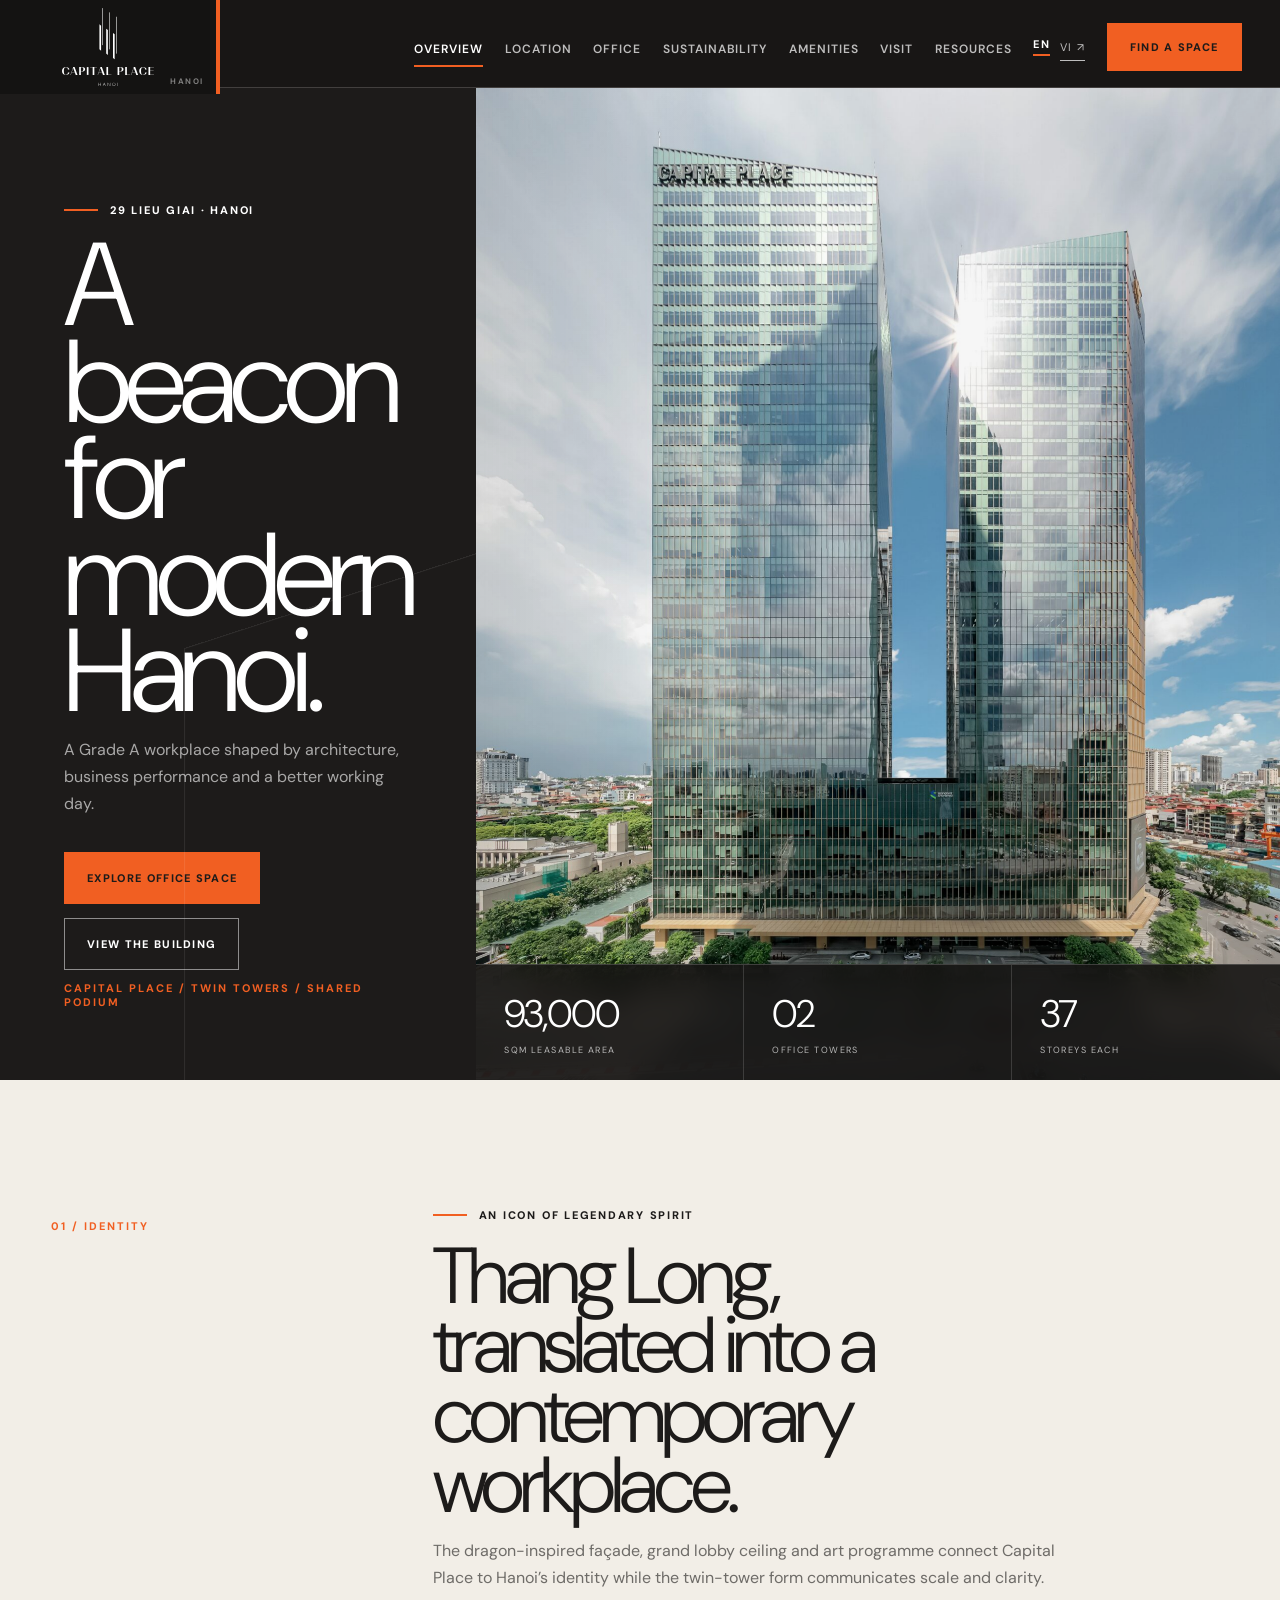
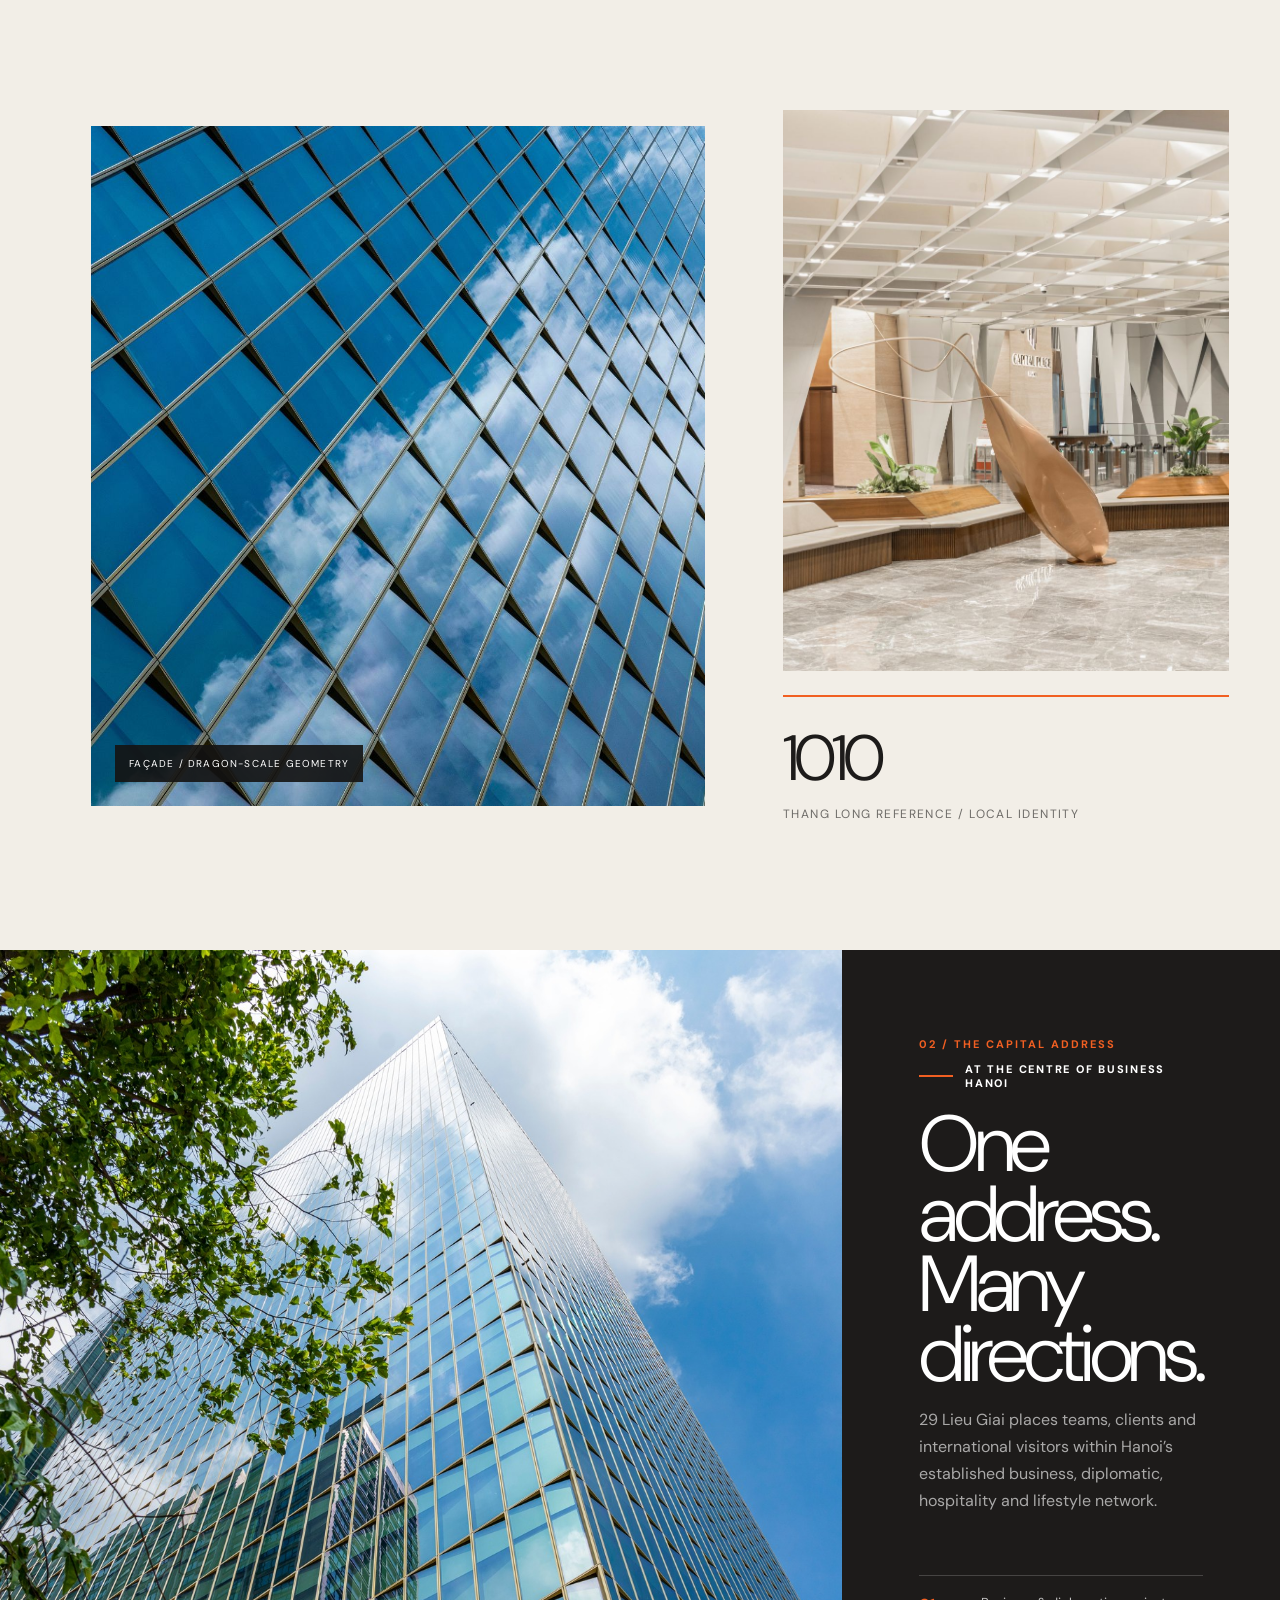
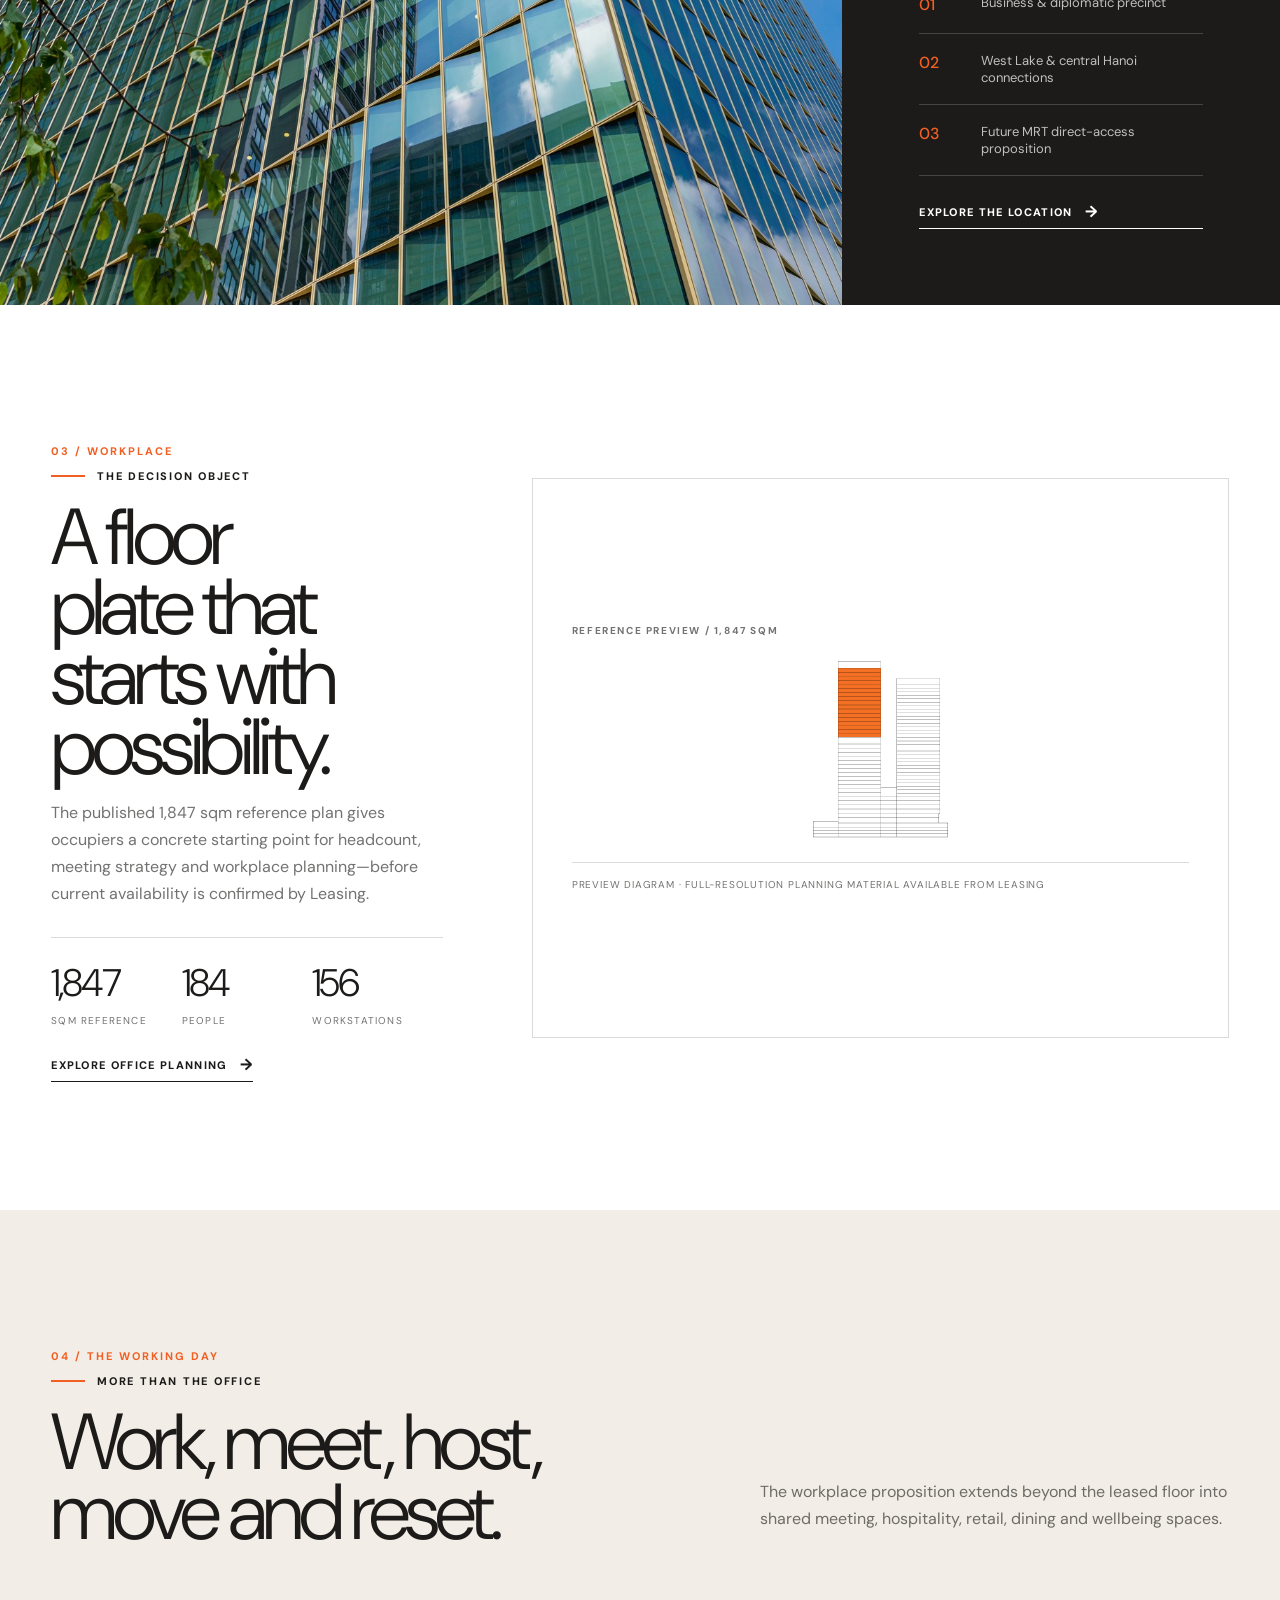
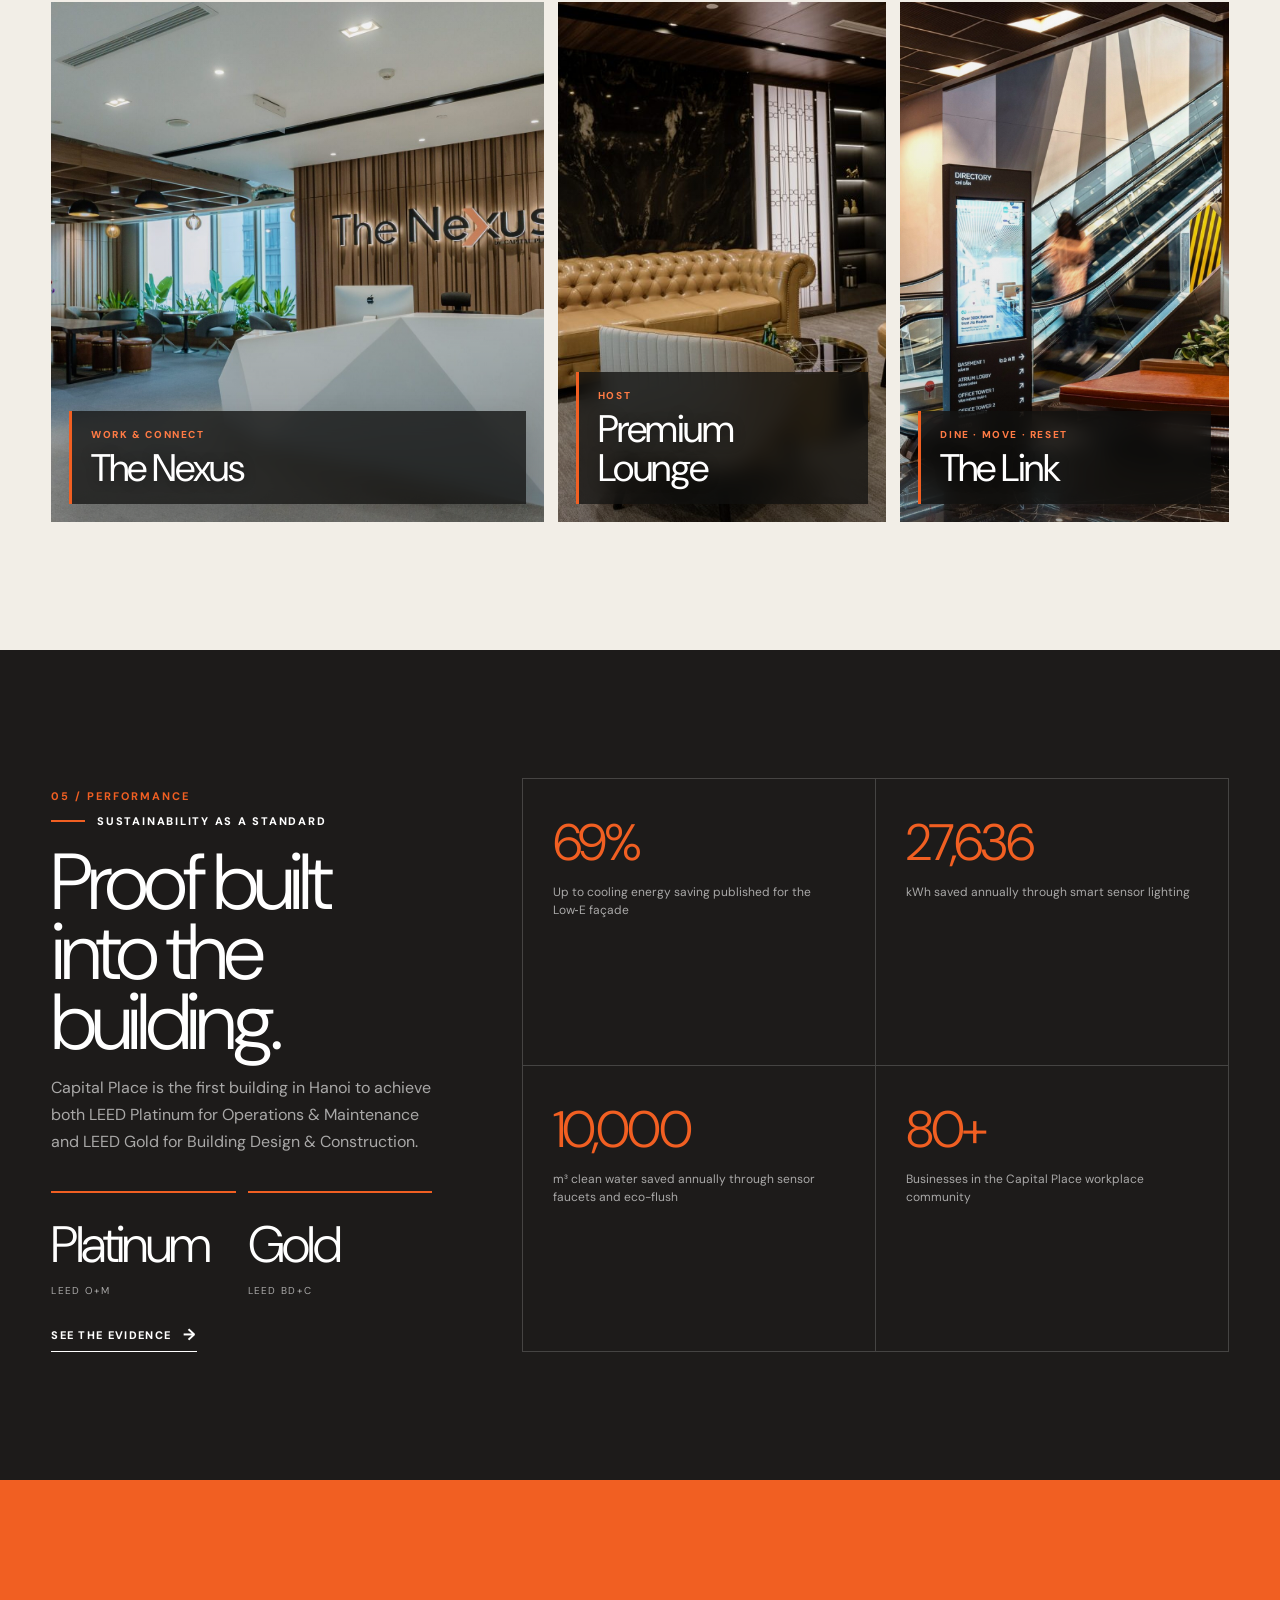
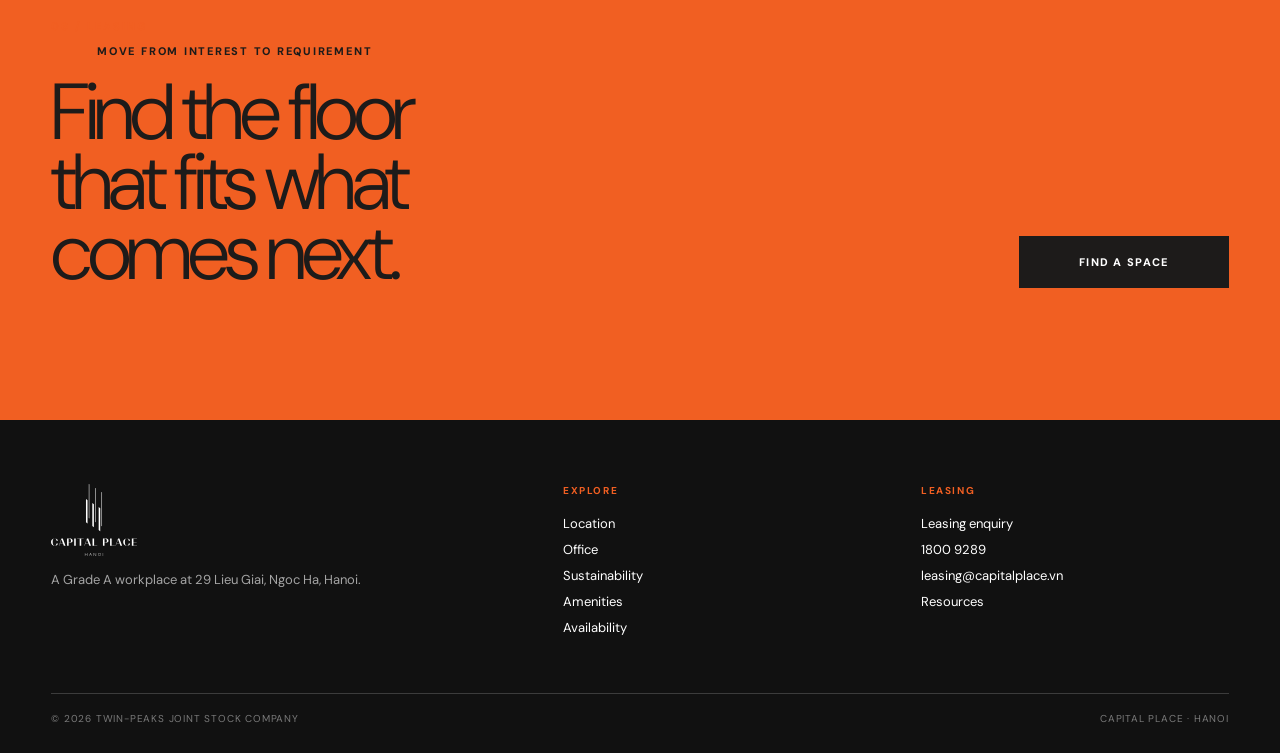
<file: index.html>
<!doctype html>
<html lang="en">
<head>
  <meta charset="UTF-8" />
  <meta name="viewport" content="width=device-width, initial-scale=1.0, viewport-fit=cover" />
  <title>Capital Place Hanoi — A Beacon for Modern Hanoi</title>
  <meta name="description" content="Capital Place is a Grade A workplace at 29 Lieu Giai, Hanoi: two 37-storey towers, 93,000 sqm of leasable area, dual LEED credentials and flexible office floor plates." />
  <meta name="theme-color" content="#1d1b1a" />
  <link rel="preconnect" href="https://fonts.googleapis.com" />
  <link rel="preconnect" href="https://fonts.gstatic.com" crossorigin />
  <link href="https://fonts.googleapis.com/css2?family=DM+Sans:wght@300;400;500;600;700&display=swap" rel="stylesheet" />
  <link rel="preload" as="image" href="assets/images/official/capital-place-towers.jpg" />
  <link rel="stylesheet" href="assets/capital-v6.css?v=20260901-3" />
  <link rel="stylesheet" href="assets/capital-v6-responsive.css?v=20260901-1" />
  <link rel="stylesheet" href="assets/capital-v6-cta-contrast.css?v=20260901-1" />
</head>
<body class="cp6">
<a class="skip-link" href="#main-content">Skip to content</a>
<header class="cp6-nav">
  <div class="cp6-nav-inner">
    <a class="cp6-brand" href="index.html" aria-label="Capital Place Hanoi home"><img src="assets/brand/capital-place-logo.svg" alt="Capital Place Hanoi" width="89" height="75" /></a>
    <nav class="cp6-nav-links" aria-label="Primary navigation">
      <a href="index.html">Overview</a><a href="location.html">Location</a><a href="office.html">Office</a><a href="sustainability.html">Sustainability</a><a href="amenities.html">Amenities</a><a href="visit.html">Visit</a><a href="resources.html">Resources</a>
      <span class="cp6-lang"><strong>EN</strong><a href="https://capitalplace.com.vn/vi/trang-chu/" target="_blank" rel="noopener">VI ↗</a></span>
      <a class="cp6-nav-cta" href="availability.html">Find a Space</a>
    </nav>
    <button class="cp6-menu" type="button" aria-label="Open navigation" aria-controls="primary-nav"><span></span></button>
  </div>
</header>

<main id="main-content">
  <section class="cp6-hero">
    <div class="cp6-hero-copy">
      <div>
        <p class="cp6-kicker">29 Lieu Giai · Hanoi</p>
        <h1 class="cp6-display">A beacon for modern Hanoi.</h1>
        <p class="cp6-copy light">A Grade A workplace shaped by architecture, business performance and a better working day.</p>
        <div class="cp6-hero-actions"><a class="cp6-primary" href="availability.html">Explore office space</a><a class="cp6-secondary" href="office.html">View the building</a></div>
      </div>
      <p class="cp6-index">Capital Place / Twin towers / Shared podium</p>
    </div>
    <div class="cp6-hero-media">
      <img src="assets/images/official/capital-place-towers.jpg" alt="Capital Place twin towers rising above Hanoi" width="1595" height="2048" fetchpriority="high" />
      <div class="cp6-hero-facts" aria-label="Capital Place key facts">
        <span><strong>93,000</strong><small>sqm leasable area</small></span><span><strong>02</strong><small>office towers</small></span><span><strong>37</strong><small>storeys each</small></span>
      </div>
    </div>
  </section>

  <section class="cp6-section paper" id="identity">
    <div class="container">
      <div class="cp6-intro-grid cp6-reveal">
        <div><p class="cp6-index">01 / Identity</p></div>
        <div><p class="cp6-kicker">An icon of legendary spirit</p><h2 class="cp6-h2">Thang Long, translated into a contemporary workplace.</h2><p class="cp6-copy">The dragon-inspired façade, grand lobby ceiling and art programme connect Capital Place to Hanoi’s identity while the twin-tower form communicates scale and clarity.</p></div>
      </div>
      <div class="cp6-story-grid cp6-reveal">
        <figure class="cp6-story-main"><img src="assets/images/official/architecture-facade-official.jpg" alt="Dragon-inspired façade detail at Capital Place" loading="eager" /><figcaption>Façade / dragon-scale geometry</figcaption></figure>
        <div class="cp6-story-side">
          <figure><img src="assets/images/official/architecture-lobby-official.jpg" alt="Grand Lobby at Capital Place" loading="eager" /></figure>
          <div class="cp6-story-note"><strong>1010</strong><span>Thang Long reference / local identity</span></div>
        </div>
      </div>
    </div>
  </section>

  <section class="cp6-address-grid" id="location">
    <div class="cp6-address-media"><img src="assets/images/location/context-map.png" alt="Capital Place in the Hanoi business and diplomatic district" loading="eager" /></div>
    <div class="cp6-address-copy cp6-reveal">
      <p class="cp6-index">02 / The Capital Address</p><p class="cp6-kicker">At the centre of business Hanoi</p><h2 class="cp6-h2">One address. Many directions.</h2><p class="cp6-copy light">29 Lieu Giai places teams, clients and international visitors within Hanoi’s established business, diplomatic, hospitality and lifestyle network.</p>
      <div class="cp6-address-list"><div><b>01</b><span>Business & diplomatic precinct</span></div><div><b>02</b><span>West Lake & central Hanoi connections</span></div><div><b>03</b><span>Future MRT direct-access proposition</span></div></div>
      <a class="cp6-link" href="location.html">Explore the location</a>
    </div>
  </section>

  <section class="cp6-section" id="workplace">
    <div class="container cp6-floor-grid">
      <div class="cp6-reveal"><p class="cp6-index">03 / Workplace</p><p class="cp6-kicker">The decision object</p><h2 class="cp6-h2">A floor plate that starts with possibility.</h2><p class="cp6-copy">The published 1,847 sqm reference plan gives occupiers a concrete starting point for headcount, meeting strategy and workplace planning—before current availability is confirmed by Leasing.</p><div class="cp6-floor-stats"><span><strong>1,847</strong><small>sqm reference</small></span><span><strong>184</strong><small>people</small></span><span><strong>156</strong><small>workstations</small></span></div><a class="cp6-link" href="office.html">Explore office planning</a></div>
      <div class="cp6-floor-sheet cp6-reveal"><img src="assets/images/official/floor-standard.png" alt="Published reference floor plan for Capital Place" loading="eager" /></div>
    </div>
  </section>

  <section class="cp6-section paper" id="experience">
    <div class="container">
      <div class="cp6-experience-head cp6-reveal"><div><p class="cp6-index">04 / The Working Day</p><p class="cp6-kicker">More than the office</p><h2 class="cp6-h2">Work, meet, host, move and reset.</h2></div><p class="cp6-copy">The workplace proposition extends beyond the leased floor into shared meeting, hospitality, retail, dining and wellbeing spaces.</p></div>
      <div class="cp6-experience-grid cp6-reveal">
        <a class="cp6-experience-card" href="amenities.html"><img src="assets/images/official/the-nexus.jpg" alt="The Nexus at Capital Place" loading="eager" /><div><small>Work & connect</small><h3>The Nexus</h3></div></a>
        <a class="cp6-experience-card" href="amenities.html"><img src="assets/images/official/premium-lounge.jpeg" alt="Premium Lounge at Capital Place" loading="eager" /><div><small>Host</small><h3>Premium Lounge</h3></div></a>
        <a class="cp6-experience-card" href="amenities.html#the-link"><img src="assets/images/official/the-link.jpg" alt="The Link at Capital Place" loading="eager" /><div><small>Dine · Move · Reset</small><h3>The Link</h3></div></a>
      </div>
    </div>
  </section>

  <section class="cp6-section dark" id="sustainability">
    <div class="container cp6-esg-grid">
      <div class="cp6-reveal"><p class="cp6-index">05 / Performance</p><p class="cp6-kicker">Sustainability as a standard</p><h2 class="cp6-h2">Proof built into the building.</h2><p class="cp6-copy light">Capital Place is the first building in Hanoi to achieve both LEED Platinum for Operations & Maintenance and LEED Gold for Building Design & Construction.</p><div class="cp6-cert-row"><div class="cp6-cert"><strong>Platinum</strong><span>LEED O+M</span></div><div class="cp6-cert"><strong>Gold</strong><span>LEED BD+C</span></div></div><a class="cp6-link" href="sustainability.html">See the evidence</a></div>
      <div class="cp6-evidence cp6-reveal"><article><strong>69%</strong><span>Up to cooling energy saving published for the Low‑E façade</span></article><article><strong>27,636</strong><span>kWh saved annually through smart sensor lighting</span></article><article><strong>10,000</strong><span>m³ clean water saved annually through sensor faucets and eco-flush</span></article><article><strong>80+</strong><span>Businesses in the Capital Place workplace community</span></article></div>
    </div>
  </section>

  <section class="cp6-section orange" id="leasing">
    <div class="container cp6-leasing-band cp6-reveal"><div><p class="cp6-index">06 / Leasing</p><p class="cp6-kicker">Move from interest to requirement</p><h2 class="cp6-h2">Find the floor that fits what comes next.</h2></div><a class="cp6-primary" href="availability.html">Find a Space</a></div>
  </section>
</main>

<footer class="cp6-footer">
  <div class="cp6-footer-inner"><div class="cp6-footer-logo"><img src="assets/brand/capital-place-logo.svg" alt="Capital Place Hanoi" /><p>A Grade A workplace at 29 Lieu Giai, Ngoc Ha, Hanoi.</p></div><div><h4>Explore</h4><a href="location.html">Location</a><a href="office.html">Office</a><a href="sustainability.html">Sustainability</a><a href="amenities.html">Amenities</a><a href="availability.html">Availability</a></div><div><h4>Leasing</h4><a href="leasing.html">Leasing enquiry</a><a href="tel:18009289">1800 9289</a><a href="mailto:leasing@capitalplace.vn">leasing@capitalplace.vn</a><a href="resources.html">Resources</a></div></div>
  <div class="cp6-footer-bottom"><span>© 2026 Twin-Peaks Joint Stock Company</span><span>Capital Place · Hanoi</span></div>
</footer>
<script src="assets/capital-v6.js?v=20260901-2&motion=20260915-1"></script>
</body>
</html>
</file>
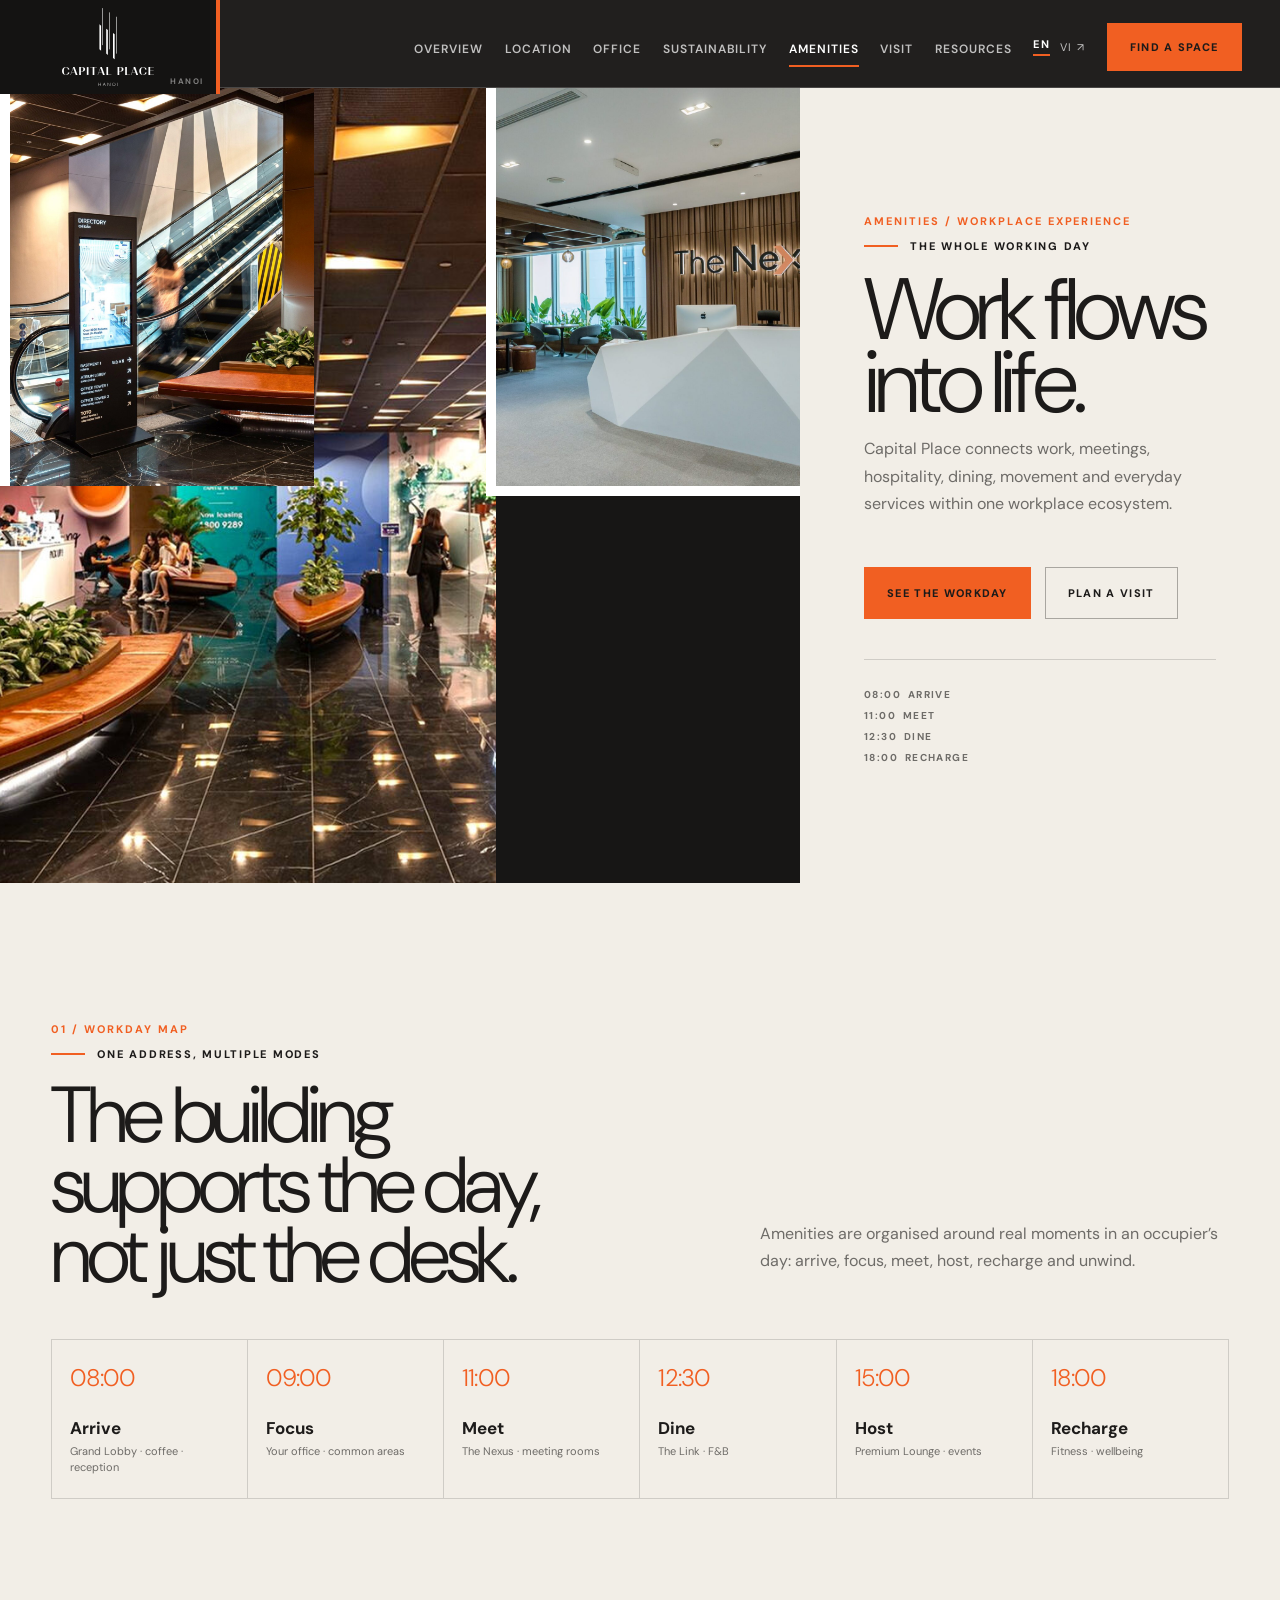
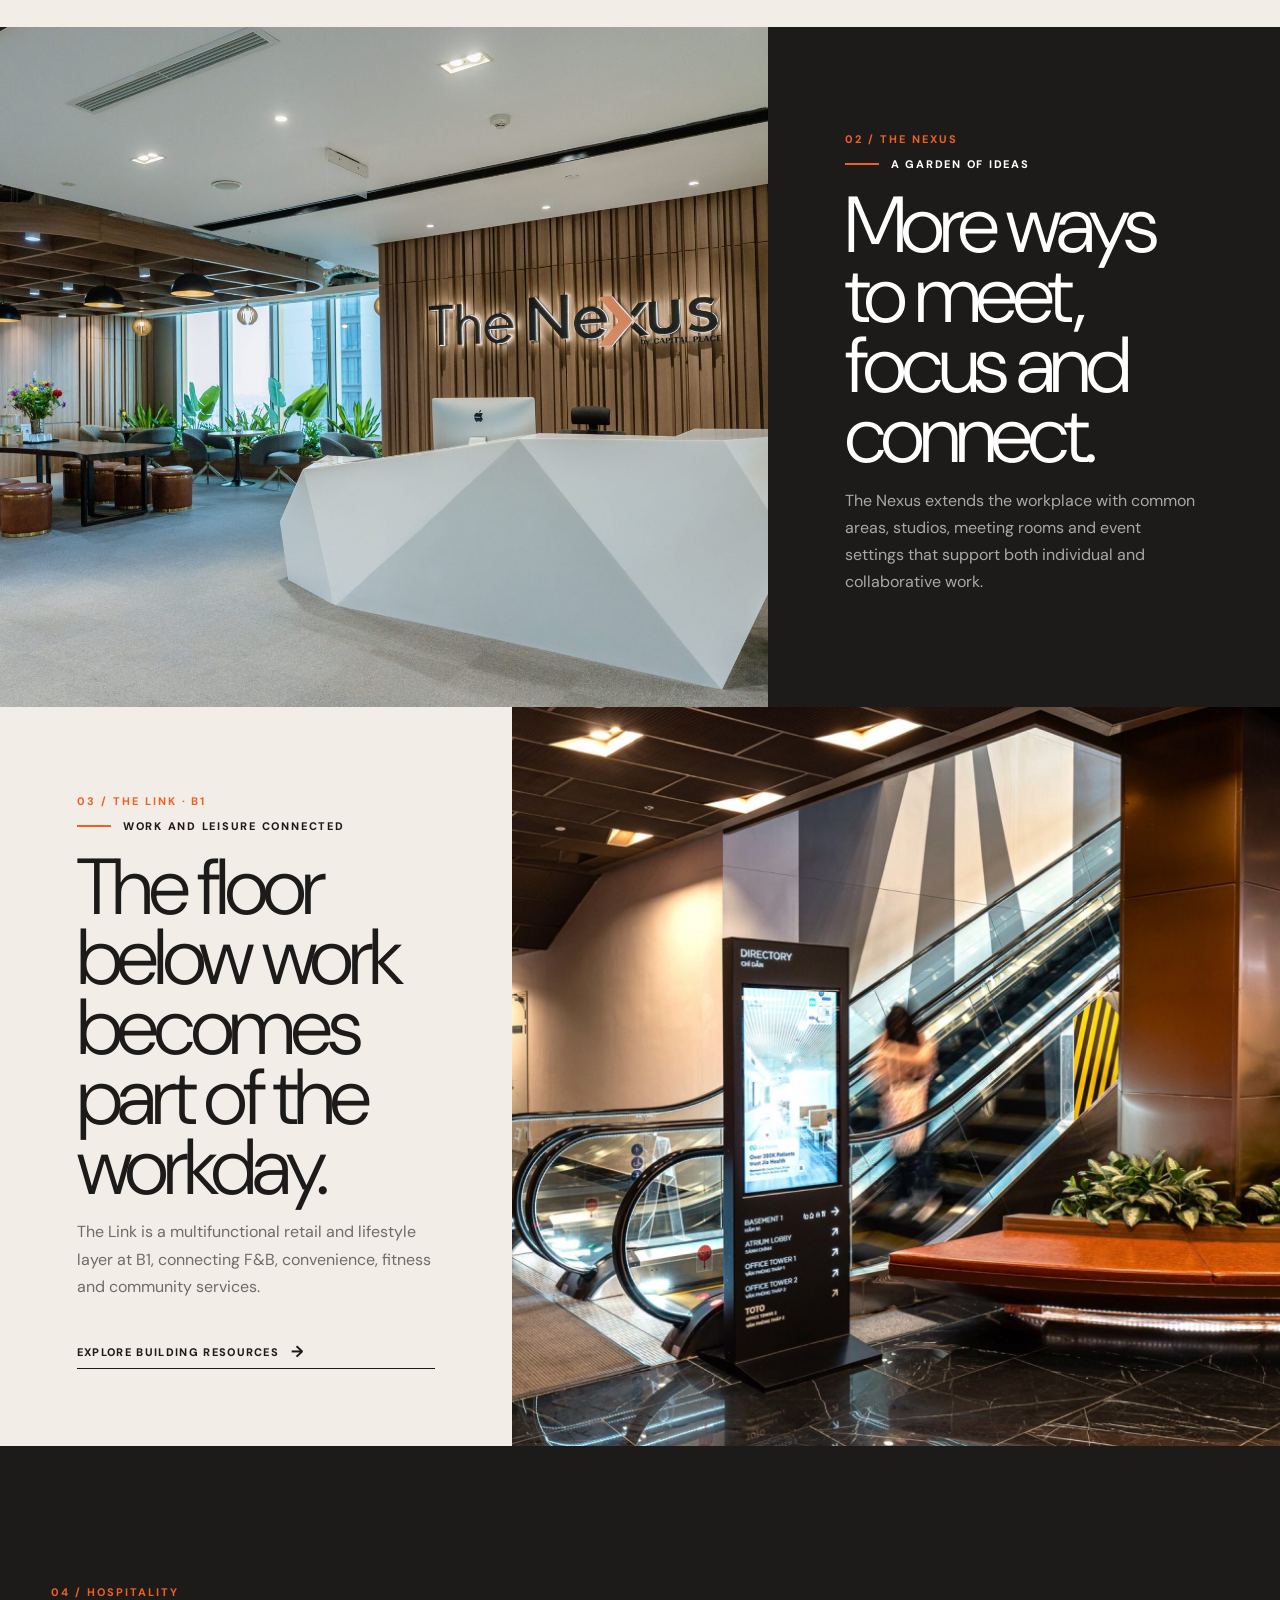
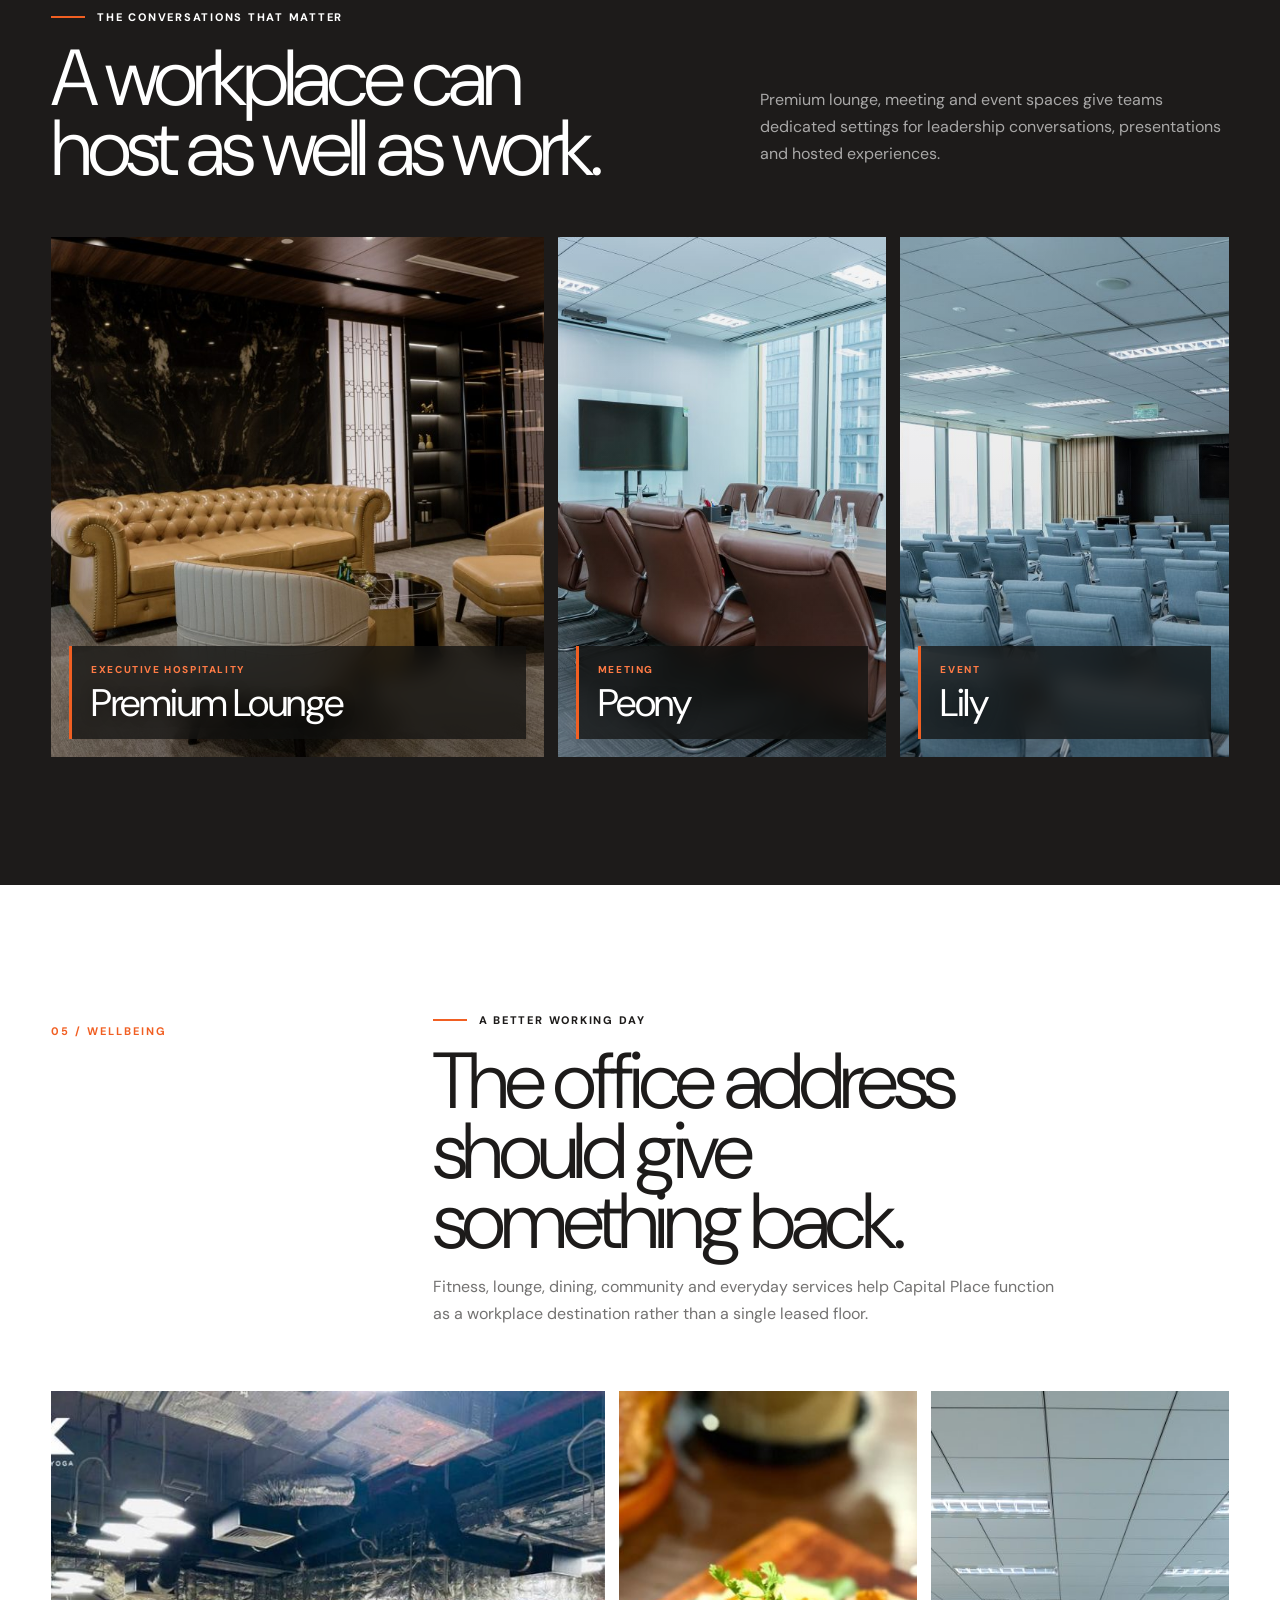
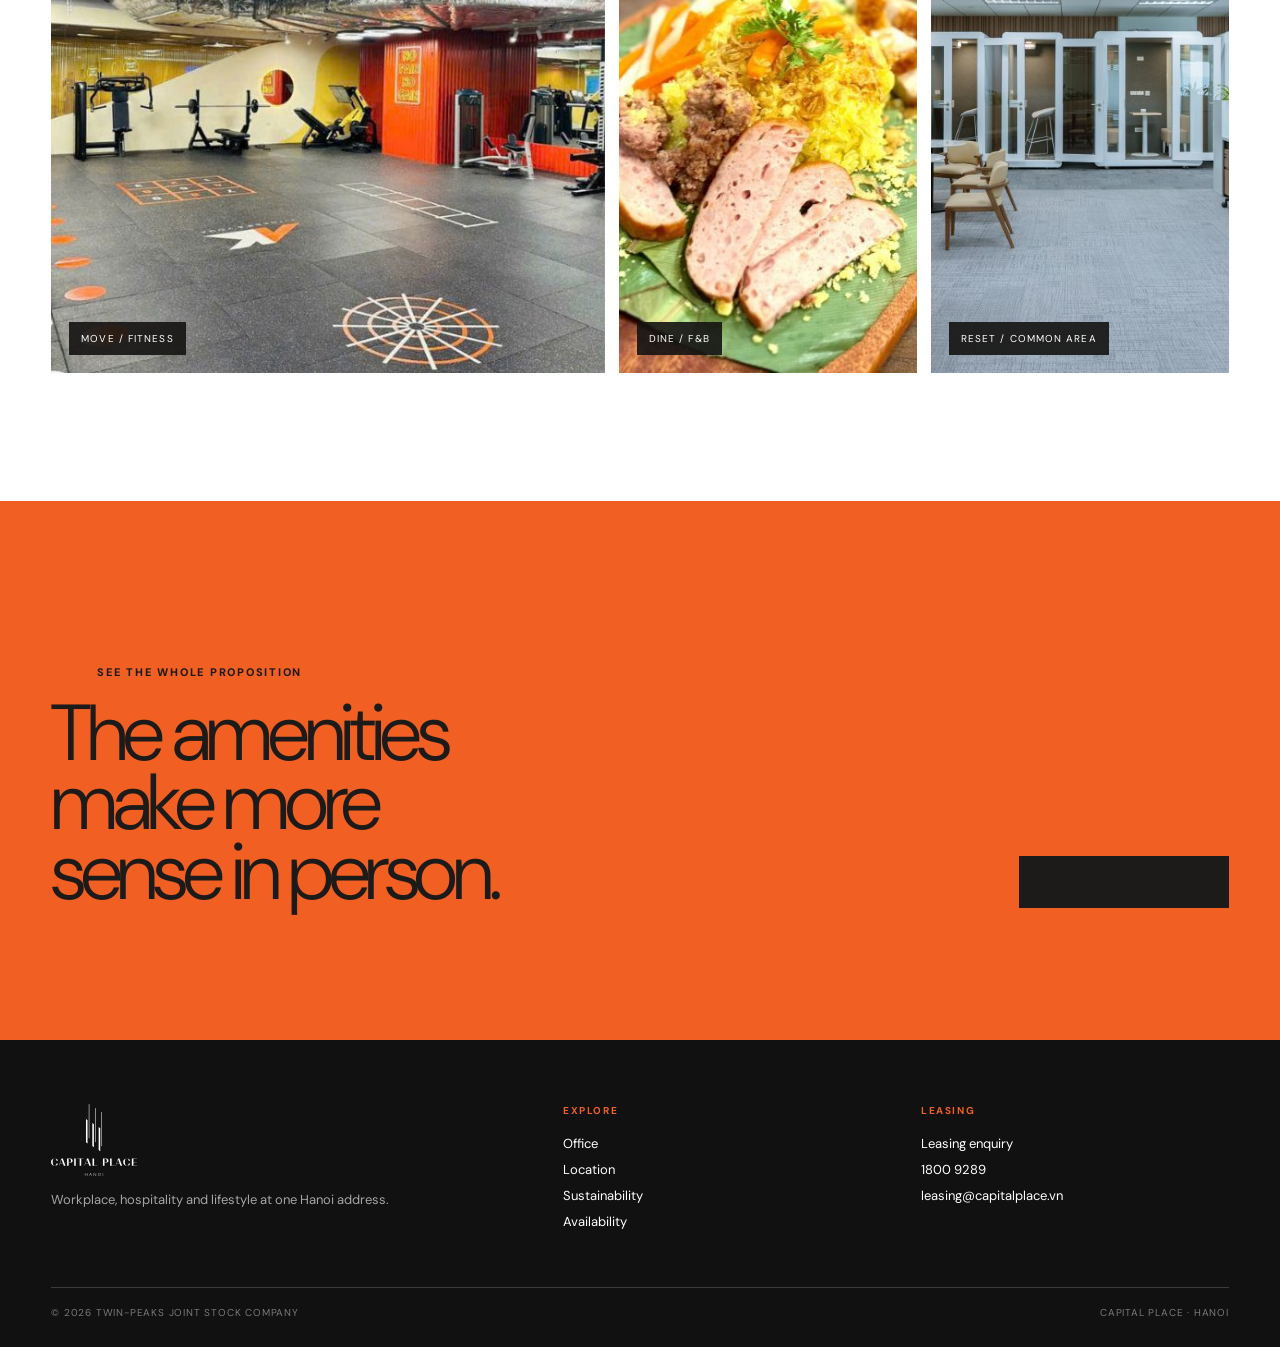
<file: amenities.html>
<!doctype html>
<html lang="en">
<head>
  <meta charset="UTF-8" /><meta name="viewport" content="width=device-width, initial-scale=1.0, viewport-fit=cover" />
  <title>Amenities — Capital Place Hanoi</title>
  <meta name="description" content="Explore Capital Place amenities: The Link at B1, The Nexus, meeting and event spaces, premium lounge, fitness, dining and workplace services." />
  <meta name="theme-color" content="#1d1b1a" />
  <link rel="preconnect" href="https://fonts.googleapis.com" /><link rel="preconnect" href="https://fonts.gstatic.com" crossorigin />
  <link href="https://fonts.googleapis.com/css2?family=DM+Sans:wght@300;400;500;600;700&display=swap" rel="stylesheet" />
  <link rel="preload" as="image" href="assets/images/official/amenities-hero.jpg" />
  <link rel="stylesheet" href="assets/capital-v6.css?v=20260901-3" />
  <link rel="stylesheet" href="assets/capital-v6-responsive.css?v=20260901-1" />
</head>
<body class="cp6">
<a class="skip-link" href="#main-content">Skip to content</a>
<header class="cp6-nav"><div class="cp6-nav-inner"><a class="cp6-brand" href="index.html" aria-label="Capital Place Hanoi home"><img src="assets/brand/capital-place-logo.svg" alt="Capital Place Hanoi" /></a><nav class="cp6-nav-links" aria-label="Primary navigation"><a href="index.html">Overview</a><a href="location.html">Location</a><a href="office.html">Office</a><a href="sustainability.html">Sustainability</a><a href="amenities.html">Amenities</a><a href="visit.html">Visit</a><a href="resources.html">Resources</a><span class="cp6-lang"><strong>EN</strong><a href="https://capitalplace.com.vn/vi/amenities-2/" target="_blank" rel="noopener">VI ↗</a></span><a class="cp6-nav-cta" href="availability.html">Find a Space</a></nav><button class="cp6-menu" type="button" aria-label="Open navigation"><span></span></button></div></header>
<main id="main-content">
  <section class="cp6-page-hero dark"><div class="cp6-page-hero-copy"><p class="cp6-index">Amenities / Workplace experience</p><p class="cp6-kicker">The whole working day</p><h1 class="cp6-h1">Work flows into life.</h1><p class="cp6-copy light">Capital Place connects work, meetings, hospitality, dining, movement and everyday services within one workplace ecosystem.</p><div class="cp6-hero-actions"><a class="cp6-primary" href="#workday" data-scroll>See the workday</a><a class="cp6-secondary" href="visit.html">Plan a visit</a></div></div><div class="cp6-page-hero-media"><img src="assets/images/official/amenities-hero.jpg" alt="Capital Place amenities and arrival experience" fetchpriority="high" /></div></section>
  <section class="cp6-section paper" id="workday"><div class="container"><div class="cp6-experience-head cp6-reveal"><div><p class="cp6-index">01 / Workday map</p><p class="cp6-kicker">One address, multiple modes</p><h2 class="cp6-h2">The building supports the day, not just the desk.</h2></div><p class="cp6-copy">Amenities are organised around real moments in an occupier’s day: arrive, focus, meet, host, recharge and unwind.</p></div><div class="cp6-workday cp6-reveal"><article><time>08:00</time><strong>Arrive</strong><span>Grand Lobby · coffee · reception</span></article><article><time>09:00</time><strong>Focus</strong><span>Your office · common areas</span></article><article><time>11:00</time><strong>Meet</strong><span>The Nexus · meeting rooms</span></article><article><time>12:30</time><strong>Dine</strong><span>The Link · F&B</span></article><article><time>15:00</time><strong>Host</strong><span>Premium Lounge · events</span></article><article><time>18:00</time><strong>Recharge</strong><span>Fitness · wellbeing</span></article></div></div></section>
  <section class="cp6-feature-split" id="the-nexus"><div class="cp6-feature-media"><img src="assets/images/official/the-nexus.jpg" alt="The Nexus at Capital Place" loading="eager" /></div><div class="cp6-feature-copy cp6-reveal"><p class="cp6-index">02 / The Nexus</p><p class="cp6-kicker">A garden of ideas</p><h2 class="cp6-h2">More ways to meet, focus and connect.</h2><p class="cp6-copy light">The Nexus extends the workplace with common areas, studios, meeting rooms and event settings that support both individual and collaborative work.</p></div></section>
  <section class="cp6-feature-split reverse" id="the-link"><div class="cp6-feature-copy cp6-reveal"><p class="cp6-index">03 / The Link · B1</p><p class="cp6-kicker">Work and leisure connected</p><h2 class="cp6-h2">The floor below work becomes part of the workday.</h2><p class="cp6-copy">The Link is a multifunctional retail and lifestyle layer at B1, connecting F&B, convenience, fitness and community services.</p><a class="cp6-link" href="resources.html">Explore building resources</a></div><div class="cp6-feature-media"><img src="assets/images/official/the-link.jpg" alt="The Link retail and lifestyle area at Capital Place" loading="eager" /></div></section>
  <section class="cp6-section dark"><div class="container"><div class="cp6-experience-head cp6-reveal"><div><p class="cp6-index">04 / Hospitality</p><p class="cp6-kicker">The conversations that matter</p><h2 class="cp6-h2">A workplace can host as well as work.</h2></div><p class="cp6-copy light">Premium lounge, meeting and event spaces give teams dedicated settings for leadership conversations, presentations and hosted experiences.</p></div><div class="cp6-experience-grid cp6-reveal"><a class="cp6-experience-card" href="visit.html"><img src="assets/images/official/premium-lounge.jpeg" alt="Premium Lounge at Capital Place" loading="eager" /><div><small>Executive hospitality</small><h3>Premium Lounge</h3></div></a><a class="cp6-experience-card" href="visit.html"><img src="assets/images/official/peony-meeting-room.jpg" alt="Peony Meeting Room at Capital Place" loading="eager" /><div><small>Meeting</small><h3>Peony</h3></div></a><a class="cp6-experience-card" href="visit.html"><img src="assets/images/official/lily-event-space.jpeg" alt="Lily Event Space at Capital Place" loading="eager" /><div><small>Event</small><h3>Lily</h3></div></a></div></div></section>
  <section class="cp6-section"><div class="container"><div class="cp6-intro-grid cp6-reveal"><div><p class="cp6-index">05 / Wellbeing</p></div><div><p class="cp6-kicker">A better working day</p><h2 class="cp6-h2">The office address should give something back.</h2><p class="cp6-copy">Fitness, lounge, dining, community and everyday services help Capital Place function as a workplace destination rather than a single leased floor.</p></div></div><div class="cp6-surround-grid cp6-reveal"><figure><img src="assets/images/official/akademy-fitness.jpg" alt="Akademy Fitness at Capital Place" loading="eager" /><figcaption>Move / fitness</figcaption></figure><figure><img src="assets/images/official/dining.jpg" alt="Dining at Capital Place" loading="eager" /><figcaption>Dine / F&B</figcaption></figure><figure><img src="assets/images/official/common-area.jpg" alt="Common area at Capital Place" loading="eager" /><figcaption>Reset / common area</figcaption></figure></div></div></section>
  <section class="cp6-section orange"><div class="container cp6-leasing-band cp6-reveal"><div><p class="cp6-index">06 / Experience it</p><p class="cp6-kicker">See the whole proposition</p><h2 class="cp6-h2">The amenities make more sense in person.</h2></div><a class="cp6-primary" href="visit.html">Plan a Visit</a></div></section>
</main>
<footer class="cp6-footer"><div class="cp6-footer-inner"><div class="cp6-footer-logo"><img src="assets/brand/capital-place-logo.svg" alt="Capital Place Hanoi" /><p>Workplace, hospitality and lifestyle at one Hanoi address.</p></div><div><h4>Explore</h4><a href="office.html">Office</a><a href="location.html">Location</a><a href="sustainability.html">Sustainability</a><a href="availability.html">Availability</a></div><div><h4>Leasing</h4><a href="leasing.html">Leasing enquiry</a><a href="tel:18009289">1800 9289</a><a href="mailto:leasing@capitalplace.vn">leasing@capitalplace.vn</a></div></div><div class="cp6-footer-bottom"><span>© 2026 Twin-Peaks Joint Stock Company</span><span>Capital Place · Hanoi</span></div></footer>
<script src="assets/capital-v6.js?v=20260912-figma1"></script>
</body></html>
</file>
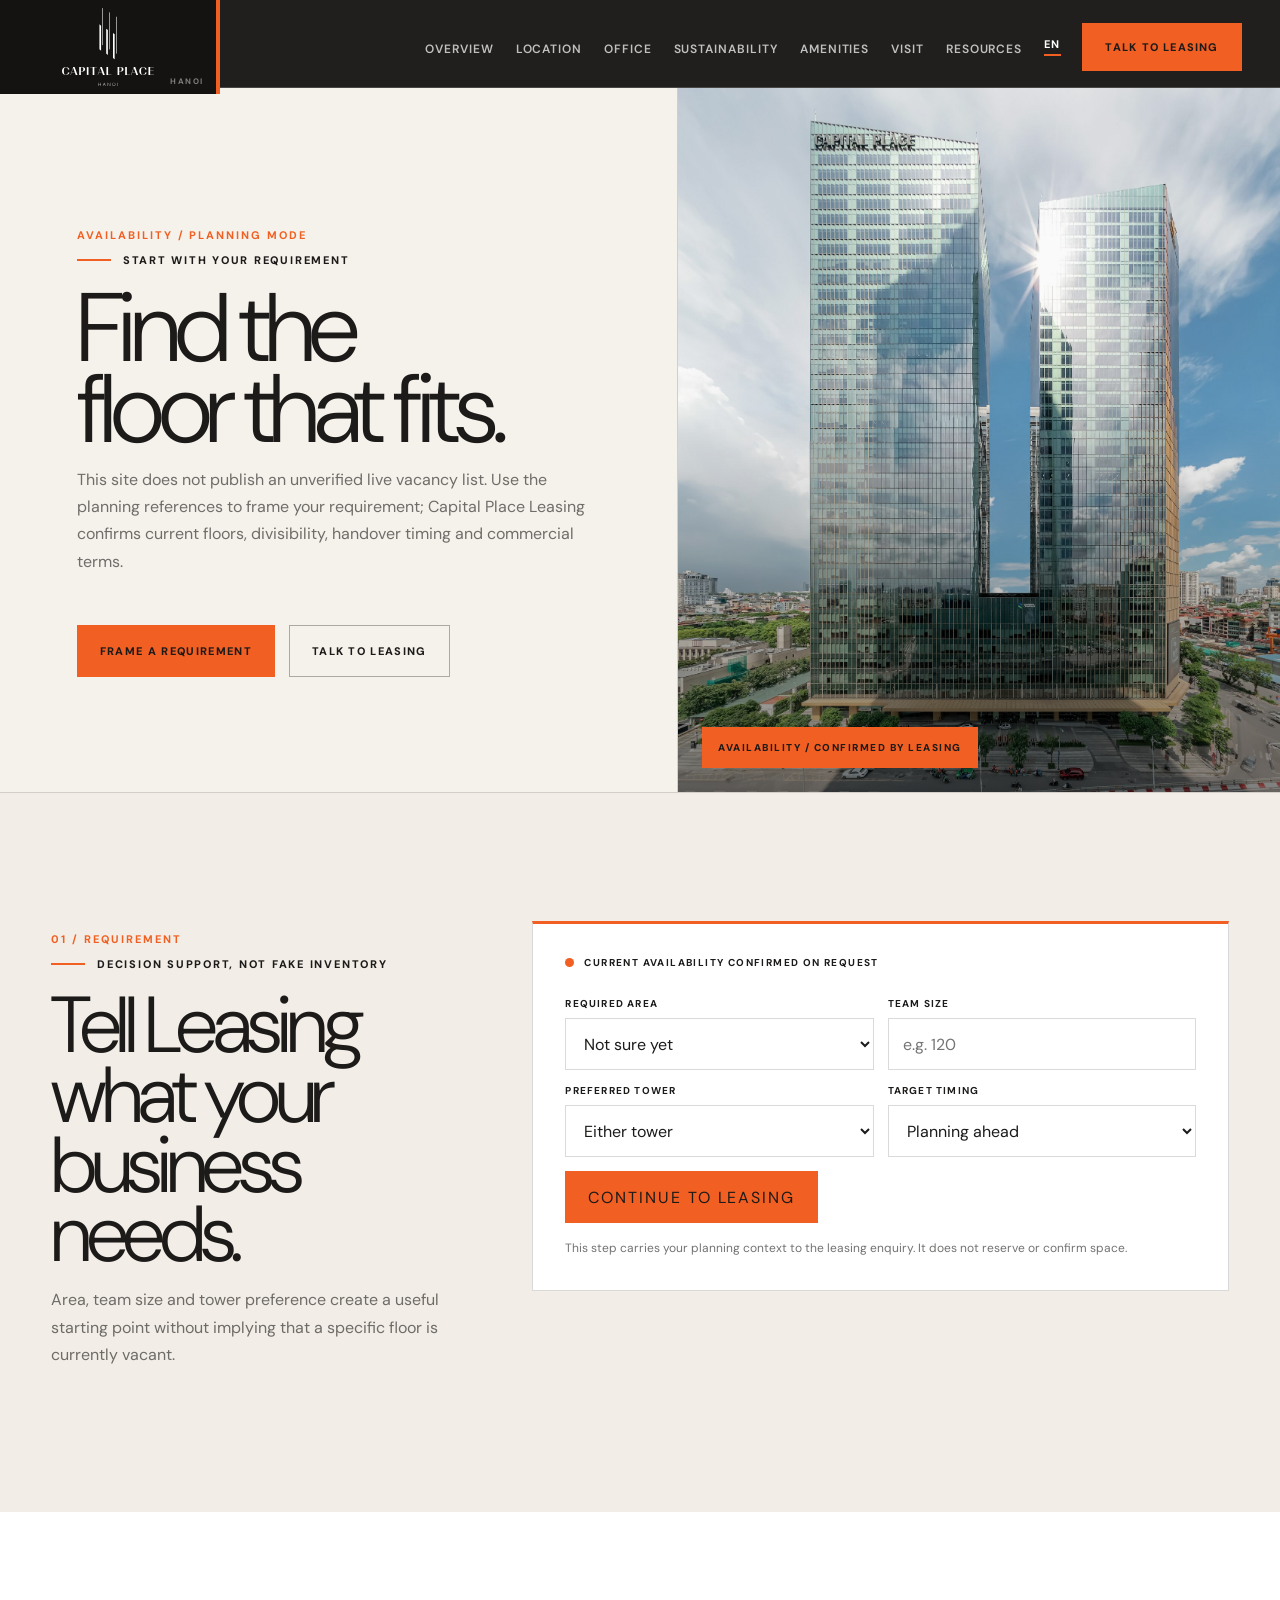
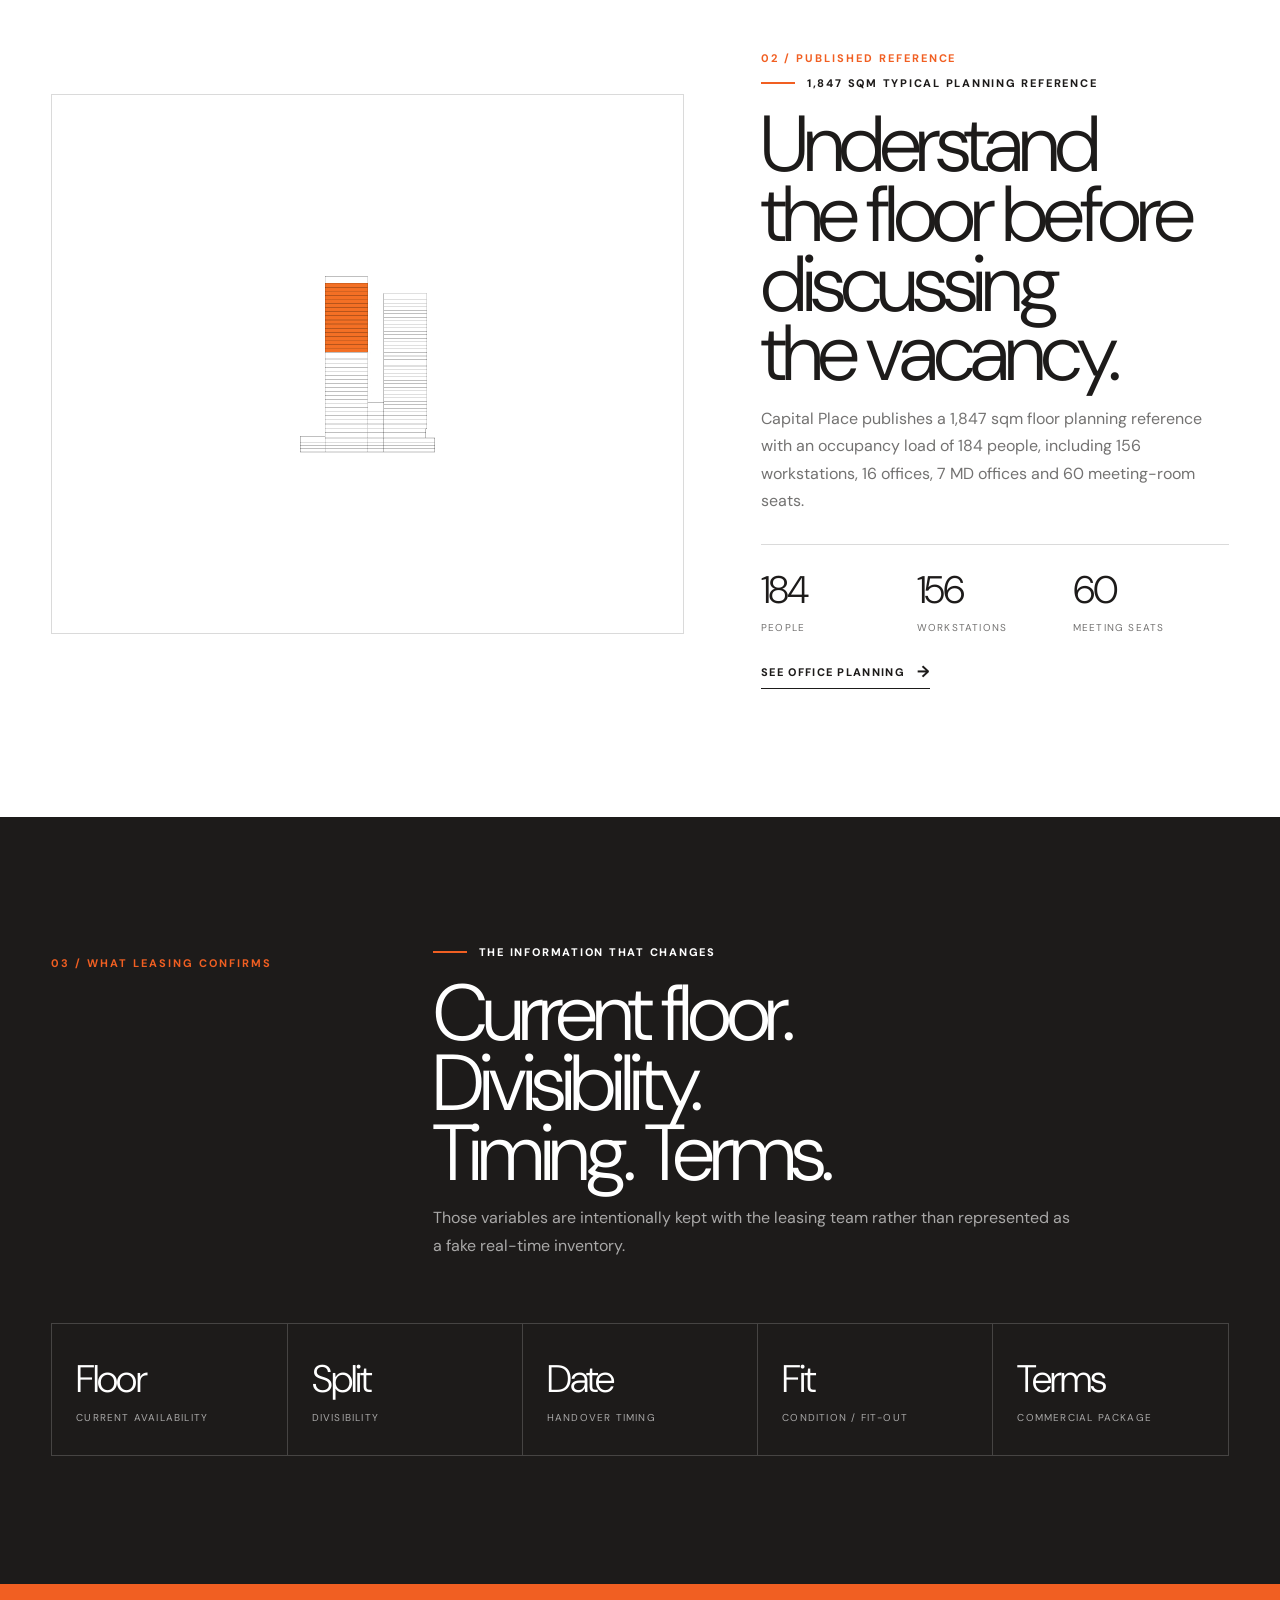
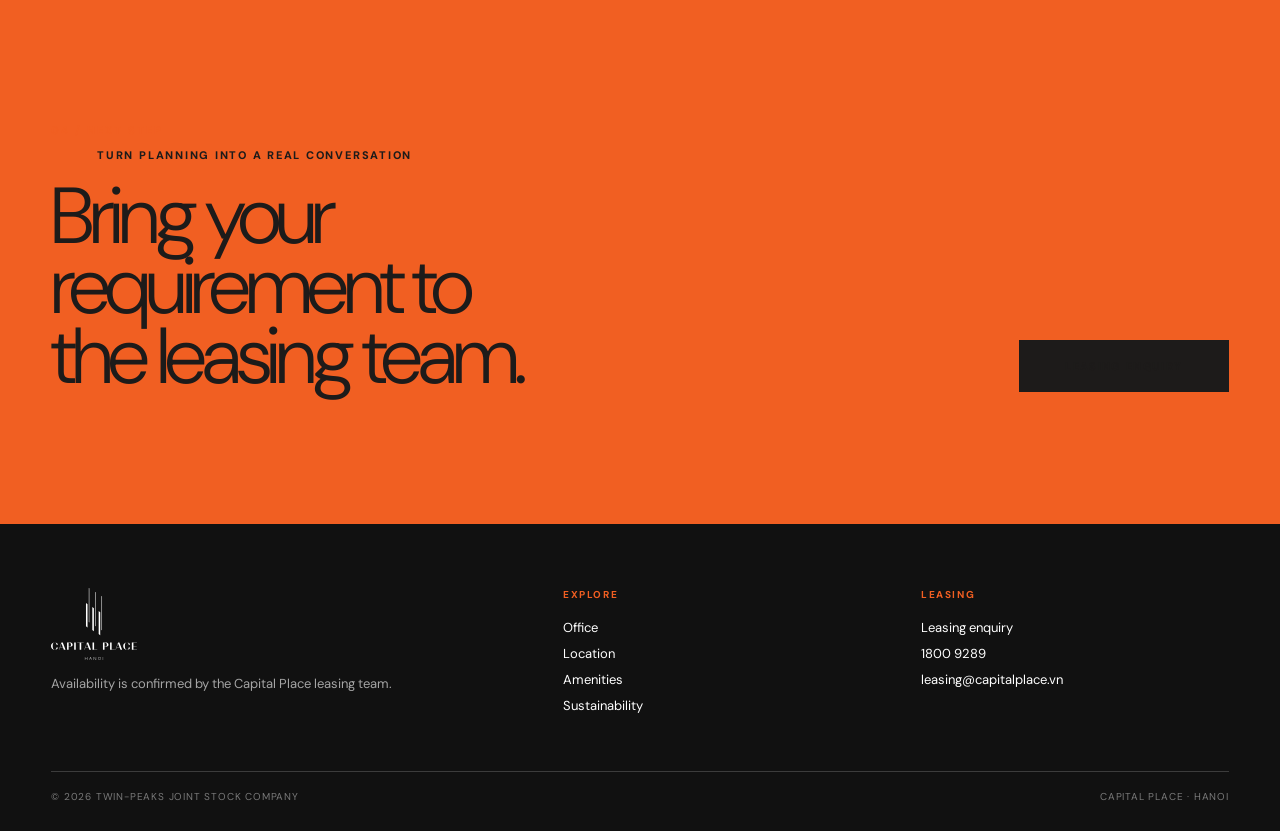
<file: availability.html>
<!doctype html>
<html lang="en">
<head>
  <meta charset="UTF-8" /><meta name="viewport" content="width=device-width, initial-scale=1.0, viewport-fit=cover" />
  <title>Availability — Capital Place Hanoi</title>
  <meta name="description" content="Frame your Capital Place office requirement using published planning references, then ask Leasing to confirm current floors, divisibility, handover timing and commercial terms." />
  <meta name="theme-color" content="#1d1b1a" />
  <link rel="preconnect" href="https://fonts.googleapis.com" /><link rel="preconnect" href="https://fonts.gstatic.com" crossorigin />
  <link href="https://fonts.googleapis.com/css2?family=DM+Sans:wght@300;400;500;600;700&display=swap" rel="stylesheet" />
  <link rel="preload" as="image" href="assets/images/official/capital-place-towers.jpg" />
  <link rel="stylesheet" href="assets/capital-v6.css?v=20260901-3" />
  <link rel="stylesheet" href="assets/capital-v6-responsive.css?v=20260901-1" />
</head>
<body class="cp6">
<a class="skip-link" href="#main-content">Skip to content</a>
<header class="cp6-nav"><div class="cp6-nav-inner"><a class="cp6-brand" href="index.html" aria-label="Capital Place Hanoi home"><img src="assets/brand/capital-place-logo.svg" alt="Capital Place Hanoi" /></a><nav class="cp6-nav-links" aria-label="Primary navigation"><a href="index.html">Overview</a><a href="location.html">Location</a><a href="office.html">Office</a><a href="sustainability.html">Sustainability</a><a href="amenities.html">Amenities</a><a href="visit.html">Visit</a><a href="resources.html">Resources</a><span class="cp6-lang"><strong>EN</strong></span><a class="cp6-nav-cta" href="leasing.html">Talk to Leasing</a></nav><button class="cp6-menu" type="button" aria-label="Open navigation"><span></span></button></div></header>
<main id="main-content">
  <section class="cp6-page-hero dark"><div class="cp6-page-hero-copy"><p class="cp6-index">Availability / Planning mode</p><p class="cp6-kicker">Start with your requirement</p><h1 class="cp6-h1">Find the floor that fits.</h1><p class="cp6-copy light">This site does not publish an unverified live vacancy list. Use the planning references to frame your requirement; Capital Place Leasing confirms current floors, divisibility, handover timing and commercial terms.</p><div class="cp6-hero-actions"><a class="cp6-primary" href="#requirement" data-scroll>Frame a requirement</a><a class="cp6-secondary" href="leasing.html">Talk to Leasing</a></div></div><div class="cp6-page-hero-media"><img src="assets/images/official/capital-place-towers.jpg" alt="Capital Place twin towers in Hanoi" fetchpriority="high" /></div></section>
  <section class="cp6-section paper" id="requirement"><div class="container cp6-availability-intro"><div class="cp6-reveal"><p class="cp6-index">01 / Requirement</p><p class="cp6-kicker">Decision support, not fake inventory</p><h2 class="cp6-h2">Tell Leasing what your business needs.</h2><p class="cp6-copy">Area, team size and tower preference create a useful starting point without implying that a specific floor is currently vacant.</p></div><div class="cp6-availability-panel cp6-reveal"><div class="cp6-status"><i></i><strong>Current availability confirmed on request</strong></div><form action="leasing.html" method="get" class="cp6-requirement-grid"><div class="cp6-field"><label for="area">Required area</label><select id="area" name="area"><option>Not sure yet</option><option>Under 500 m²</option><option>500–1,000 m²</option><option>1,000–2,000 m²</option><option>2,000+ m²</option></select></div><div class="cp6-field"><label for="team">Team size</label><input id="team" name="team" type="number" min="1" inputmode="numeric" placeholder="e.g. 120" /></div><div class="cp6-field"><label for="tower">Preferred tower</label><select id="tower" name="tower"><option>Either tower</option><option>Tower 01</option><option>Tower 02</option></select></div><div class="cp6-field"><label for="timeline">Target timing</label><select id="timeline" name="timeline"><option>Planning ahead</option><option>0–3 months</option><option>3–6 months</option><option>6–12 months</option></select></div><div class="cp6-field full"><button class="cp6-primary" type="submit">Continue to Leasing</button><p class="cp6-form-note">This step carries your planning context to the leasing enquiry. It does not reserve or confirm space.</p></div></form></div></div></section>
  <section class="cp6-section" id="published-reference"><div class="container cp6-plate-compare"><figure class="cp6-reveal"><img src="assets/images/official/floor-standard.png" alt="Capital Place published 1,847 sqm reference floor plan" loading="eager" /></figure><div class="cp6-reveal"><p class="cp6-index">02 / Published reference</p><p class="cp6-kicker">1,847 sqm typical planning reference</p><h2 class="cp6-h2">Understand the floor before discussing the vacancy.</h2><p class="cp6-copy">Capital Place publishes a 1,847 sqm floor planning reference with an occupancy load of 184 people, including 156 workstations, 16 offices, 7 MD offices and 60 meeting-room seats.</p><div class="cp6-floor-stats"><span><strong>184</strong><small>people</small></span><span><strong>156</strong><small>workstations</small></span><span><strong>60</strong><small>meeting seats</small></span></div><a class="cp6-link" href="office.html#floorplate">See office planning</a></div></div></section>
  <section class="cp6-section dark"><div class="container"><div class="cp6-intro-grid cp6-reveal"><div><p class="cp6-index">03 / What Leasing confirms</p></div><div><p class="cp6-kicker">The information that changes</p><h2 class="cp6-h2">Current floor. Divisibility. Timing. Terms.</h2><p class="cp6-copy light">Those variables are intentionally kept with the leasing team rather than represented as a fake real-time inventory.</p></div></div><div class="cp6-spec-band cp6-reveal" style="border-color:rgba(255,255,255,.18)"><div style="border-color:rgba(255,255,255,.18)"><strong style="color:#fff">Floor</strong><span style="color:rgba(255,255,255,.62)">current availability</span></div><div style="border-color:rgba(255,255,255,.18)"><strong style="color:#fff">Split</strong><span style="color:rgba(255,255,255,.62)">divisibility</span></div><div style="border-color:rgba(255,255,255,.18)"><strong style="color:#fff">Date</strong><span style="color:rgba(255,255,255,.62)">handover timing</span></div><div style="border-color:rgba(255,255,255,.18)"><strong style="color:#fff">Fit</strong><span style="color:rgba(255,255,255,.62)">condition / fit-out</span></div><div style="border-color:rgba(255,255,255,.18)"><strong style="color:#fff">Terms</strong><span style="color:rgba(255,255,255,.62)">commercial package</span></div></div></div></section>
  <section class="cp6-section orange"><div class="container cp6-leasing-band cp6-reveal"><div><p class="cp6-index">04 / Next step</p><p class="cp6-kicker">Turn planning into a real conversation</p><h2 class="cp6-h2">Bring your requirement to the leasing team.</h2></div><a class="cp6-primary" href="leasing.html">Leasing Enquiry</a></div></section>
</main>
<footer class="cp6-footer"><div class="cp6-footer-inner"><div class="cp6-footer-logo"><img src="assets/brand/capital-place-logo.svg" alt="Capital Place Hanoi" /><p>Availability is confirmed by the Capital Place leasing team.</p></div><div><h4>Explore</h4><a href="office.html">Office</a><a href="location.html">Location</a><a href="amenities.html">Amenities</a><a href="sustainability.html">Sustainability</a></div><div><h4>Leasing</h4><a href="leasing.html">Leasing enquiry</a><a href="tel:18009289">1800 9289</a><a href="mailto:leasing@capitalplace.vn">leasing@capitalplace.vn</a></div></div><div class="cp6-footer-bottom"><span>© 2026 Twin-Peaks Joint Stock Company</span><span>Capital Place · Hanoi</span></div></footer>
<script src="assets/capital-v6.js?v=20260912-figma1"></script>
</body></html>
</file>
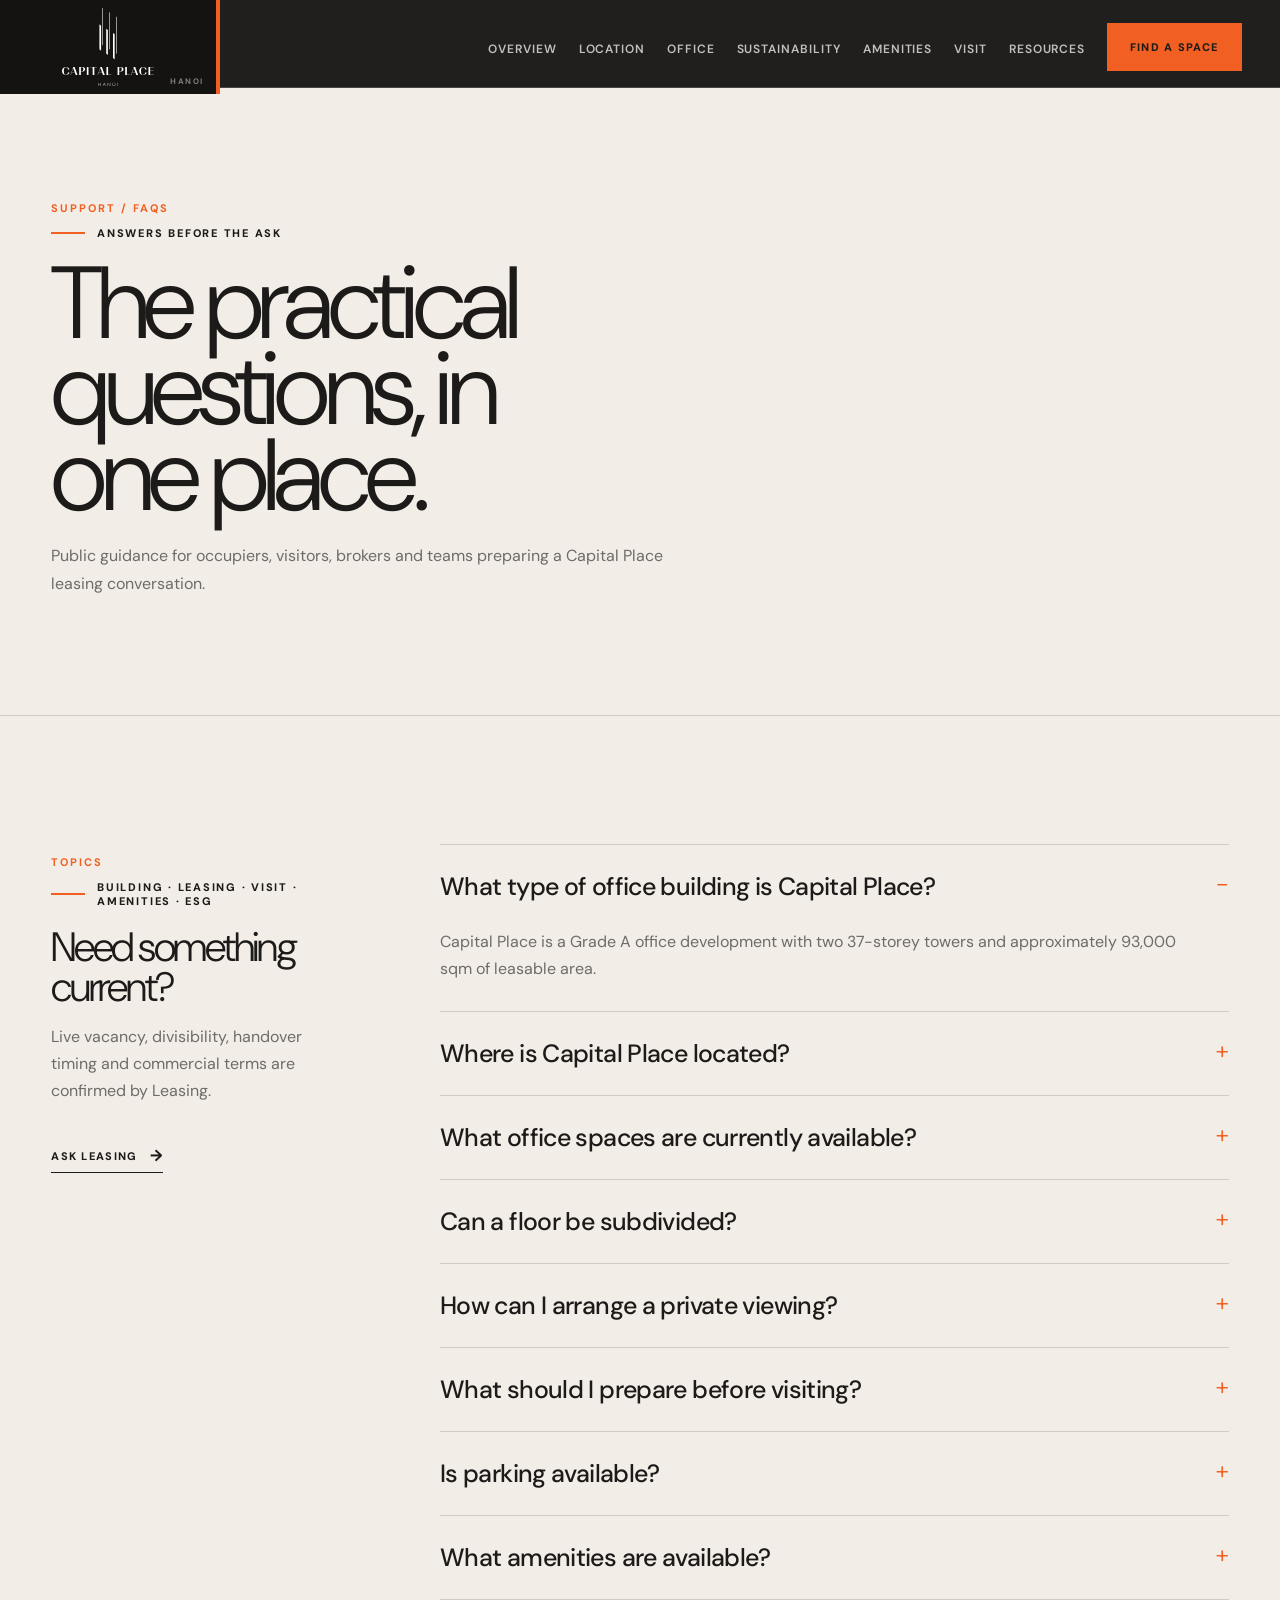
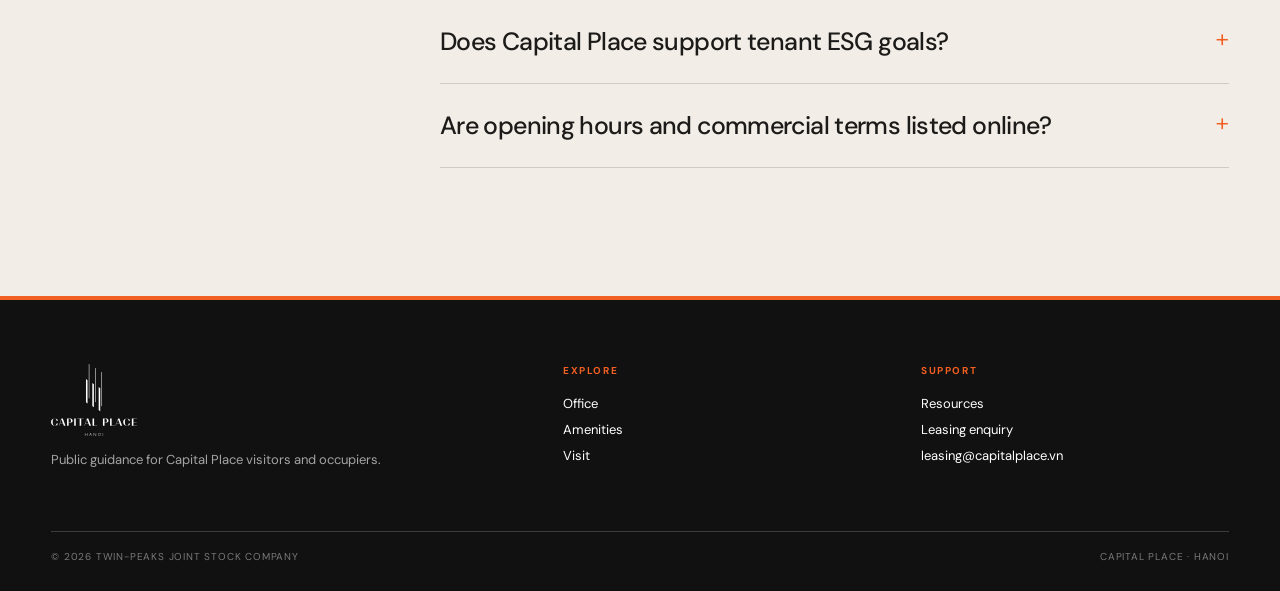
<file: faq.html>
<!doctype html><html lang="en"><head><meta charset="UTF-8"/><meta name="viewport" content="width=device-width, initial-scale=1.0, viewport-fit=cover"/><title>FAQs — Capital Place Hanoi</title><meta name="description" content="Answers about Capital Place building information, office leasing, viewings, amenities, operating hours, parking and sustainability."/><meta name="theme-color" content="#1d1b1a"/><link rel="preconnect" href="https://fonts.googleapis.com"/><link rel="preconnect" href="https://fonts.gstatic.com" crossorigin/><link href="https://fonts.googleapis.com/css2?family=DM+Sans:wght@300;400;500;600;700&display=swap" rel="stylesheet"/><link rel="stylesheet" href="assets/capital-v6.css?v=20260901-1"/><link rel="stylesheet" href="assets/capital-v6-utility.css?v=20260901-1"/><link rel="stylesheet" href="assets/capital-v6-responsive.css?v=20260901-1"/></head><body class="cp6"><a class="skip-link" href="#main-content">Skip to content</a><header class="cp6-nav"><div class="cp6-nav-inner"><a class="cp6-brand" href="index.html" aria-label="Capital Place Hanoi home"><img src="assets/brand/capital-place-logo.svg" alt="Capital Place Hanoi"/></a><nav class="cp6-nav-links"><a href="index.html">Overview</a><a href="location.html">Location</a><a href="office.html">Office</a><a href="sustainability.html">Sustainability</a><a href="amenities.html">Amenities</a><a href="visit.html">Visit</a><a href="resources.html">Resources</a><a class="cp6-nav-cta" href="availability.html">Find a Space</a></nav><button class="cp6-menu" type="button" aria-label="Open navigation"><span></span></button></div></header><main id="main-content"><section class="cp6-utility-hero"><div class="container"><p class="cp6-index">Support / FAQs</p><p class="cp6-kicker">Answers before the ask</p><h1 class="cp6-h1">The practical questions, in one place.</h1><p class="cp6-copy">Public guidance for occupiers, visitors, brokers and teams preparing a Capital Place leasing conversation.</p></div></section><section class="cp6-section paper"><div class="container cp6-faq"><aside class="cp6-reveal"><p class="cp6-index">Topics</p><p class="cp6-kicker">Building · Leasing · Visit · Amenities · ESG</p><h2 class="cp6-h3">Need something current?</h2><p class="cp6-copy">Live vacancy, divisibility, handover timing and commercial terms are confirmed by Leasing.</p><a class="cp6-link" href="leasing.html">Ask Leasing</a></aside><div class="cp6-faq-list cp6-reveal"><details open><summary>What type of office building is Capital Place?</summary><p>Capital Place is a Grade A office development with two 37-storey towers and approximately 93,000 sqm of leasable area.</p></details><details><summary>Where is Capital Place located?</summary><p>Capital Place is at 29 Lieu Giai, Ngoc Ha, Hanoi, within an established business and diplomatic district.</p></details><details><summary>What office spaces are currently available?</summary><p>This website does not publish an unverified live vacancy list. Use Availability to frame your requirement and ask Leasing to confirm the current schedule.</p></details><details><summary>Can a floor be subdivided?</summary><p>Divisibility is confirmed for the specific floor and requirement by Leasing. Public floor plates are planning references rather than a binding unit list.</p></details><details><summary>How can I arrange a private viewing?</summary><p>Send a leasing enquiry or contact the team directly. A requested time is not confirmed until the team replies.</p></details><details><summary>What should I prepare before visiting?</summary><p>Have your host company, tower, meeting contact and appointment details ready for reception. Tenant-only areas may require host approval or visitor registration.</p></details><details><summary>Is parking available?</summary><p>Parking access and availability should be confirmed with your host or building contact before arrival. Follow on-site signage and security direction.</p></details><details><summary>What amenities are available?</summary><p>Capital Place publicly presents The Link at B1, shared work/meeting settings at The Nexus, hospitality spaces, dining, fitness and other everyday services.</p></details><details><summary>Does Capital Place support tenant ESG goals?</summary><p>Capital Place is dual LEED-certified and publishes building-performance and sustainability evidence. Detailed certification and ESG documents are available through Leasing.</p></details><details><summary>Are opening hours and commercial terms listed online?</summary><p>Individual brand opening hours and current commercial leasing terms are not presented as a real-time online source. Confirm them with the relevant building or leasing contact.</p></details></div></div></section></main><footer class="cp6-footer"><div class="cp6-footer-inner"><div class="cp6-footer-logo"><img src="assets/brand/capital-place-logo.svg" alt="Capital Place Hanoi"/><p>Public guidance for Capital Place visitors and occupiers.</p></div><div><h4>Explore</h4><a href="office.html">Office</a><a href="amenities.html">Amenities</a><a href="visit.html">Visit</a></div><div><h4>Support</h4><a href="resources.html">Resources</a><a href="leasing.html">Leasing enquiry</a><a href="mailto:leasing@capitalplace.vn">leasing@capitalplace.vn</a></div></div><div class="cp6-footer-bottom"><span>© 2026 Twin-Peaks Joint Stock Company</span><span>Capital Place · Hanoi</span></div></footer><script src="assets/capital-v6.js?v=20260912-figma1"></script></body></html>
</file>
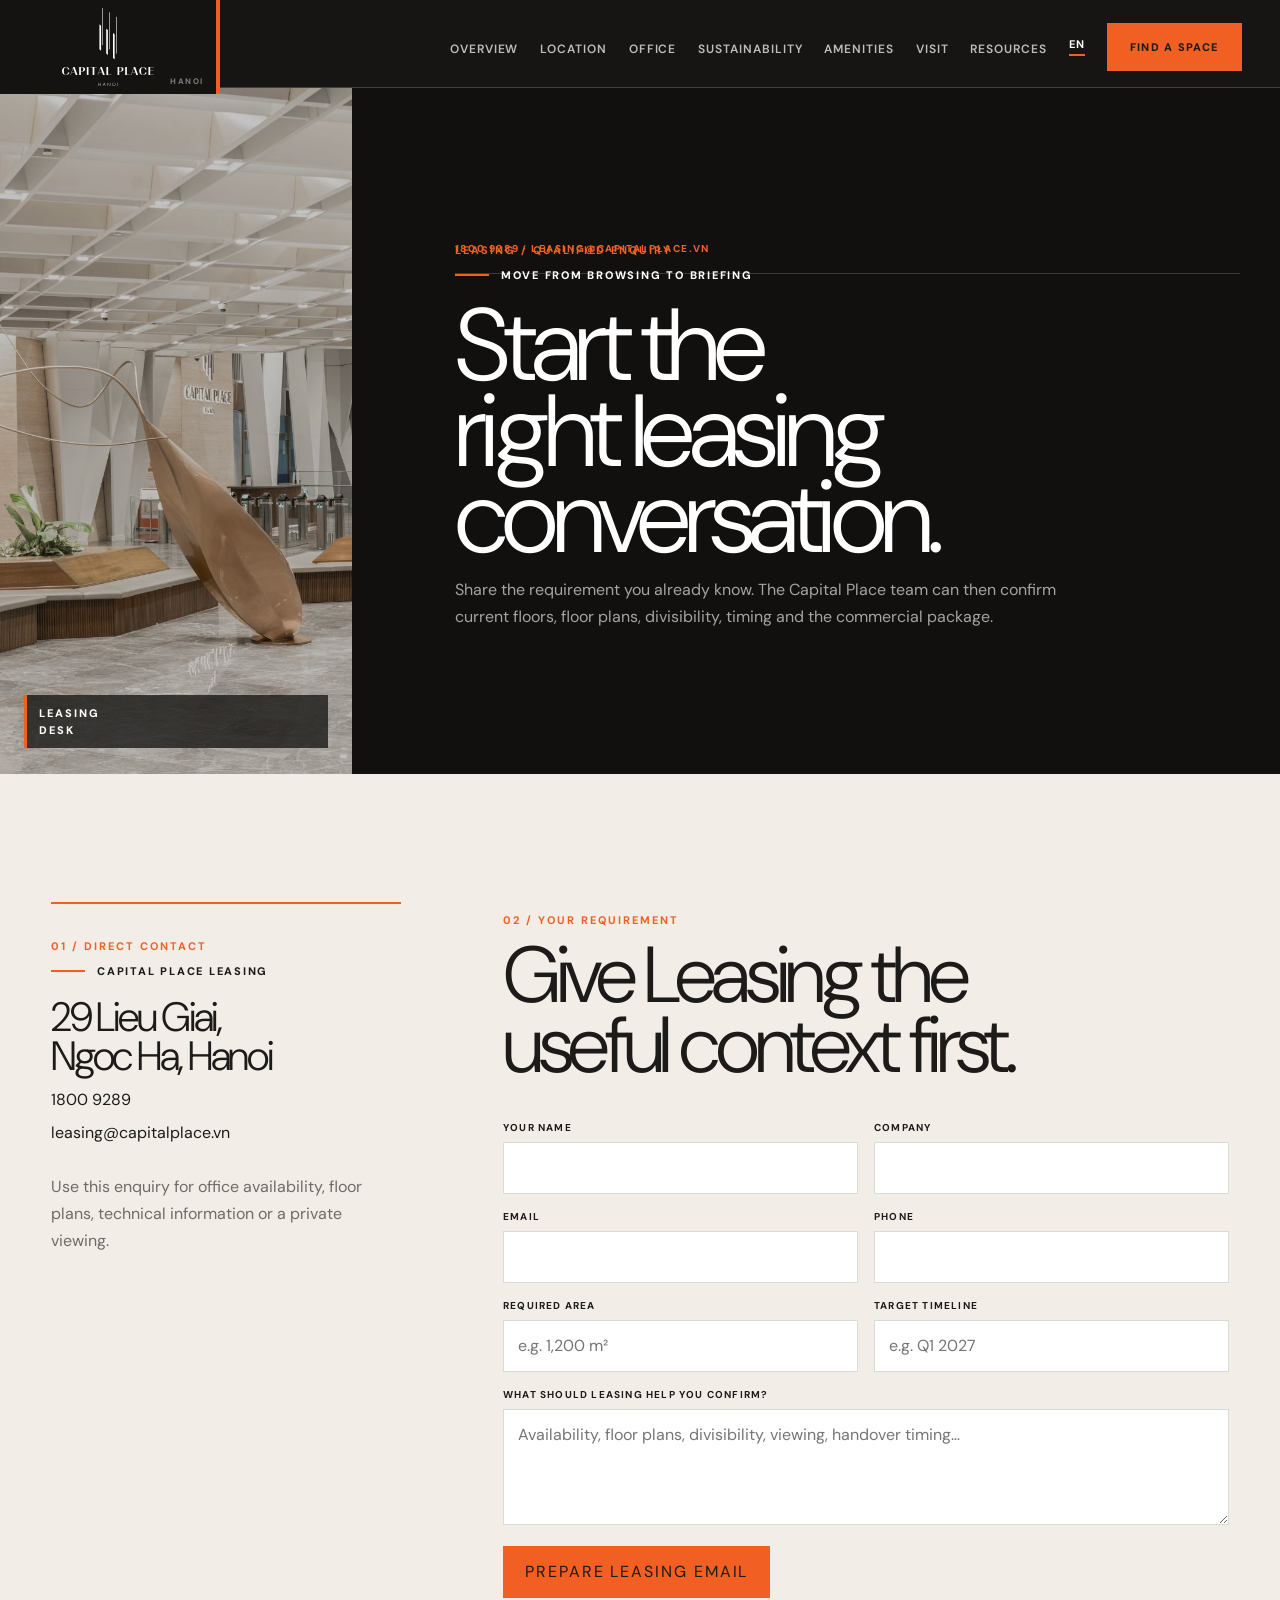
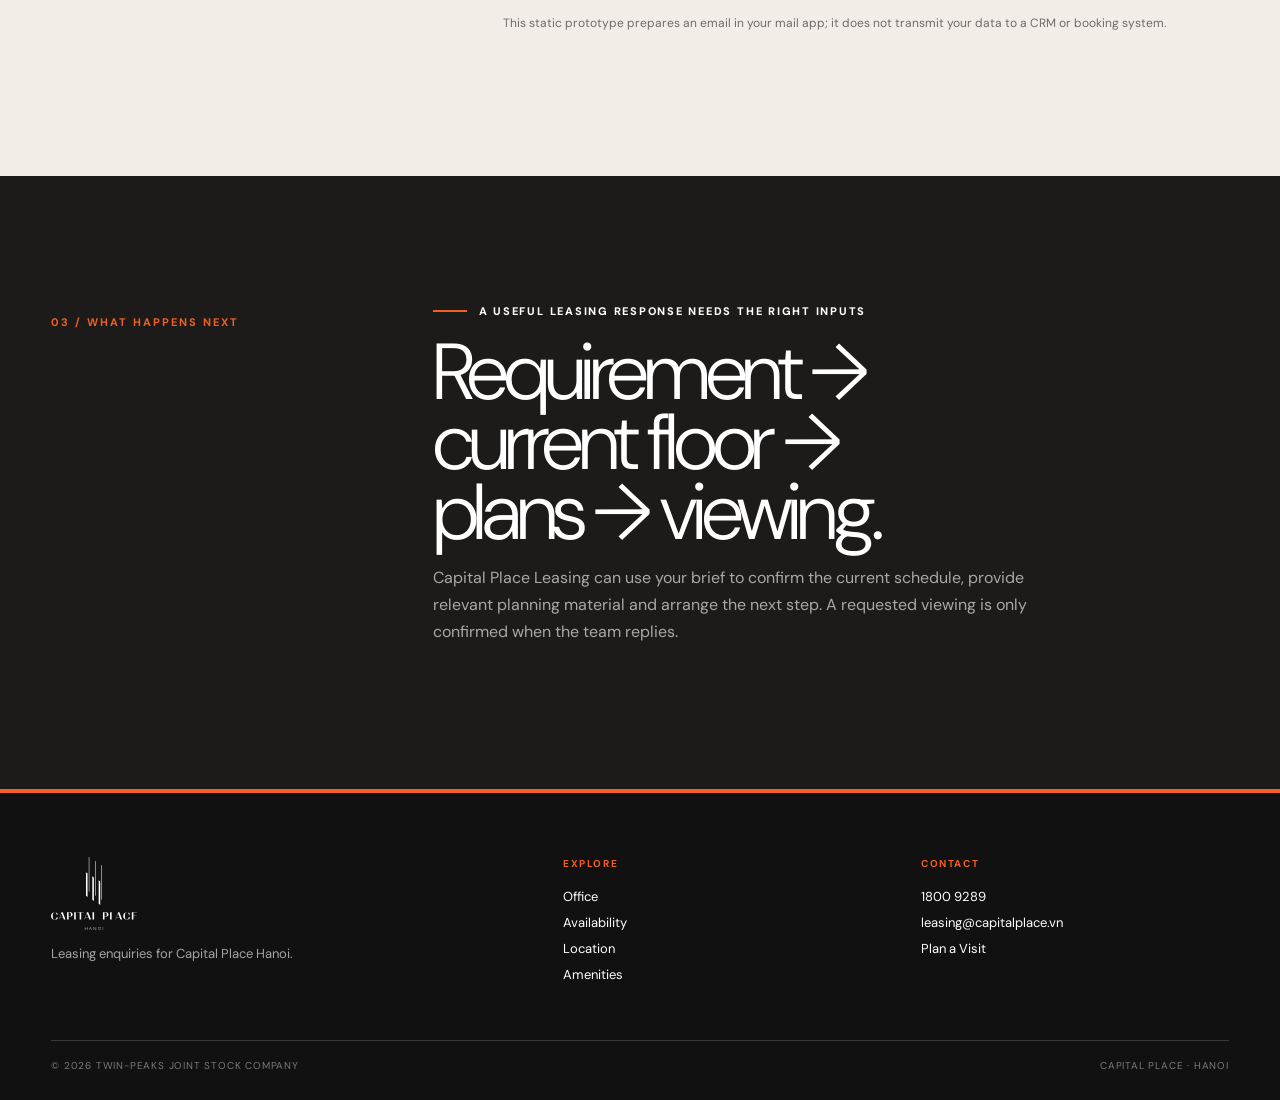
<file: leasing.html>
<!doctype html>
<html lang="en">
<head>
  <meta charset="UTF-8" /><meta name="viewport" content="width=device-width, initial-scale=1.0, viewport-fit=cover" />
  <title>Leasing Enquiry — Capital Place Hanoi</title>
  <meta name="description" content="Contact Capital Place Leasing to discuss current office availability, floor plans, divisibility, handover timing, commercial terms or a private viewing." />
  <meta name="theme-color" content="#1d1b1a" />
  <link rel="preconnect" href="https://fonts.googleapis.com" /><link rel="preconnect" href="https://fonts.gstatic.com" crossorigin />
  <link href="https://fonts.googleapis.com/css2?family=DM+Sans:wght@300;400;500;600;700&display=swap" rel="stylesheet" />
  <link rel="stylesheet" href="assets/capital-v6.css?v=20260901-1" />
  <link rel="stylesheet" href="assets/capital-v6-responsive.css?v=20260901-1" />
</head>
<body class="cp6">
<a class="skip-link" href="#main-content">Skip to content</a>
<header class="cp6-nav"><div class="cp6-nav-inner"><a class="cp6-brand" href="index.html" aria-label="Capital Place Hanoi home"><img src="assets/brand/capital-place-logo.svg" alt="Capital Place Hanoi" /></a><nav class="cp6-nav-links" aria-label="Primary navigation"><a href="index.html">Overview</a><a href="location.html">Location</a><a href="office.html">Office</a><a href="sustainability.html">Sustainability</a><a href="amenities.html">Amenities</a><a href="visit.html">Visit</a><a href="resources.html">Resources</a><span class="cp6-lang"><strong>EN</strong></span><a class="cp6-nav-cta" href="availability.html">Find a Space</a></nav><button class="cp6-menu" type="button" aria-label="Open navigation"><span></span></button></div></header>
<main id="main-content">
  <section class="cp6-page-hero dark"><div class="cp6-page-hero-copy"><p class="cp6-index">Leasing / Qualified enquiry</p><p class="cp6-kicker">Move from browsing to briefing</p><h1 class="cp6-h1">Start the right leasing conversation.</h1><p class="cp6-copy light">Share the requirement you already know. The Capital Place team can then confirm current floors, floor plans, divisibility, timing and the commercial package.</p></div><div class="cp6-page-hero-media"><img src="assets/images/official/architecture-lobby-official.jpg" alt="Grand Lobby at Capital Place" fetchpriority="high" /></div></section>
  <section class="cp6-section paper"><div class="container cp6-contact-grid"><aside class="cp6-contact-meta cp6-reveal"><p class="cp6-index">01 / Direct contact</p><p class="cp6-kicker">Capital Place Leasing</p><h2 class="cp6-h3">29 Lieu Giai, Ngoc Ha, Hanoi</h2><a href="tel:18009289">1800 9289</a><a href="mailto:leasing@capitalplace.vn">leasing@capitalplace.vn</a><p class="cp6-copy" style="margin-top:30px">Use this enquiry for office availability, floor plans, technical information or a private viewing.</p></aside><div class="cp6-reveal"><p class="cp6-index">02 / Your requirement</p><h2 class="cp6-h2" style="max-width:10ch;margin:14px 0 40px">Give Leasing the useful context first.</h2><form class="cp6-form" id="leasing-form"><div class="cp6-field"><label for="name">Your name</label><input id="name" name="name" required autocomplete="name" /></div><div class="cp6-field"><label for="company">Company</label><input id="company" name="company" autocomplete="organization" /></div><div class="cp6-field"><label for="email">Email</label><input id="email" name="email" type="email" required autocomplete="email" /></div><div class="cp6-field"><label for="phone">Phone</label><input id="phone" name="phone" type="tel" autocomplete="tel" /></div><div class="cp6-field"><label for="area">Required area</label><input id="area" name="area" placeholder="e.g. 1,200 m²" /></div><div class="cp6-field"><label for="timeline">Target timeline</label><input id="timeline" name="timeline" placeholder="e.g. Q1 2027" /></div><div class="cp6-field full"><label for="message">What should Leasing help you confirm?</label><textarea id="message" name="message" placeholder="Availability, floor plans, divisibility, viewing, handover timing…"></textarea></div><div class="cp6-field full"><button class="cp6-primary" type="submit">Prepare Leasing Email</button><p class="cp6-form-note">This static prototype prepares an email in your mail app; it does not transmit your data to a CRM or booking system.</p><p class="cp6-form-note" id="leasing-status" role="status" aria-live="polite"></p></div></form></div></div></section>
  <section class="cp6-section dark"><div class="container"><div class="cp6-intro-grid cp6-reveal"><div><p class="cp6-index">03 / What happens next</p></div><div><p class="cp6-kicker">A useful leasing response needs the right inputs</p><h2 class="cp6-h2">Requirement → current floor → plans → viewing.</h2><p class="cp6-copy light">Capital Place Leasing can use your brief to confirm the current schedule, provide relevant planning material and arrange the next step. A requested viewing is only confirmed when the team replies.</p></div></div></div></section>
</main>
<footer class="cp6-footer"><div class="cp6-footer-inner"><div class="cp6-footer-logo"><img src="assets/brand/capital-place-logo.svg" alt="Capital Place Hanoi" /><p>Leasing enquiries for Capital Place Hanoi.</p></div><div><h4>Explore</h4><a href="office.html">Office</a><a href="availability.html">Availability</a><a href="location.html">Location</a><a href="amenities.html">Amenities</a></div><div><h4>Contact</h4><a href="tel:18009289">1800 9289</a><a href="mailto:leasing@capitalplace.vn">leasing@capitalplace.vn</a><a href="visit.html">Plan a Visit</a></div></div><div class="cp6-footer-bottom"><span>© 2026 Twin-Peaks Joint Stock Company</span><span>Capital Place · Hanoi</span></div></footer>
<script src="assets/capital-v6.js?v=20260912-figma1"></script>
<script>
(() => {
  const form=document.getElementById('leasing-form');
  const status=document.getElementById('leasing-status');
  const params=new URLSearchParams(location.search);
  const map={area:'area',team:'message',timeline:'timeline',tower:'message'};
  Object.entries(map).forEach(([key,id])=>{const v=params.get(key);const el=document.getElementById(id);if(!v||!el)return;if(id==='message'){el.value+=(el.value?'\n':'')+`${key}: ${v}`;}else if(!el.value)el.value=v;});
  form?.addEventListener('submit',e=>{
    e.preventDefault();
    const data=new FormData(form);
    const lines=[`Name: ${data.get('name')||''}`,`Company: ${data.get('company')||''}`,`Email: ${data.get('email')||''}`,`Phone: ${data.get('phone')||''}`,`Required area: ${data.get('area')||''}`,`Target timeline: ${data.get('timeline')||''}`,`Notes: ${data.get('message')||''}`];
    const subject=encodeURIComponent(`Capital Place leasing enquiry — ${data.get('company')||data.get('name')||'Website'}`);
    const body=encodeURIComponent(lines.join('\n'));
    status.textContent='Your email app will open with this enquiry prepared. Nothing has been submitted by this website.';
    location.href=`mailto:leasing@capitalplace.vn?subject=${subject}&body=${body}`;
  });
})();
</script>
</body></html>
</file>
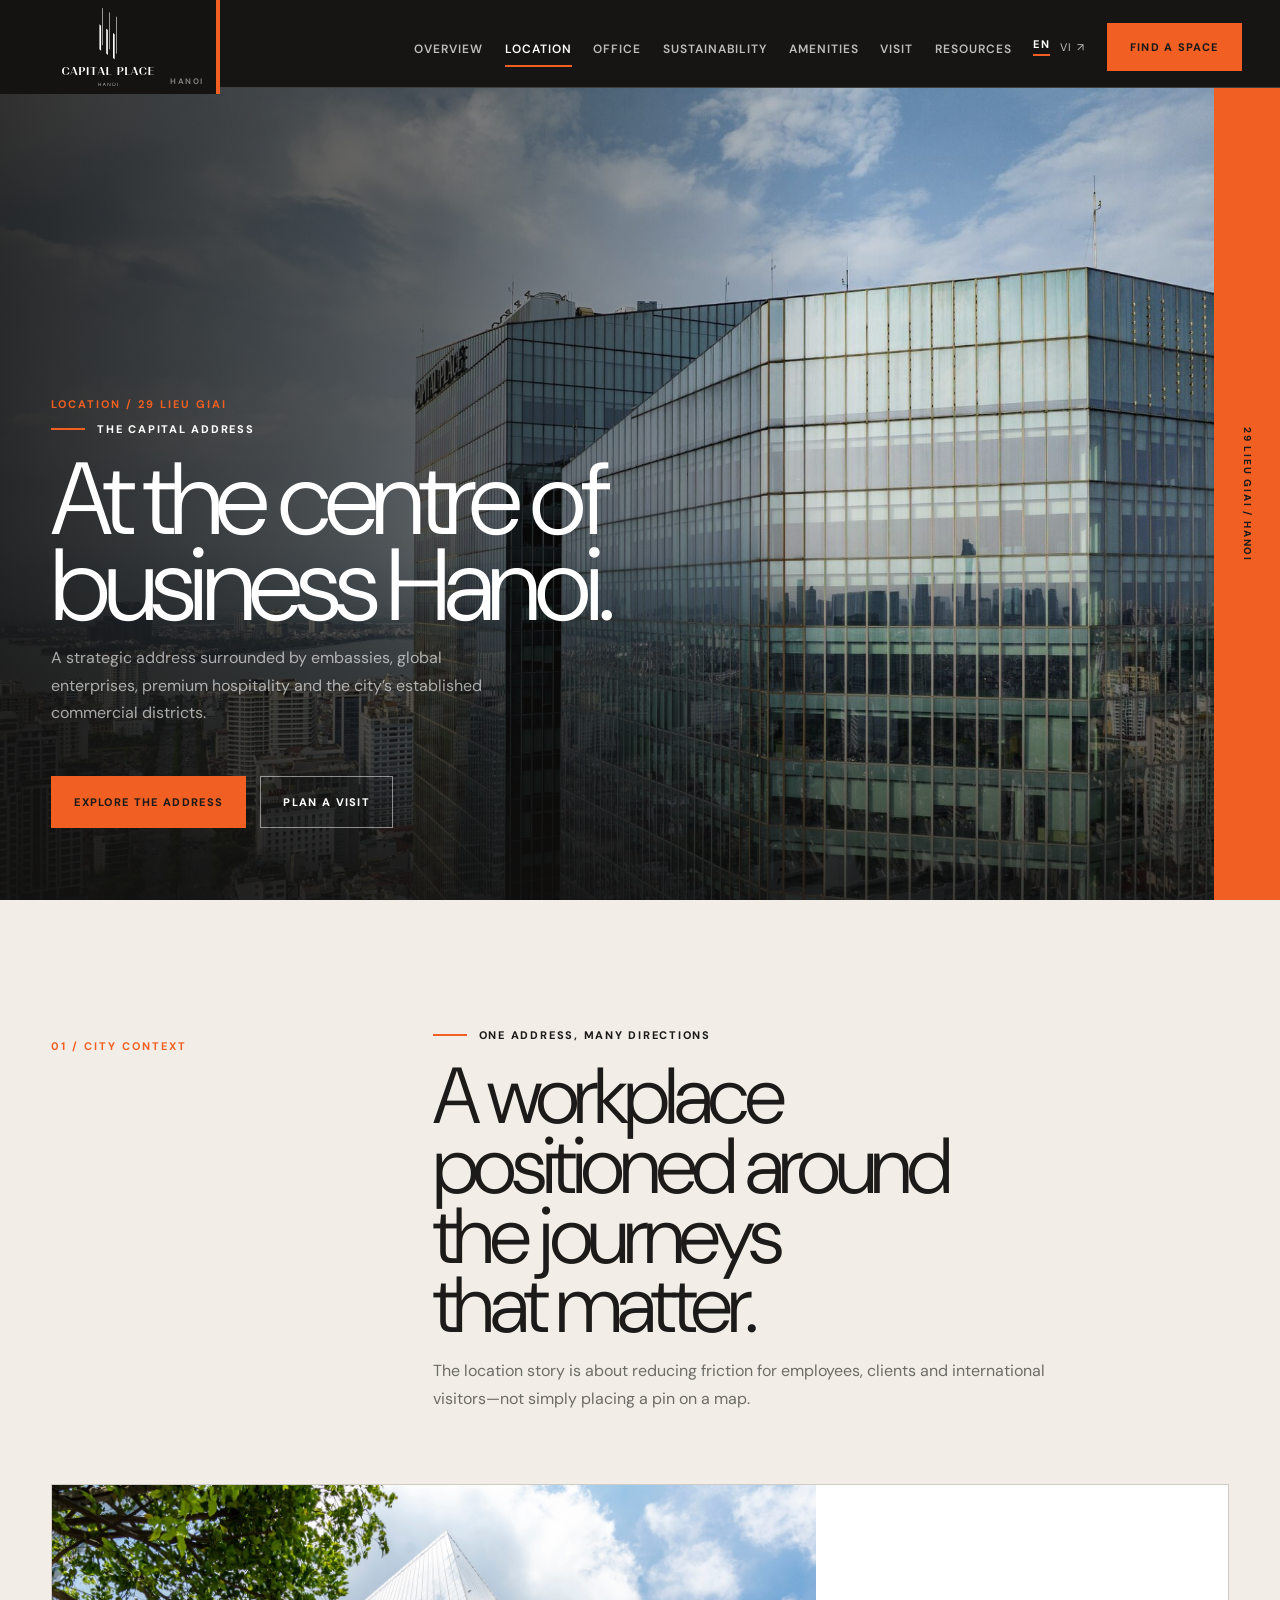
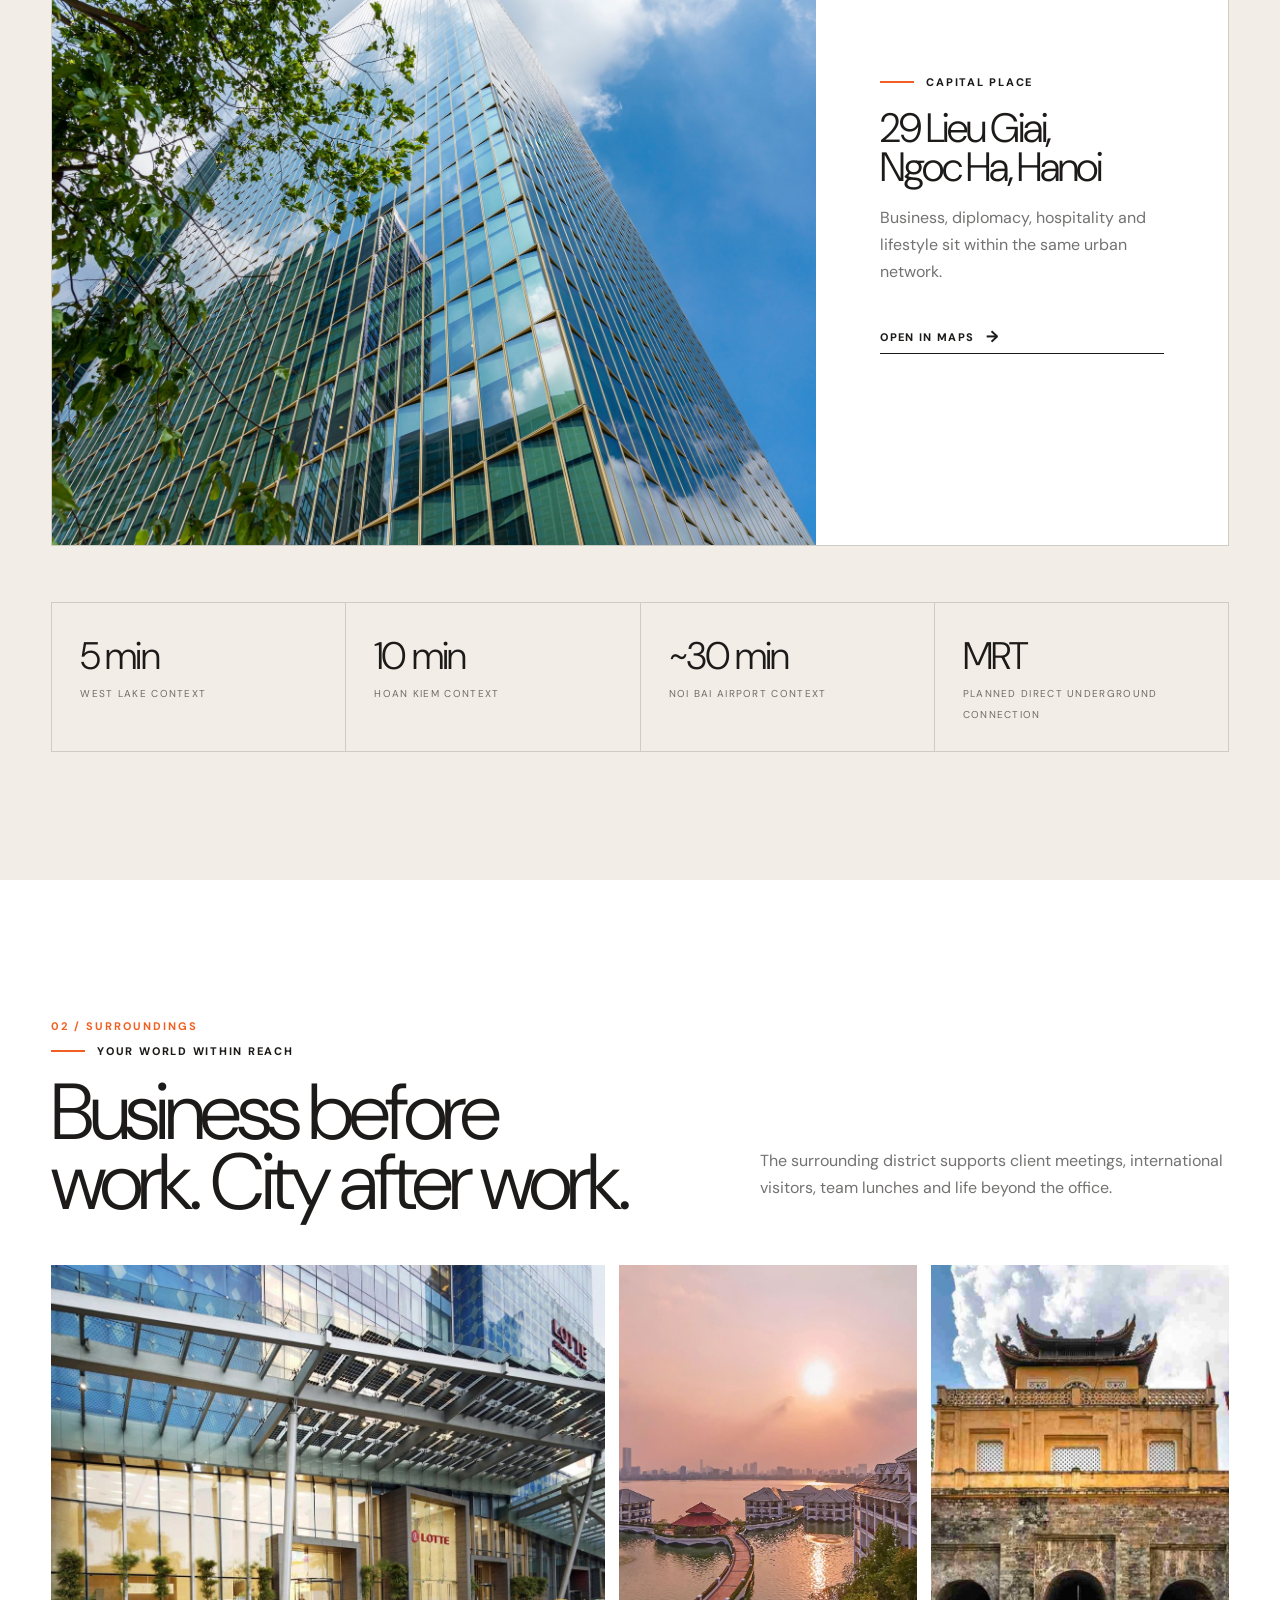
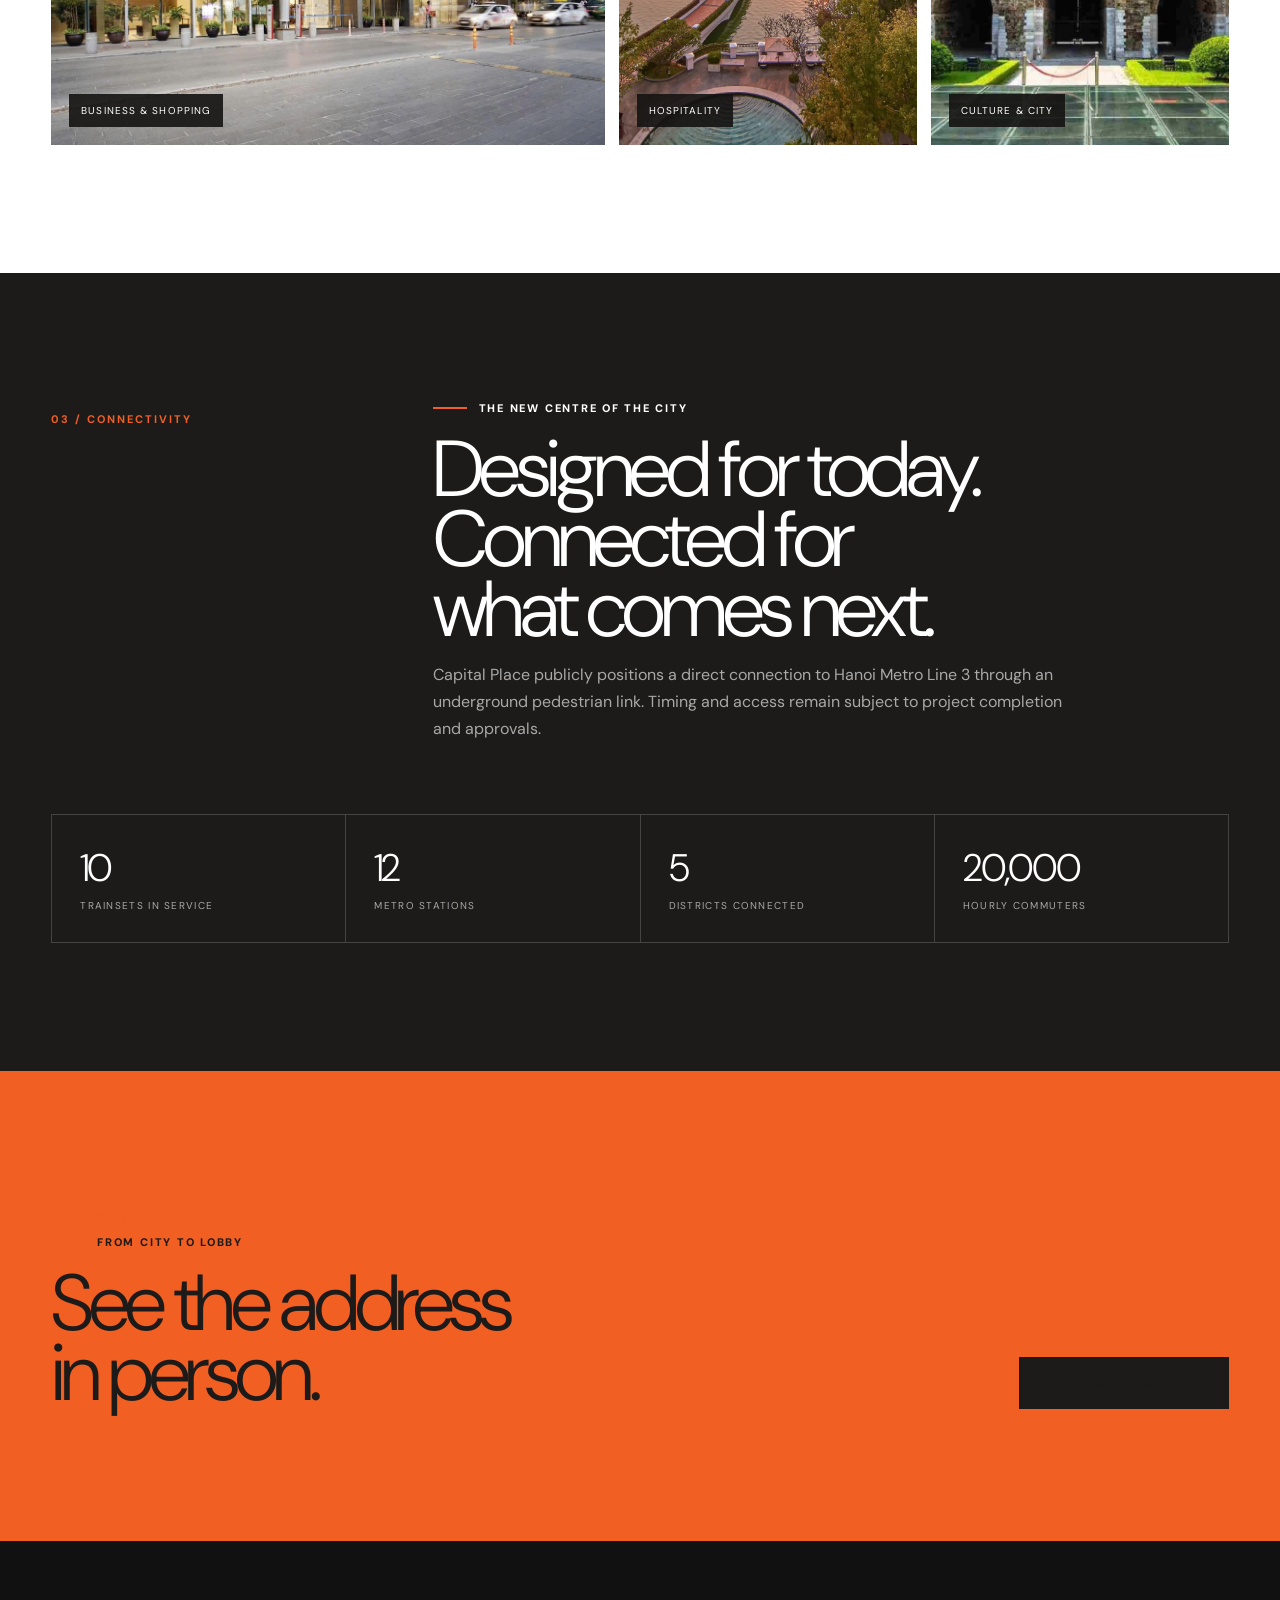
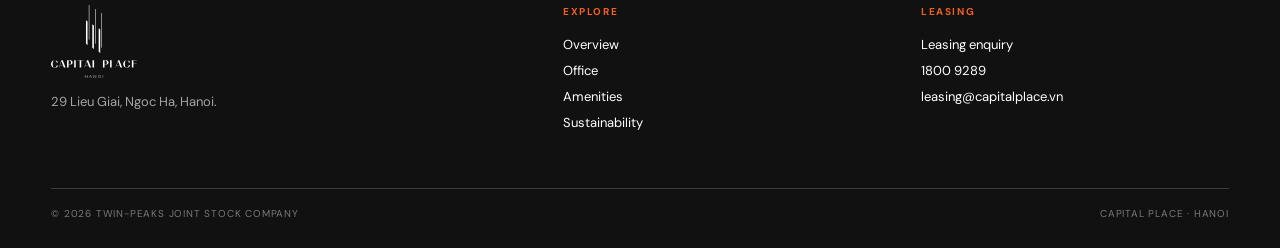
<file: location.html>
<!doctype html>
<html lang="en">
<head>
  <meta charset="UTF-8" /><meta name="viewport" content="width=device-width, initial-scale=1.0, viewport-fit=cover" />
  <title>Location — Capital Place Hanoi</title>
  <meta name="description" content="Capital Place at 29 Lieu Giai connects Hanoi's business, diplomatic, hospitality and lifestyle districts from one Grade A workplace address." />
  <meta name="theme-color" content="#1d1b1a" />
  <link rel="preconnect" href="https://fonts.googleapis.com" /><link rel="preconnect" href="https://fonts.gstatic.com" crossorigin />
  <link href="https://fonts.googleapis.com/css2?family=DM+Sans:wght@300;400;500;600;700&display=swap" rel="stylesheet" />
  <link rel="preload" as="image" href="assets/images/official/location-hero.jpg" />
  <link rel="stylesheet" href="assets/capital-v6.css?v=20260901-1" />
  <link rel="stylesheet" href="assets/capital-v6-responsive.css?v=20260901-1" />
</head>
<body class="cp6">
<a class="skip-link" href="#main-content">Skip to content</a>
<header class="cp6-nav"><div class="cp6-nav-inner"><a class="cp6-brand" href="index.html" aria-label="Capital Place Hanoi home"><img src="assets/brand/capital-place-logo.svg" alt="Capital Place Hanoi" /></a><nav class="cp6-nav-links" aria-label="Primary navigation"><a href="index.html">Overview</a><a href="location.html">Location</a><a href="office.html">Office</a><a href="sustainability.html">Sustainability</a><a href="amenities.html">Amenities</a><a href="visit.html">Visit</a><a href="resources.html">Resources</a><span class="cp6-lang"><strong>EN</strong><a href="https://capitalplace.com.vn/vi/vi-tri/" target="_blank" rel="noopener">VI ↗</a></span><a class="cp6-nav-cta" href="availability.html">Find a Space</a></nav><button class="cp6-menu" type="button" aria-label="Open navigation"><span></span></button></div></header>
<main id="main-content">
  <section class="cp6-page-hero dark"><div class="cp6-page-hero-copy"><p class="cp6-index">Location / 29 Lieu Giai</p><p class="cp6-kicker">The capital address</p><h1 class="cp6-h1">At the centre of business Hanoi.</h1><p class="cp6-copy light">A strategic address surrounded by embassies, global enterprises, premium hospitality and the city’s established commercial districts.</p><div class="cp6-hero-actions"><a class="cp6-primary" href="#city-context" data-scroll>Explore the address</a><a class="cp6-secondary" href="visit.html">Plan a visit</a></div></div><div class="cp6-page-hero-media"><img src="assets/images/official/location-hero.jpg" alt="Capital Place in the Hanoi city context" fetchpriority="high" /></div></section>
  <section class="cp6-section paper" id="city-context"><div class="container"><div class="cp6-intro-grid cp6-reveal"><div><p class="cp6-index">01 / City context</p></div><div><p class="cp6-kicker">One address, many directions</p><h2 class="cp6-h2">A workplace positioned around the journeys that matter.</h2><p class="cp6-copy">The location story is about reducing friction for employees, clients and international visitors—not simply placing a pin on a map.</p></div></div><div class="cp6-map-grid cp6-reveal" style="margin-top:56px"><div class="cp6-map-visual"><img src="assets/images/location/context-map.png" alt="Map showing Capital Place within Hanoi's business and diplomatic district" loading="eager" /></div><div class="cp6-map-copy"><p class="cp6-kicker">Capital Place</p><h3 class="cp6-h3">29 Lieu Giai, Ngoc Ha, Hanoi</h3><p class="cp6-copy">Business, diplomacy, hospitality and lifestyle sit within the same urban network.</p><a class="cp6-link" href="https://www.google.com/maps/search/?api=1&query=Capital+Place+29+Lieu+Giai+Hanoi" target="_blank" rel="noopener">Open in Maps</a></div></div><div class="cp6-route-row cp6-reveal"><article><strong>5 min</strong><span>West Lake context</span></article><article><strong>10 min</strong><span>Hoan Kiem context</span></article><article><strong>~30 min</strong><span>Noi Bai Airport context</span></article><article><strong>MRT</strong><span>Planned direct underground connection</span></article></div></div></section>
  <section class="cp6-section"><div class="container"><div class="cp6-experience-head cp6-reveal"><div><p class="cp6-index">02 / Surroundings</p><p class="cp6-kicker">Your world within reach</p><h2 class="cp6-h2">Business before work. City after work.</h2></div><p class="cp6-copy">The surrounding district supports client meetings, international visitors, team lunches and life beyond the office.</p></div><div class="cp6-surround-grid cp6-reveal"><figure><img src="assets/images/location/lotte-lieu-giai.jpg" alt="Lotte Department Store near Capital Place" loading="eager" /><figcaption>Business & shopping</figcaption></figure><figure><img src="assets/images/location/intercontinental-westlake.jpg" alt="InterContinental Hanoi Westlake" loading="eager" /><figcaption>Hospitality</figcaption></figure><figure><img src="assets/images/location/imperial-citadel.jpg" alt="Imperial Citadel of Thang Long" loading="eager" /><figcaption>Culture & city</figcaption></figure></div></div></section>
  <section class="cp6-section dark"><div class="container"><div class="cp6-intro-grid cp6-reveal"><div><p class="cp6-index">03 / Connectivity</p></div><div><p class="cp6-kicker">The new centre of the city</p><h2 class="cp6-h2">Designed for today. Connected for what comes next.</h2><p class="cp6-copy light">Capital Place publicly positions a direct connection to Hanoi Metro Line 3 through an underground pedestrian link. Timing and access remain subject to project completion and approvals.</p></div></div><div class="cp6-route-row cp6-reveal" style="border-color:rgba(255,255,255,.18)"><article style="border-color:rgba(255,255,255,.18)"><strong style="color:#fff">10</strong><span style="color:rgba(255,255,255,.62)">Trainsets in service</span></article><article style="border-color:rgba(255,255,255,.18)"><strong style="color:#fff">12</strong><span style="color:rgba(255,255,255,.62)">Metro stations</span></article><article style="border-color:rgba(255,255,255,.18)"><strong style="color:#fff">5</strong><span style="color:rgba(255,255,255,.62)">Districts connected</span></article><article style="border-color:rgba(255,255,255,.18)"><strong style="color:#fff">20,000</strong><span style="color:rgba(255,255,255,.62)">Hourly commuters</span></article></div></div></section>
  <section class="cp6-section orange"><div class="container cp6-leasing-band cp6-reveal"><div><p class="cp6-index">04 / Arrival</p><p class="cp6-kicker">From city to lobby</p><h2 class="cp6-h2">See the address in person.</h2></div><a class="cp6-primary" href="visit.html">Plan a Visit</a></div></section>
</main>
<footer class="cp6-footer"><div class="cp6-footer-inner"><div class="cp6-footer-logo"><img src="assets/brand/capital-place-logo.svg" alt="Capital Place Hanoi" /><p>29 Lieu Giai, Ngoc Ha, Hanoi.</p></div><div><h4>Explore</h4><a href="index.html">Overview</a><a href="office.html">Office</a><a href="amenities.html">Amenities</a><a href="sustainability.html">Sustainability</a></div><div><h4>Leasing</h4><a href="leasing.html">Leasing enquiry</a><a href="tel:18009289">1800 9289</a><a href="mailto:leasing@capitalplace.vn">leasing@capitalplace.vn</a></div></div><div class="cp6-footer-bottom"><span>© 2026 Twin-Peaks Joint Stock Company</span><span>Capital Place · Hanoi</span></div></footer>
<script src="assets/capital-v6.js?v=20260912-figma1"></script>
</body></html>
</file>
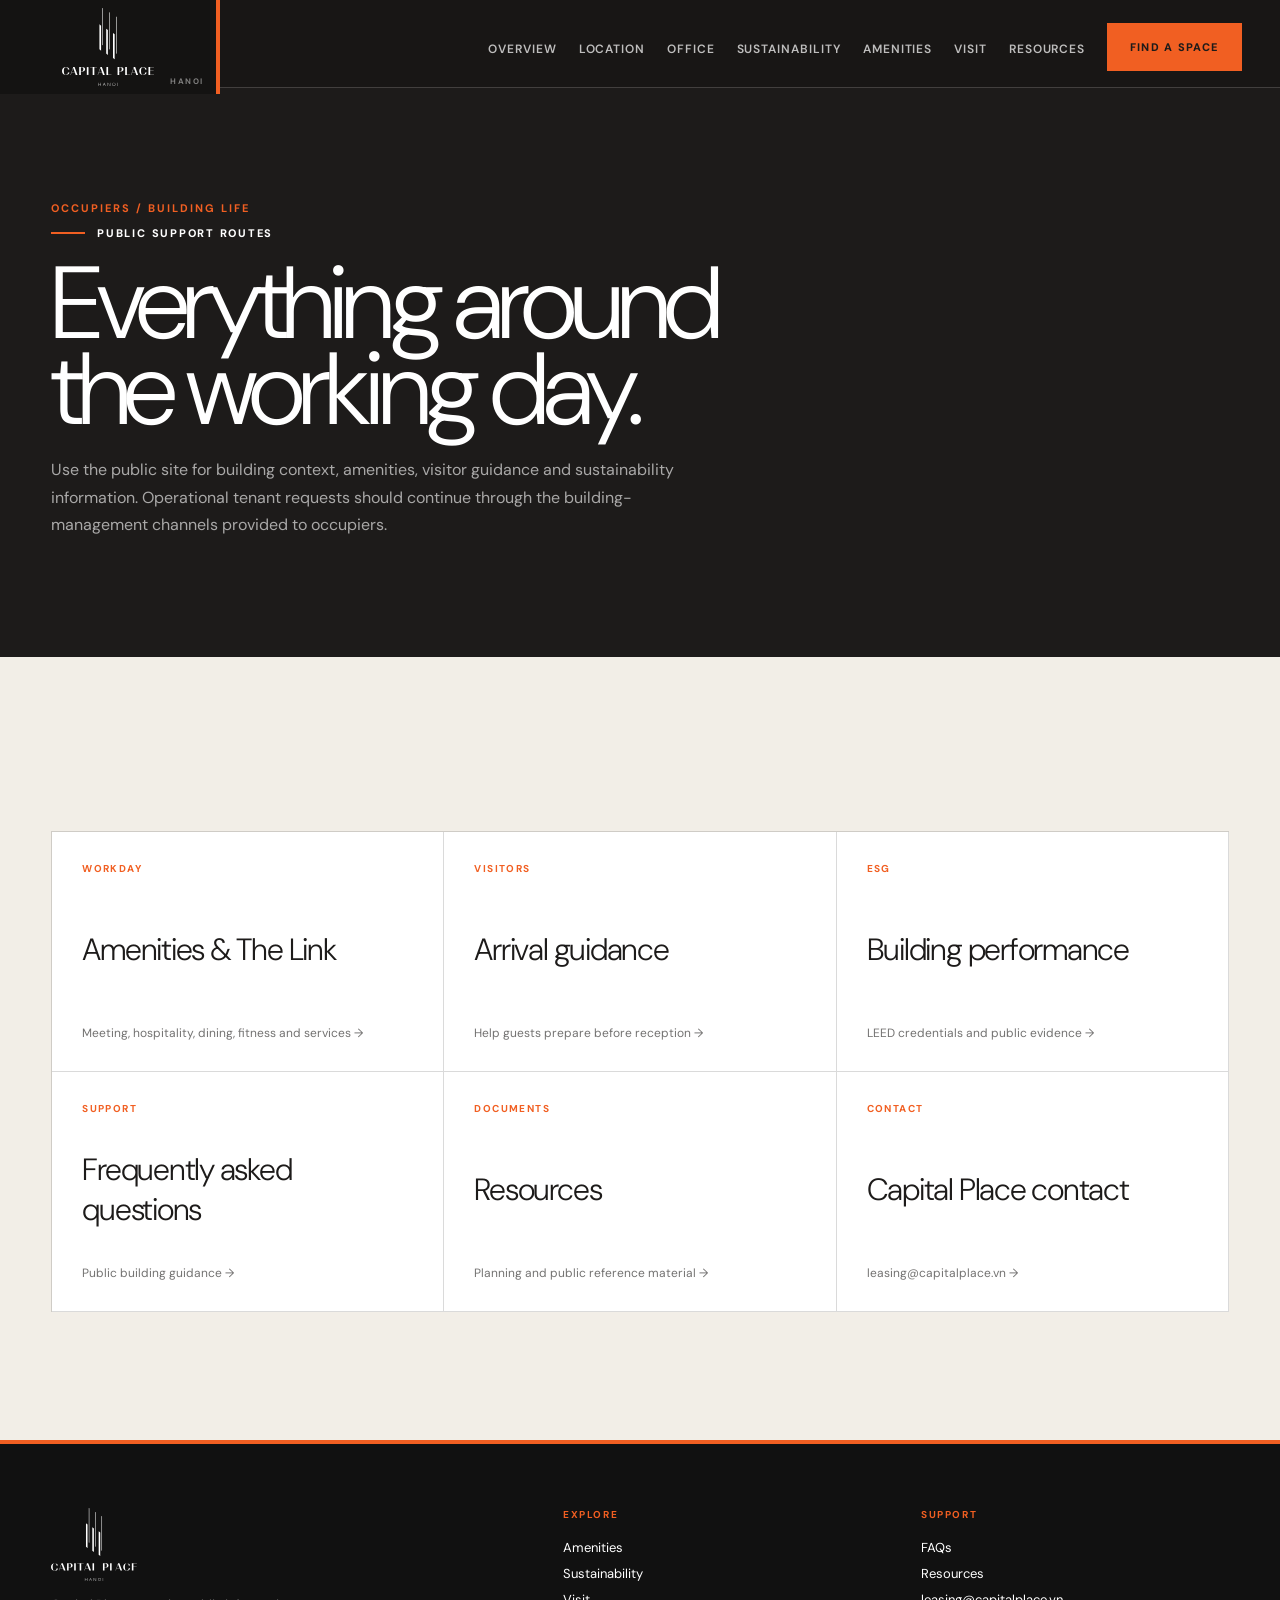
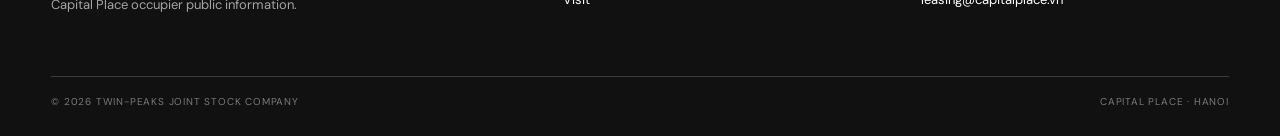
<file: occupiers.html>
<!doctype html><html lang="en"><head><meta charset="UTF-8"/><meta name="viewport" content="width=device-width, initial-scale=1.0, viewport-fit=cover"/><title>For Occupiers — Capital Place Hanoi</title><meta name="description" content="Capital Place occupier support routes for building guidance, amenities, sustainability, visiting and public resources."/><meta name="theme-color" content="#1d1b1a"/><link rel="preconnect" href="https://fonts.googleapis.com"/><link rel="preconnect" href="https://fonts.gstatic.com" crossorigin/><link href="https://fonts.googleapis.com/css2?family=DM+Sans:wght@300;400;500;600;700&display=swap" rel="stylesheet"/><link rel="stylesheet" href="assets/capital-v6.css?v=20260901-1"/><link rel="stylesheet" href="assets/capital-v6-utility.css?v=20260901-1"/><link rel="stylesheet" href="assets/capital-v6-responsive.css?v=20260901-1"/></head><body class="cp6"><a class="skip-link" href="#main-content">Skip to content</a><header class="cp6-nav"><div class="cp6-nav-inner"><a class="cp6-brand" href="index.html" aria-label="Capital Place Hanoi home"><img src="assets/brand/capital-place-logo.svg" alt="Capital Place Hanoi"/></a><nav class="cp6-nav-links"><a href="index.html">Overview</a><a href="location.html">Location</a><a href="office.html">Office</a><a href="sustainability.html">Sustainability</a><a href="amenities.html">Amenities</a><a href="visit.html">Visit</a><a href="resources.html">Resources</a><a class="cp6-nav-cta" href="availability.html">Find a Space</a></nav><button class="cp6-menu" type="button" aria-label="Open navigation"><span></span></button></div></header><main id="main-content"><section class="cp6-utility-hero dark"><div class="container"><p class="cp6-index">Occupiers / Building life</p><p class="cp6-kicker">Public support routes</p><h1 class="cp6-h1">Everything around the working day.</h1><p class="cp6-copy light">Use the public site for building context, amenities, visitor guidance and sustainability information. Operational tenant requests should continue through the building-management channels provided to occupiers.</p></div></section><section class="cp6-section paper"><div class="container"><div class="cp6-resource-grid cp6-reveal"><a class="cp6-resource" href="amenities.html"><small>Workday</small><h3>Amenities & The Link</h3><span>Meeting, hospitality, dining, fitness and services →</span></a><a class="cp6-resource" href="visit.html"><small>Visitors</small><h3>Arrival guidance</h3><span>Help guests prepare before reception →</span></a><a class="cp6-resource" href="sustainability.html"><small>ESG</small><h3>Building performance</h3><span>LEED credentials and public evidence →</span></a><a class="cp6-resource" href="faq.html"><small>Support</small><h3>Frequently asked questions</h3><span>Public building guidance →</span></a><a class="cp6-resource" href="resources.html"><small>Documents</small><h3>Resources</h3><span>Planning and public reference material →</span></a><a class="cp6-resource" href="mailto:leasing@capitalplace.vn"><small>Contact</small><h3>Capital Place contact</h3><span>leasing@capitalplace.vn →</span></a></div></div></section></main><footer class="cp6-footer"><div class="cp6-footer-inner"><div class="cp6-footer-logo"><img src="assets/brand/capital-place-logo.svg" alt="Capital Place Hanoi"/><p>Capital Place occupier public information.</p></div><div><h4>Explore</h4><a href="amenities.html">Amenities</a><a href="sustainability.html">Sustainability</a><a href="visit.html">Visit</a></div><div><h4>Support</h4><a href="faq.html">FAQs</a><a href="resources.html">Resources</a><a href="mailto:leasing@capitalplace.vn">leasing@capitalplace.vn</a></div></div><div class="cp6-footer-bottom"><span>© 2026 Twin-Peaks Joint Stock Company</span><span>Capital Place · Hanoi</span></div></footer><script src="assets/capital-v6.js?v=20260912-figma1"></script></body></html>
</file>
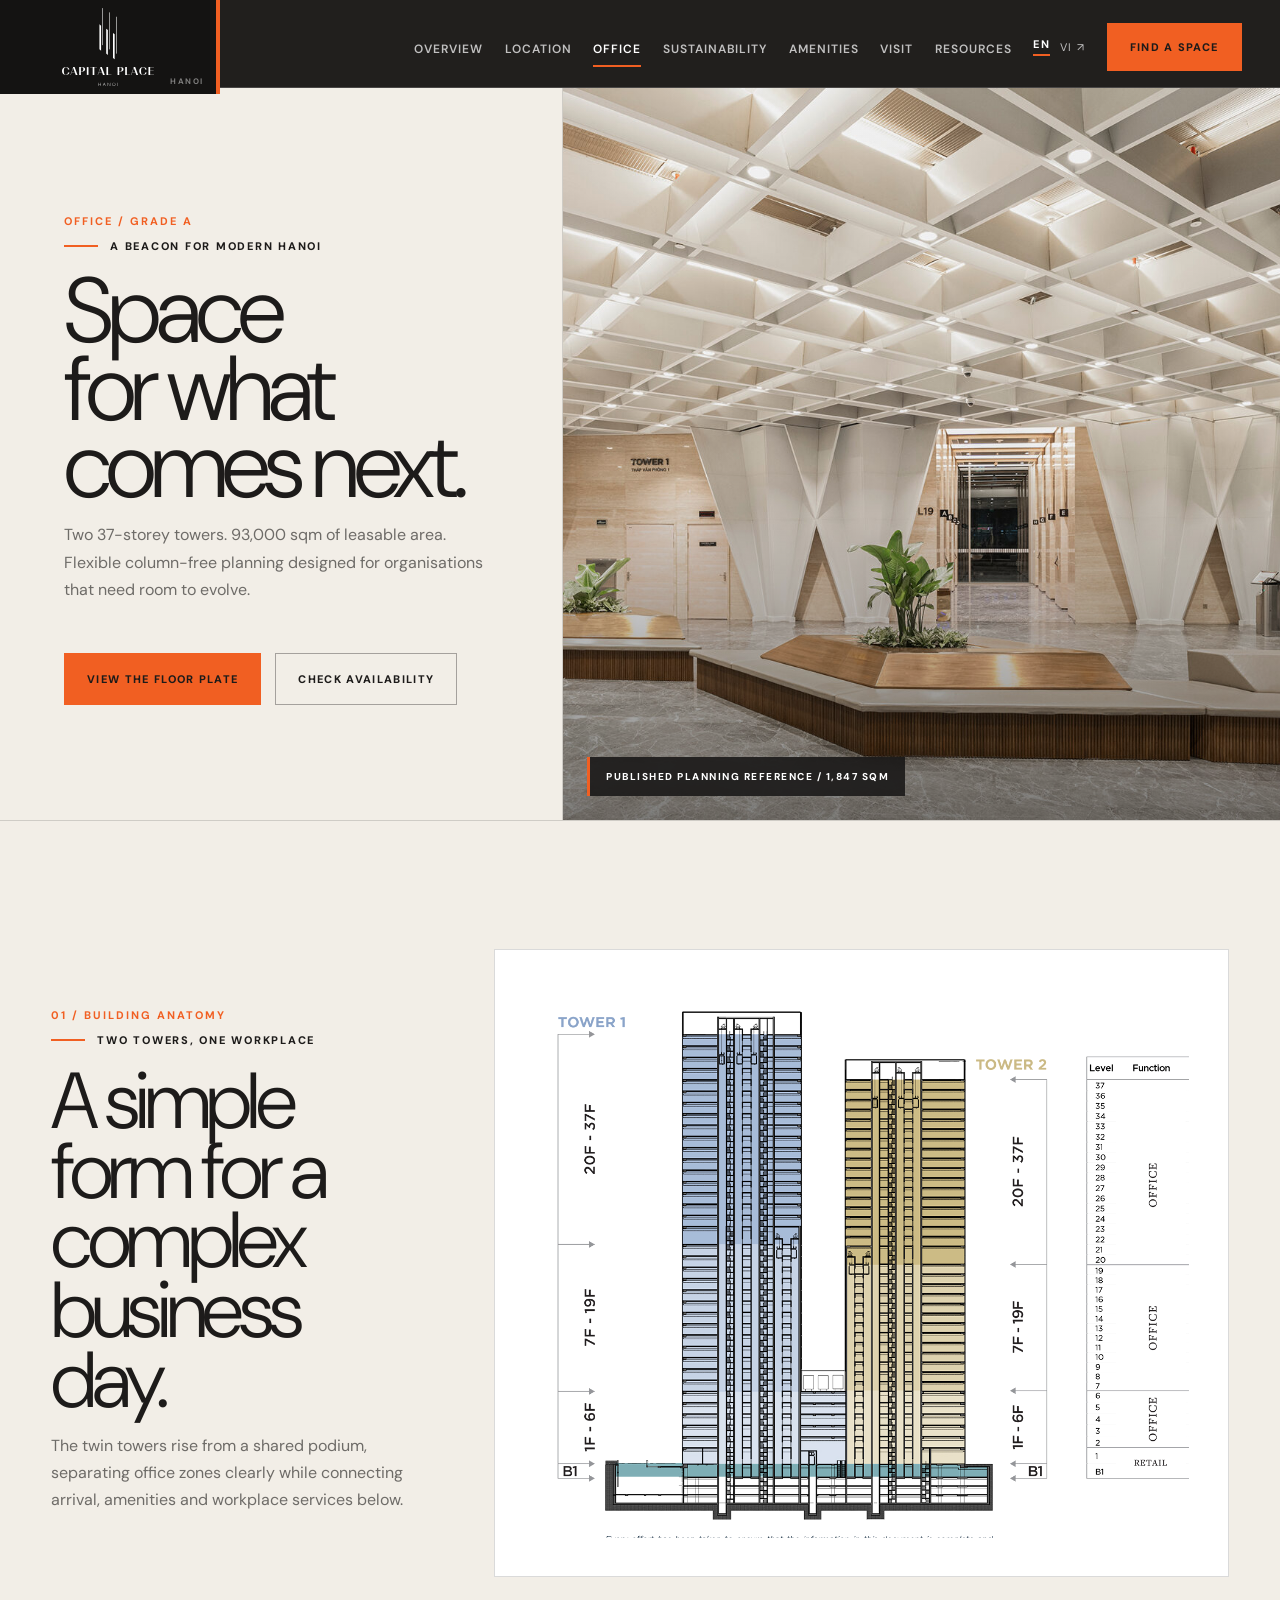
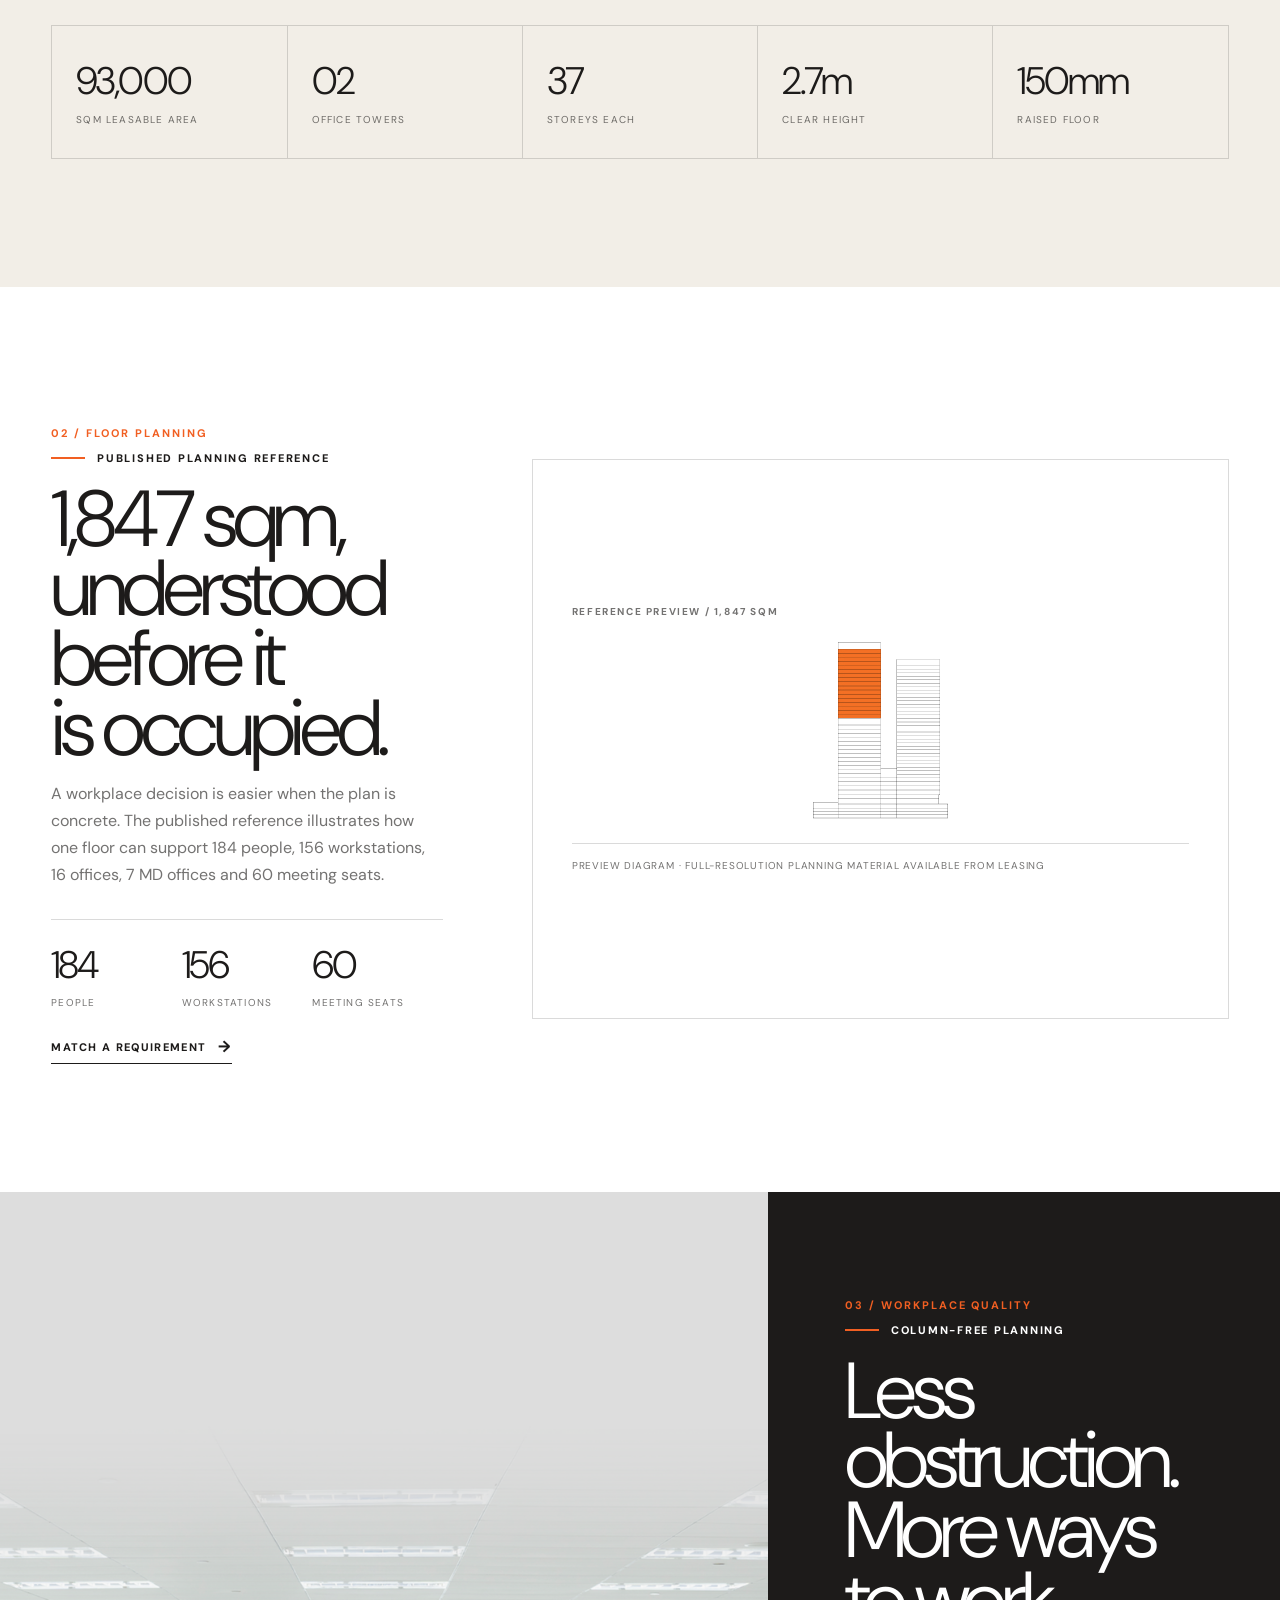
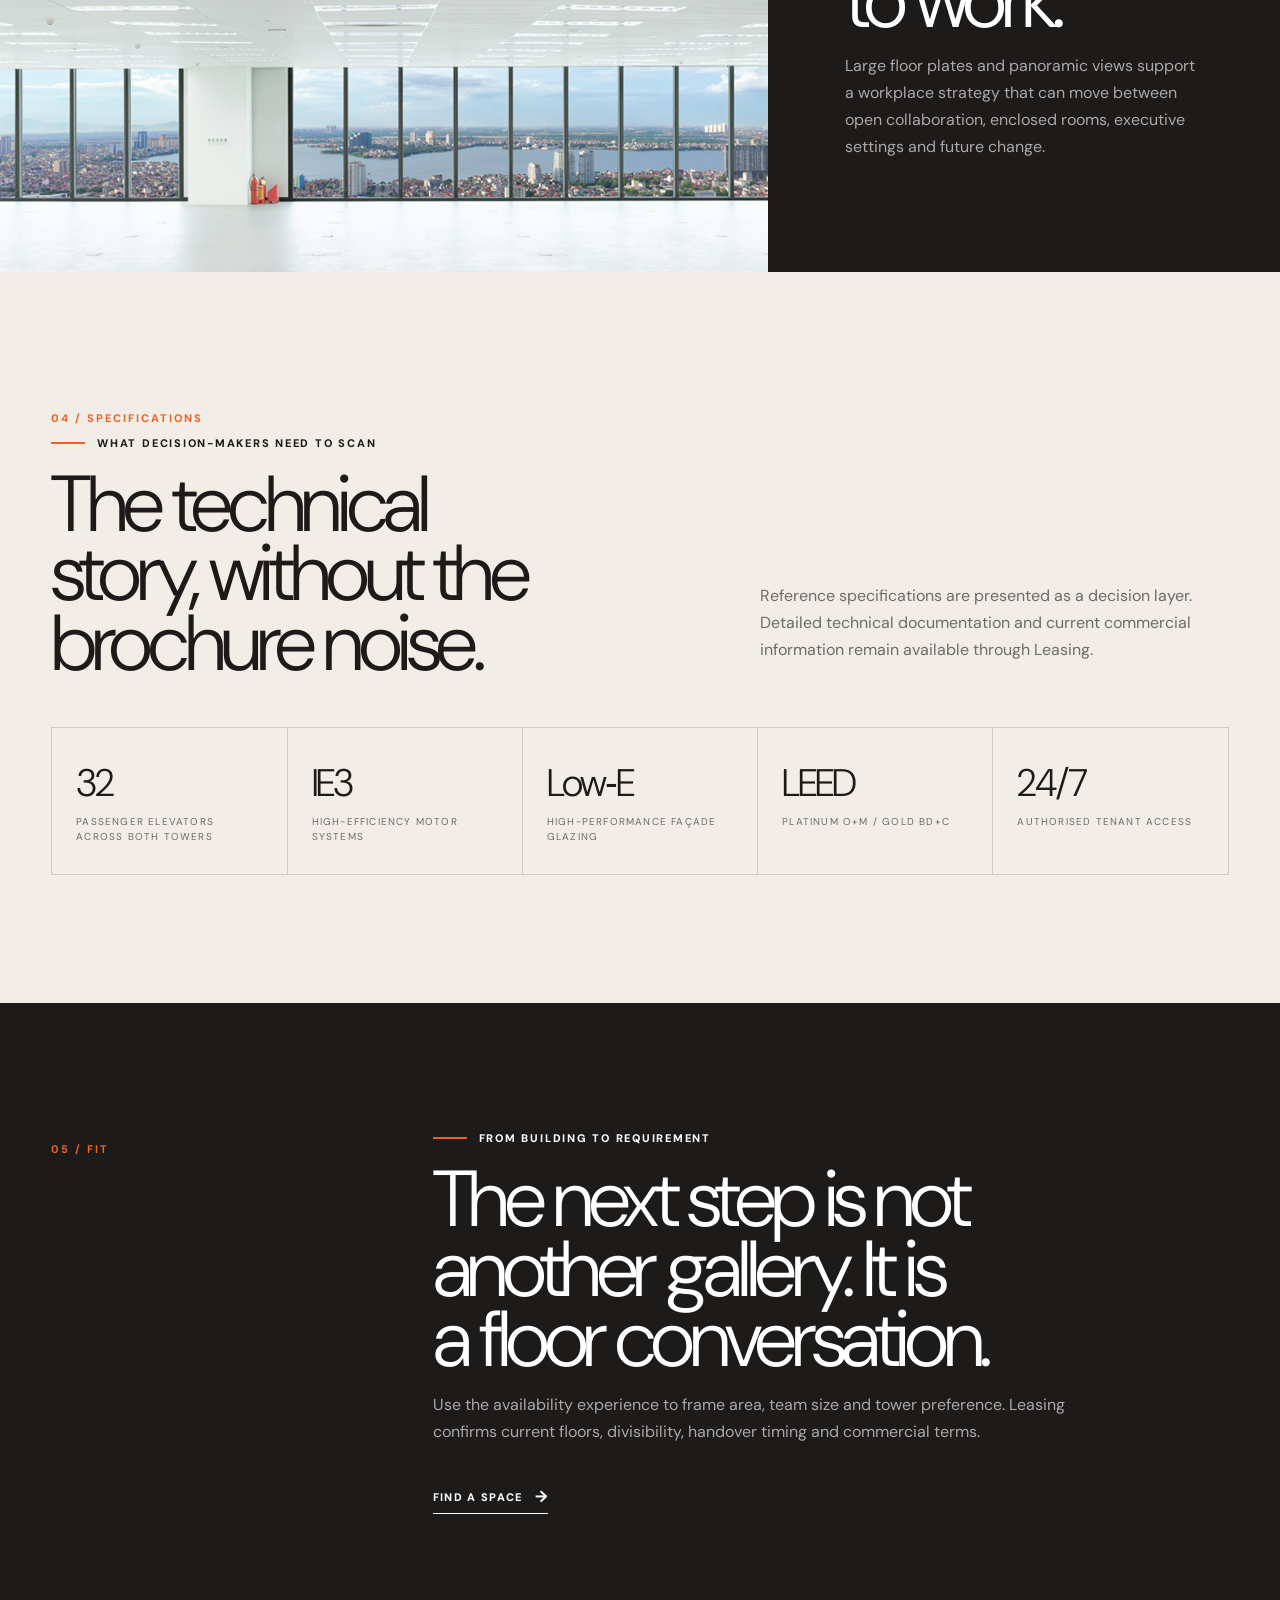
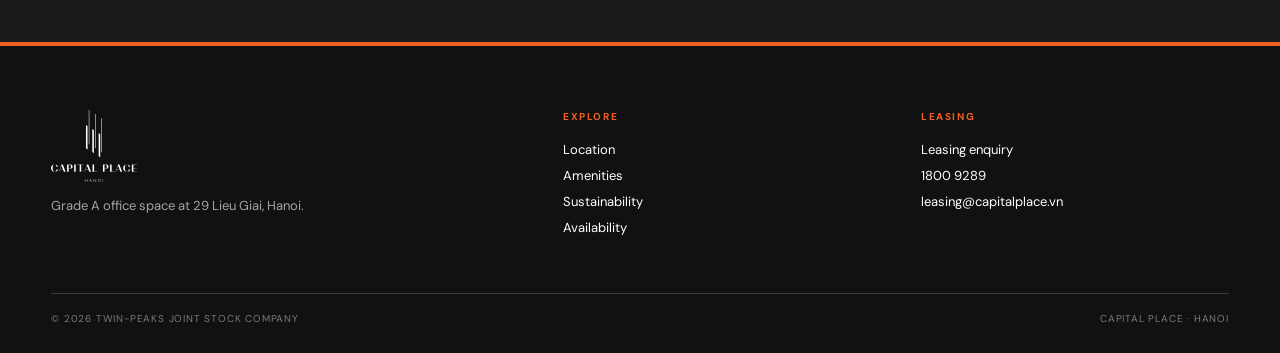
<file: office.html>
<!doctype html>
<html lang="en">
<head>
  <meta charset="UTF-8" /><meta name="viewport" content="width=device-width, initial-scale=1.0, viewport-fit=cover" />
  <title>Office — Capital Place Hanoi</title>
  <meta name="description" content="Explore Capital Place office scale, twin-tower anatomy, 1,847 sqm reference floor plate, workplace capacity and Grade A building specifications." />
  <meta name="theme-color" content="#1d1b1a" />
  <link rel="preconnect" href="https://fonts.googleapis.com" /><link rel="preconnect" href="https://fonts.gstatic.com" crossorigin />
  <link href="https://fonts.googleapis.com/css2?family=DM+Sans:wght@300;400;500;600;700&display=swap" rel="stylesheet" />
  <link rel="preload" as="image" href="assets/images/official/office-hero.jpg" />
  <link rel="stylesheet" href="assets/capital-v6.css?v=20260901-3" />
  <link rel="stylesheet" href="assets/capital-v6-responsive.css?v=20260901-1" />
</head>
<body class="cp6">
<a class="skip-link" href="#main-content">Skip to content</a>
<header class="cp6-nav"><div class="cp6-nav-inner"><a class="cp6-brand" href="index.html" aria-label="Capital Place Hanoi home"><img src="assets/brand/capital-place-logo.svg" alt="Capital Place Hanoi" /></a><nav class="cp6-nav-links" aria-label="Primary navigation"><a href="index.html">Overview</a><a href="location.html">Location</a><a href="office.html">Office</a><a href="sustainability.html">Sustainability</a><a href="amenities.html">Amenities</a><a href="visit.html">Visit</a><a href="resources.html">Resources</a><span class="cp6-lang"><strong>EN</strong><a href="https://capitalplace.com.vn/vi/van-phong/" target="_blank" rel="noopener">VI ↗</a></span><a class="cp6-nav-cta" href="availability.html">Find a Space</a></nav><button class="cp6-menu" type="button" aria-label="Open navigation"><span></span></button></div></header>
<main id="main-content">
  <section class="cp6-page-hero dark"><div class="cp6-page-hero-copy"><p class="cp6-index">Office / Grade A</p><p class="cp6-kicker">A beacon for modern Hanoi</p><h1 class="cp6-h1">Space for what comes next.</h1><p class="cp6-copy light">Two 37-storey towers. 93,000 sqm of leasable area. Flexible column-free planning designed for organisations that need room to evolve.</p><div class="cp6-hero-actions"><a class="cp6-primary" href="#floorplate" data-scroll>View the floor plate</a><a class="cp6-secondary" href="availability.html">Check availability</a></div></div><div class="cp6-page-hero-media"><img src="assets/images/official/office-hero.jpg" alt="Capital Place workplace interior" fetchpriority="high" /></div></section>
  <section class="cp6-section paper"><div class="container"><div class="cp6-anatomy-grid"><div class="cp6-reveal"><p class="cp6-index">01 / Building anatomy</p><p class="cp6-kicker">Two towers, one workplace</p><h2 class="cp6-h2">A simple form for a complex business day.</h2><p class="cp6-copy">The twin towers rise from a shared podium, separating office zones clearly while connecting arrival, amenities and workplace services below.</p></div><div class="cp6-anatomy-visual cp6-reveal"><img src="assets/images/capital-place-tower-section.png" alt="Capital Place tower elevation showing two office towers and shared podium" loading="eager" /></div></div><div class="cp6-spec-band cp6-reveal"><div><strong>93,000</strong><span>sqm leasable area</span></div><div><strong>02</strong><span>office towers</span></div><div><strong>37</strong><span>storeys each</span></div><div><strong>2.7m</strong><span>clear height</span></div><div><strong>150mm</strong><span>raised floor</span></div></div></div></section>
  <section class="cp6-section" id="floorplate"><div class="container cp6-floor-grid"><div class="cp6-reveal"><p class="cp6-index">02 / Floor planning</p><p class="cp6-kicker">Published planning reference</p><h2 class="cp6-h2">1,847 sqm, understood before it is occupied.</h2><p class="cp6-copy">A workplace decision is easier when the plan is concrete. The published reference illustrates how one floor can support 184 people, 156 workstations, 16 offices, 7 MD offices and 60 meeting seats.</p><div class="cp6-floor-stats"><span><strong>184</strong><small>people</small></span><span><strong>156</strong><small>workstations</small></span><span><strong>60</strong><small>meeting seats</small></span></div><a class="cp6-link" href="availability.html">Match a requirement</a></div><div class="cp6-floor-sheet cp6-reveal"><img src="assets/images/official/floor-standard.png" alt="Capital Place 1,847 sqm published reference floor plan" loading="eager" /></div></div></section>
  <section class="cp6-feature-split"><div class="cp6-feature-media"><img src="assets/images/official/upper-floor-panorama.png" alt="Panoramic Hanoi view from Capital Place" loading="eager" /></div><div class="cp6-feature-copy cp6-reveal"><p class="cp6-index">03 / Workplace quality</p><p class="cp6-kicker">Column-free planning</p><h2 class="cp6-h2">Less obstruction. More ways to work.</h2><p class="cp6-copy light">Large floor plates and panoramic views support a workplace strategy that can move between open collaboration, enclosed rooms, executive settings and future change.</p></div></section>
  <section class="cp6-section paper"><div class="container"><div class="cp6-experience-head cp6-reveal"><div><p class="cp6-index">04 / Specifications</p><p class="cp6-kicker">What decision-makers need to scan</p><h2 class="cp6-h2">The technical story, without the brochure noise.</h2></div><p class="cp6-copy">Reference specifications are presented as a decision layer. Detailed technical documentation and current commercial information remain available through Leasing.</p></div><div class="cp6-spec-band cp6-reveal"><div><strong>32</strong><span>passenger elevators across both towers</span></div><div><strong>IE3</strong><span>high-efficiency motor systems</span></div><div><strong>Low‑E</strong><span>high-performance façade glazing</span></div><div><strong>LEED</strong><span>Platinum O+M / Gold BD+C</span></div><div><strong>24/7</strong><span>authorised tenant access</span></div></div></div></section>
  <section class="cp6-section dark"><div class="container cp6-intro-grid cp6-reveal"><div><p class="cp6-index">05 / Fit</p></div><div><p class="cp6-kicker">From building to requirement</p><h2 class="cp6-h2">The next step is not another gallery. It is a floor conversation.</h2><p class="cp6-copy light">Use the availability experience to frame area, team size and tower preference. Leasing confirms current floors, divisibility, handover timing and commercial terms.</p><a class="cp6-link" href="availability.html">Find a Space</a></div></div></section>
</main>
<footer class="cp6-footer"><div class="cp6-footer-inner"><div class="cp6-footer-logo"><img src="assets/brand/capital-place-logo.svg" alt="Capital Place Hanoi" /><p>Grade A office space at 29 Lieu Giai, Hanoi.</p></div><div><h4>Explore</h4><a href="location.html">Location</a><a href="amenities.html">Amenities</a><a href="sustainability.html">Sustainability</a><a href="availability.html">Availability</a></div><div><h4>Leasing</h4><a href="leasing.html">Leasing enquiry</a><a href="tel:18009289">1800 9289</a><a href="mailto:leasing@capitalplace.vn">leasing@capitalplace.vn</a></div></div><div class="cp6-footer-bottom"><span>© 2026 Twin-Peaks Joint Stock Company</span><span>Capital Place · Hanoi</span></div></footer>
<script src="assets/capital-v6.js?v=20260912-figma1"></script>
</body></html>
</file>
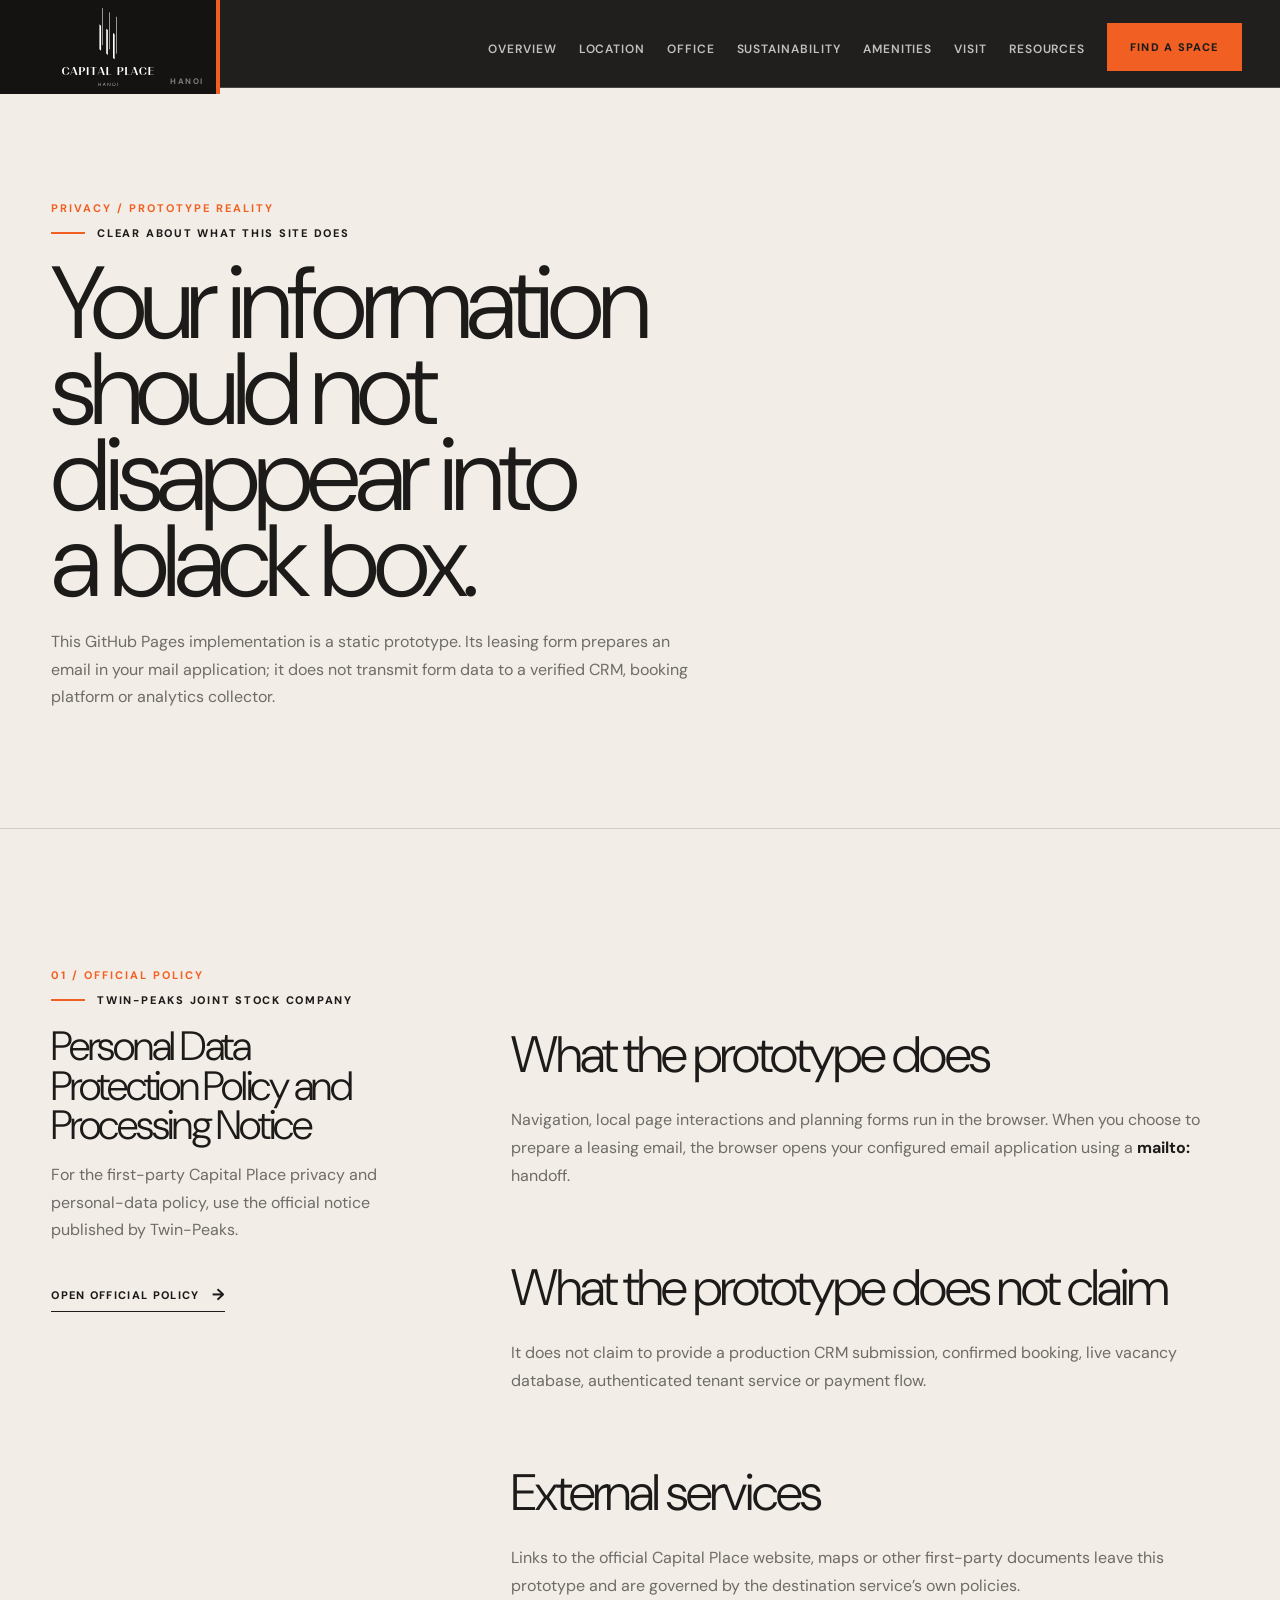
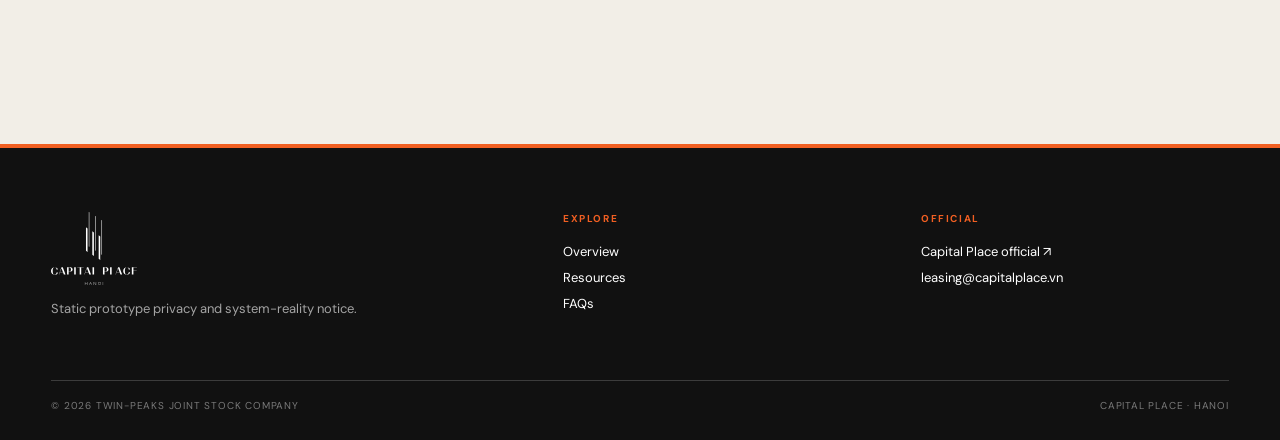
<file: privacy.html>
<!doctype html><html lang="en"><head><meta charset="UTF-8"/><meta name="viewport" content="width=device-width, initial-scale=1.0, viewport-fit=cover"/><title>Privacy — Capital Place Hanoi</title><meta name="description" content="Privacy and data-processing information for the Capital Place prototype, with a link to the official Twin-Peaks policy."/><meta name="theme-color" content="#1d1b1a"/><link rel="preconnect" href="https://fonts.googleapis.com"/><link rel="preconnect" href="https://fonts.gstatic.com" crossorigin/><link href="https://fonts.googleapis.com/css2?family=DM+Sans:wght@300;400;500;600;700&display=swap" rel="stylesheet"/><link rel="stylesheet" href="assets/capital-v6.css?v=20260901-1"/><link rel="stylesheet" href="assets/capital-v6-utility.css?v=20260901-1"/><link rel="stylesheet" href="assets/capital-v6-responsive.css?v=20260901-1"/></head><body class="cp6"><a class="skip-link" href="#main-content">Skip to content</a><header class="cp6-nav"><div class="cp6-nav-inner"><a class="cp6-brand" href="index.html" aria-label="Capital Place Hanoi home"><img src="assets/brand/capital-place-logo.svg" alt="Capital Place Hanoi"/></a><nav class="cp6-nav-links"><a href="index.html">Overview</a><a href="location.html">Location</a><a href="office.html">Office</a><a href="sustainability.html">Sustainability</a><a href="amenities.html">Amenities</a><a href="visit.html">Visit</a><a href="resources.html">Resources</a><a class="cp6-nav-cta" href="availability.html">Find a Space</a></nav><button class="cp6-menu" type="button" aria-label="Open navigation"><span></span></button></div></header><main id="main-content"><section class="cp6-utility-hero"><div class="container"><p class="cp6-index">Privacy / Prototype reality</p><p class="cp6-kicker">Clear about what this site does</p><h1 class="cp6-h1">Your information should not disappear into a black box.</h1><p class="cp6-copy">This GitHub Pages implementation is a static prototype. Its leasing form prepares an email in your mail application; it does not transmit form data to a verified CRM, booking platform or analytics collector.</p></div></section><section class="cp6-section paper"><div class="container cp6-utility-grid"><div class="cp6-reveal"><p class="cp6-index">01 / Official policy</p><p class="cp6-kicker">Twin-Peaks Joint Stock Company</p><h2 class="cp6-h3">Personal Data Protection Policy and Processing Notice</h2><p class="cp6-copy">For the first-party Capital Place privacy and personal-data policy, use the official notice published by Twin-Peaks.</p><a class="cp6-link" href="https://capitalplace.com.vn/capital-place-is-a-grade-a-office-building-comprises-of-2-towers-of-37-floors-13/" target="_blank" rel="noopener">Open official policy</a></div><div class="cp6-prose cp6-reveal"><h2>What the prototype does</h2><p>Navigation, local page interactions and planning forms run in the browser. When you choose to prepare a leasing email, the browser opens your configured email application using a <strong>mailto:</strong> handoff.</p><h2>What the prototype does not claim</h2><p>It does not claim to provide a production CRM submission, confirmed booking, live vacancy database, authenticated tenant service or payment flow.</p><h2>External services</h2><p>Links to the official Capital Place website, maps or other first-party documents leave this prototype and are governed by the destination service’s own policies.</p></div></div></section></main><footer class="cp6-footer"><div class="cp6-footer-inner"><div class="cp6-footer-logo"><img src="assets/brand/capital-place-logo.svg" alt="Capital Place Hanoi"/><p>Static prototype privacy and system-reality notice.</p></div><div><h4>Explore</h4><a href="index.html">Overview</a><a href="resources.html">Resources</a><a href="faq.html">FAQs</a></div><div><h4>Official</h4><a href="https://capitalplace.com.vn/" target="_blank" rel="noopener">Capital Place official ↗</a><a href="mailto:leasing@capitalplace.vn">leasing@capitalplace.vn</a></div></div><div class="cp6-footer-bottom"><span>© 2026 Twin-Peaks Joint Stock Company</span><span>Capital Place · Hanoi</span></div></footer><script src="assets/capital-v6.js?v=20260912-figma1"></script></body></html>
</file>
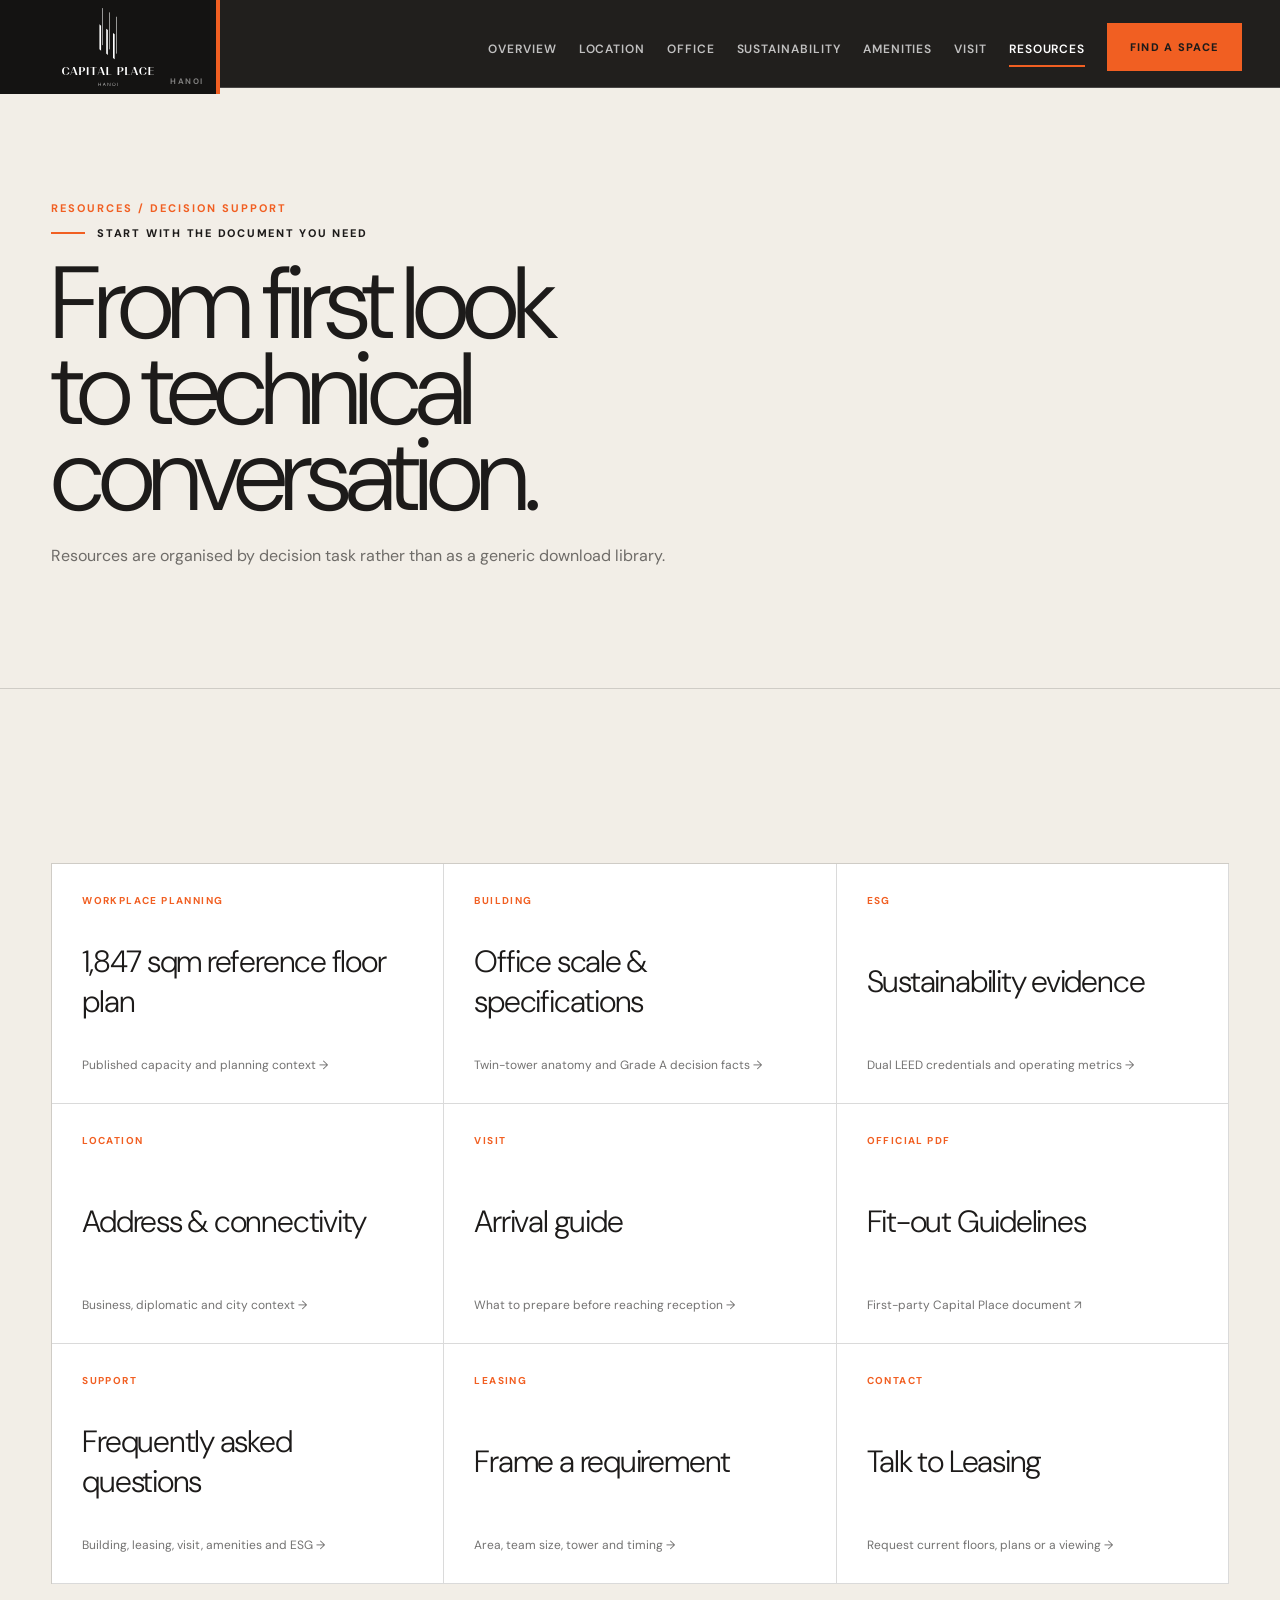
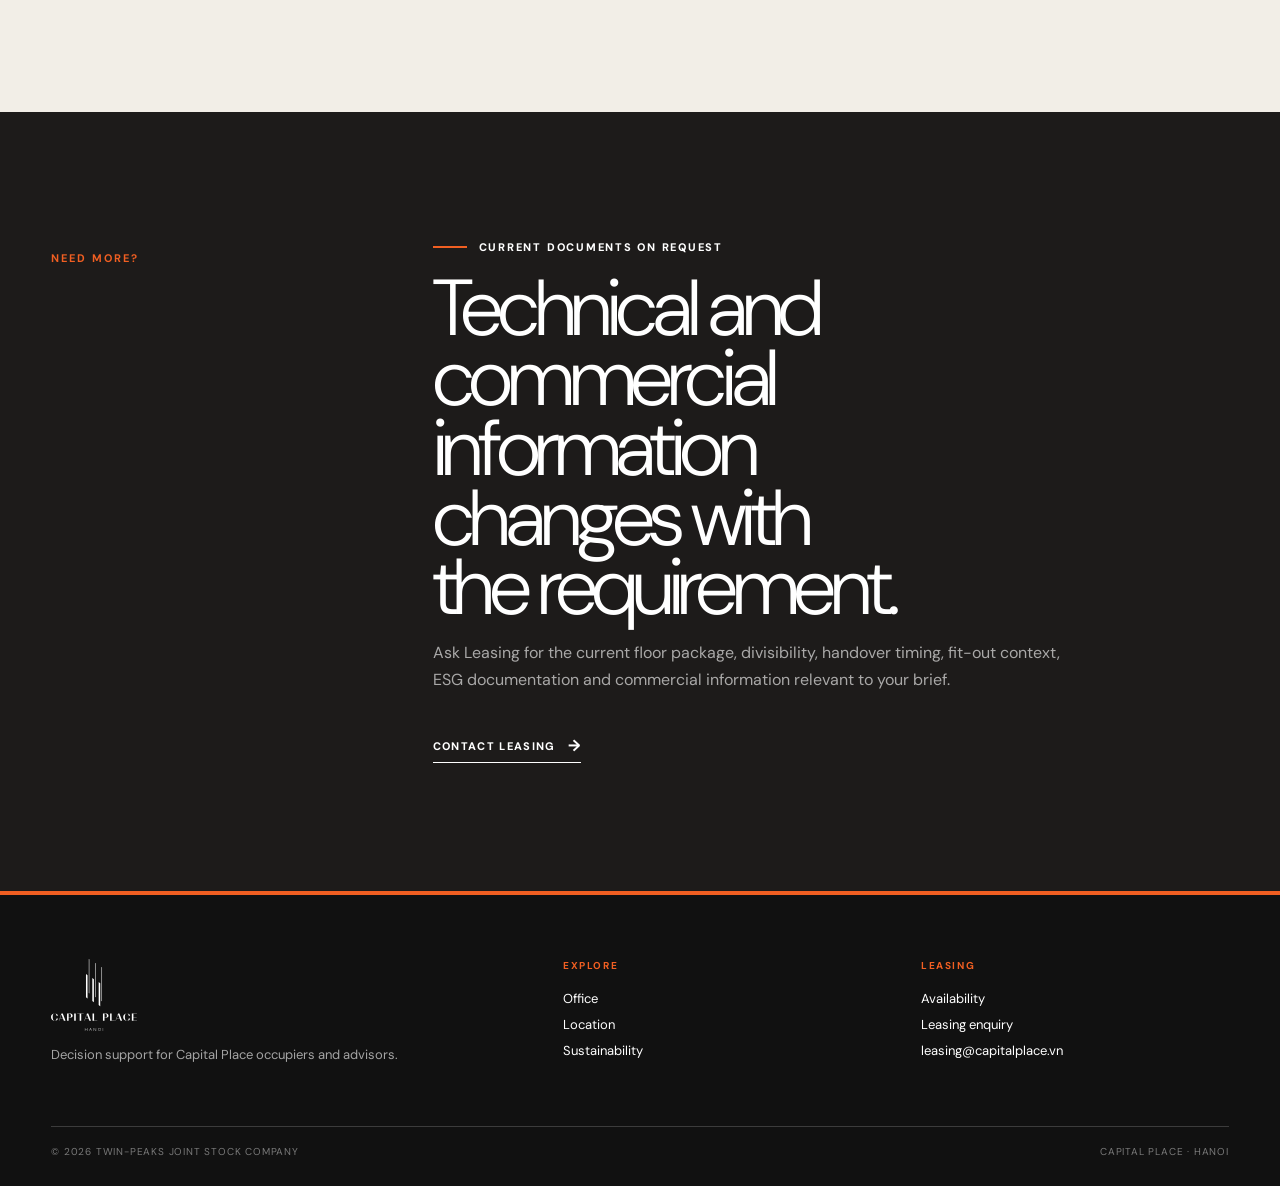
<file: resources.html>
<!doctype html><html lang="en"><head><meta charset="UTF-8"/><meta name="viewport" content="width=device-width, initial-scale=1.0, viewport-fit=cover"/><title>Resources — Capital Place Hanoi</title><meta name="description" content="Capital Place resources for workplace planning, location, sustainability, visiting and leasing discussions."/><meta name="theme-color" content="#1d1b1a"/><link rel="preconnect" href="https://fonts.googleapis.com"/><link rel="preconnect" href="https://fonts.gstatic.com" crossorigin/><link href="https://fonts.googleapis.com/css2?family=DM+Sans:wght@300;400;500;600;700&display=swap" rel="stylesheet"/><link rel="stylesheet" href="assets/capital-v6.css?v=20260901-1"/><link rel="stylesheet" href="assets/capital-v6-utility.css?v=20260901-1"/><link rel="stylesheet" href="assets/capital-v6-responsive.css?v=20260901-1"/></head><body class="cp6"><a class="skip-link" href="#main-content">Skip to content</a><header class="cp6-nav"><div class="cp6-nav-inner"><a class="cp6-brand" href="index.html" aria-label="Capital Place Hanoi home"><img src="assets/brand/capital-place-logo.svg" alt="Capital Place Hanoi"/></a><nav class="cp6-nav-links"><a href="index.html">Overview</a><a href="location.html">Location</a><a href="office.html">Office</a><a href="sustainability.html">Sustainability</a><a href="amenities.html">Amenities</a><a href="visit.html">Visit</a><a href="resources.html">Resources</a><a class="cp6-nav-cta" href="availability.html">Find a Space</a></nav><button class="cp6-menu" type="button" aria-label="Open navigation"><span></span></button></div></header><main id="main-content"><section class="cp6-utility-hero"><div class="container"><p class="cp6-index">Resources / Decision support</p><p class="cp6-kicker">Start with the document you need</p><h1 class="cp6-h1">From first look to technical conversation.</h1><p class="cp6-copy">Resources are organised by decision task rather than as a generic download library.</p></div></section><section class="cp6-section paper"><div class="container"><div class="cp6-resource-grid cp6-reveal"><a class="cp6-resource" href="office.html#floorplate"><small>Workplace planning</small><h3>1,847 sqm reference floor plan</h3><span>Published capacity and planning context →</span></a><a class="cp6-resource" href="office.html"><small>Building</small><h3>Office scale & specifications</h3><span>Twin-tower anatomy and Grade A decision facts →</span></a><a class="cp6-resource" href="sustainability.html"><small>ESG</small><h3>Sustainability evidence</h3><span>Dual LEED credentials and operating metrics →</span></a><a class="cp6-resource" href="location.html"><small>Location</small><h3>Address & connectivity</h3><span>Business, diplomatic and city context →</span></a><a class="cp6-resource" href="visit.html"><small>Visit</small><h3>Arrival guide</h3><span>What to prepare before reaching reception →</span></a><a class="cp6-resource" href="https://capitalplace.com.vn/wp-content/uploads/2021/05/20210518-CP_FitoutGuidelines_EN.FINAL_-1.pdf" target="_blank" rel="noopener"><small>Official PDF</small><h3>Fit-out Guidelines</h3><span>First-party Capital Place document ↗</span></a><a class="cp6-resource" href="faq.html"><small>Support</small><h3>Frequently asked questions</h3><span>Building, leasing, visit, amenities and ESG →</span></a><a class="cp6-resource" href="availability.html"><small>Leasing</small><h3>Frame a requirement</h3><span>Area, team size, tower and timing →</span></a><a class="cp6-resource" href="leasing.html"><small>Contact</small><h3>Talk to Leasing</h3><span>Request current floors, plans or a viewing →</span></a></div></div></section><section class="cp6-section dark"><div class="container cp6-intro-grid cp6-reveal"><div><p class="cp6-index">Need more?</p></div><div><p class="cp6-kicker">Current documents on request</p><h2 class="cp6-h2">Technical and commercial information changes with the requirement.</h2><p class="cp6-copy light">Ask Leasing for the current floor package, divisibility, handover timing, fit-out context, ESG documentation and commercial information relevant to your brief.</p><a class="cp6-link" href="leasing.html">Contact Leasing</a></div></div></section></main><footer class="cp6-footer"><div class="cp6-footer-inner"><div class="cp6-footer-logo"><img src="assets/brand/capital-place-logo.svg" alt="Capital Place Hanoi"/><p>Decision support for Capital Place occupiers and advisors.</p></div><div><h4>Explore</h4><a href="office.html">Office</a><a href="location.html">Location</a><a href="sustainability.html">Sustainability</a></div><div><h4>Leasing</h4><a href="availability.html">Availability</a><a href="leasing.html">Leasing enquiry</a><a href="mailto:leasing@capitalplace.vn">leasing@capitalplace.vn</a></div></div><div class="cp6-footer-bottom"><span>© 2026 Twin-Peaks Joint Stock Company</span><span>Capital Place · Hanoi</span></div></footer><script src="assets/capital-v6.js?v=20260912-figma1"></script></body></html>
</file>
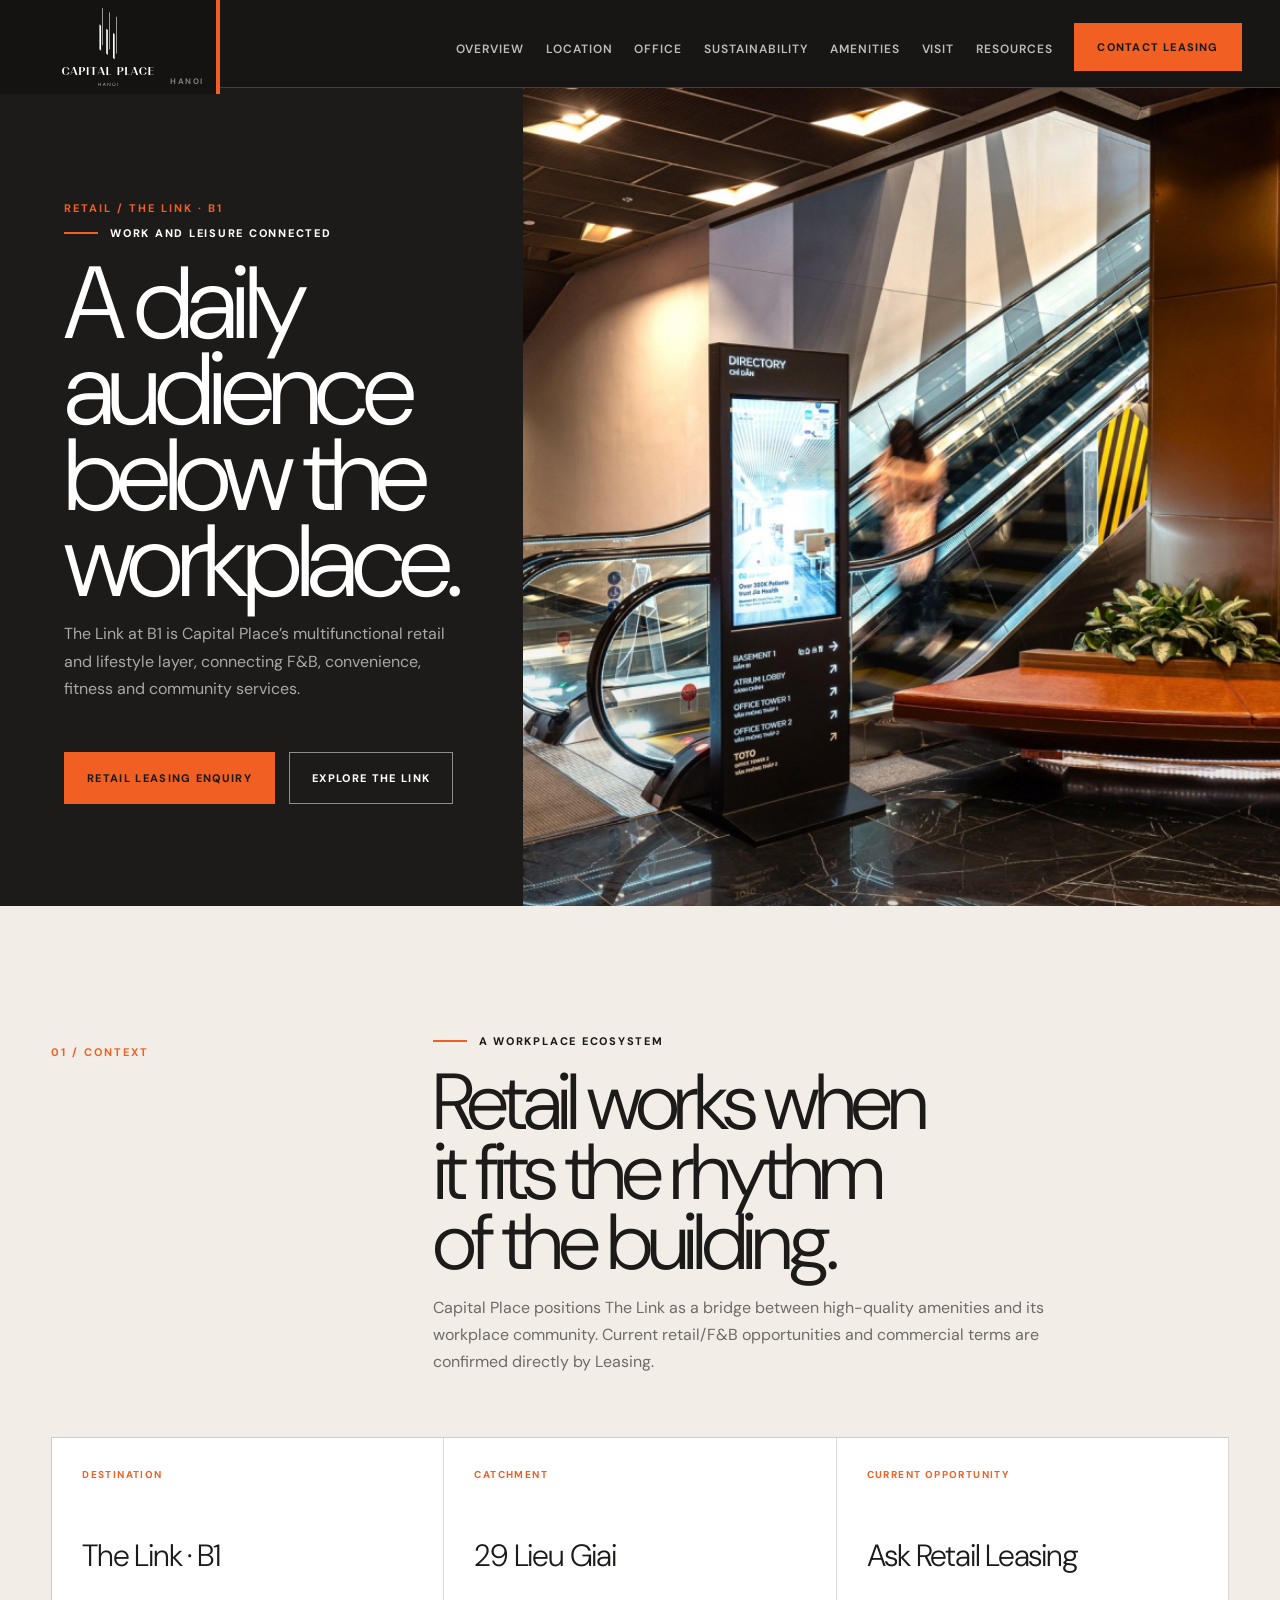
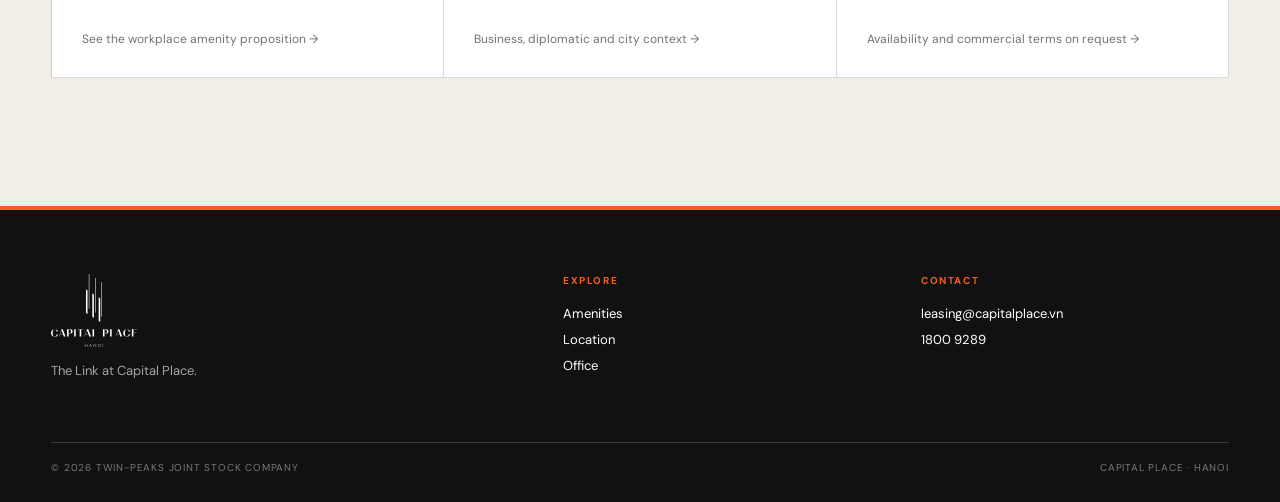
<file: retail.html>
<!doctype html><html lang="en"><head><meta charset="UTF-8"/><meta name="viewport" content="width=device-width, initial-scale=1.0, viewport-fit=cover"/><title>Retail / F&B Leasing — Capital Place Hanoi</title><meta name="description" content="Explore The Link at B1 and contact Capital Place about retail or F&B leasing opportunities."/><meta name="theme-color" content="#1d1b1a"/><link rel="preconnect" href="https://fonts.googleapis.com"/><link rel="preconnect" href="https://fonts.gstatic.com" crossorigin/><link href="https://fonts.googleapis.com/css2?family=DM+Sans:wght@300;400;500;600;700&display=swap" rel="stylesheet"/><link rel="stylesheet" href="assets/capital-v6.css?v=20260901-1"/><link rel="stylesheet" href="assets/capital-v6-utility.css?v=20260901-1"/><link rel="stylesheet" href="assets/capital-v6-responsive.css?v=20260901-1"/></head><body class="cp6"><a class="skip-link" href="#main-content">Skip to content</a><header class="cp6-nav"><div class="cp6-nav-inner"><a class="cp6-brand" href="index.html" aria-label="Capital Place Hanoi home"><img src="assets/brand/capital-place-logo.svg" alt="Capital Place Hanoi"/></a><nav class="cp6-nav-links"><a href="index.html">Overview</a><a href="location.html">Location</a><a href="office.html">Office</a><a href="sustainability.html">Sustainability</a><a href="amenities.html">Amenities</a><a href="visit.html">Visit</a><a href="resources.html">Resources</a><a class="cp6-nav-cta" href="leasing.html">Contact Leasing</a></nav><button class="cp6-menu" type="button" aria-label="Open navigation"><span></span></button></div></header><main id="main-content"><section class="cp6-page-hero dark"><div class="cp6-page-hero-copy"><p class="cp6-index">Retail / The Link · B1</p><p class="cp6-kicker">Work and leisure connected</p><h1 class="cp6-h1">A daily audience below the workplace.</h1><p class="cp6-copy light">The Link at B1 is Capital Place’s multifunctional retail and lifestyle layer, connecting F&B, convenience, fitness and community services.</p><div class="cp6-hero-actions"><a class="cp6-primary" href="mailto:leasing@capitalplace.vn?subject=Capital%20Place%20Retail%20Leasing">Retail leasing enquiry</a><a class="cp6-secondary" href="amenities.html#the-link">Explore The Link</a></div></div><div class="cp6-page-hero-media"><img src="assets/images/official/the-link.jpg" alt="The Link at Capital Place" fetchpriority="high"/></div></section><section class="cp6-section paper"><div class="container"><div class="cp6-intro-grid cp6-reveal"><div><p class="cp6-index">01 / Context</p></div><div><p class="cp6-kicker">A workplace ecosystem</p><h2 class="cp6-h2">Retail works when it fits the rhythm of the building.</h2><p class="cp6-copy">Capital Place positions The Link as a bridge between high-quality amenities and its workplace community. Current retail/F&B opportunities and commercial terms are confirmed directly by Leasing.</p></div></div><div class="cp6-resource-grid cp6-reveal"><a class="cp6-resource" href="amenities.html#the-link"><small>Destination</small><h3>The Link · B1</h3><span>See the workplace amenity proposition →</span></a><a class="cp6-resource" href="location.html"><small>Catchment</small><h3>29 Lieu Giai</h3><span>Business, diplomatic and city context →</span></a><a class="cp6-resource" href="mailto:leasing@capitalplace.vn?subject=Capital%20Place%20Retail%20Leasing"><small>Current opportunity</small><h3>Ask Retail Leasing</h3><span>Availability and commercial terms on request →</span></a></div></div></section></main><footer class="cp6-footer"><div class="cp6-footer-inner"><div class="cp6-footer-logo"><img src="assets/brand/capital-place-logo.svg" alt="Capital Place Hanoi"/><p>The Link at Capital Place.</p></div><div><h4>Explore</h4><a href="amenities.html">Amenities</a><a href="location.html">Location</a><a href="office.html">Office</a></div><div><h4>Contact</h4><a href="mailto:leasing@capitalplace.vn">leasing@capitalplace.vn</a><a href="tel:18009289">1800 9289</a></div></div><div class="cp6-footer-bottom"><span>© 2026 Twin-Peaks Joint Stock Company</span><span>Capital Place · Hanoi</span></div></footer><script src="assets/capital-v6.js?v=20260912-figma1"></script></body></html>
</file>
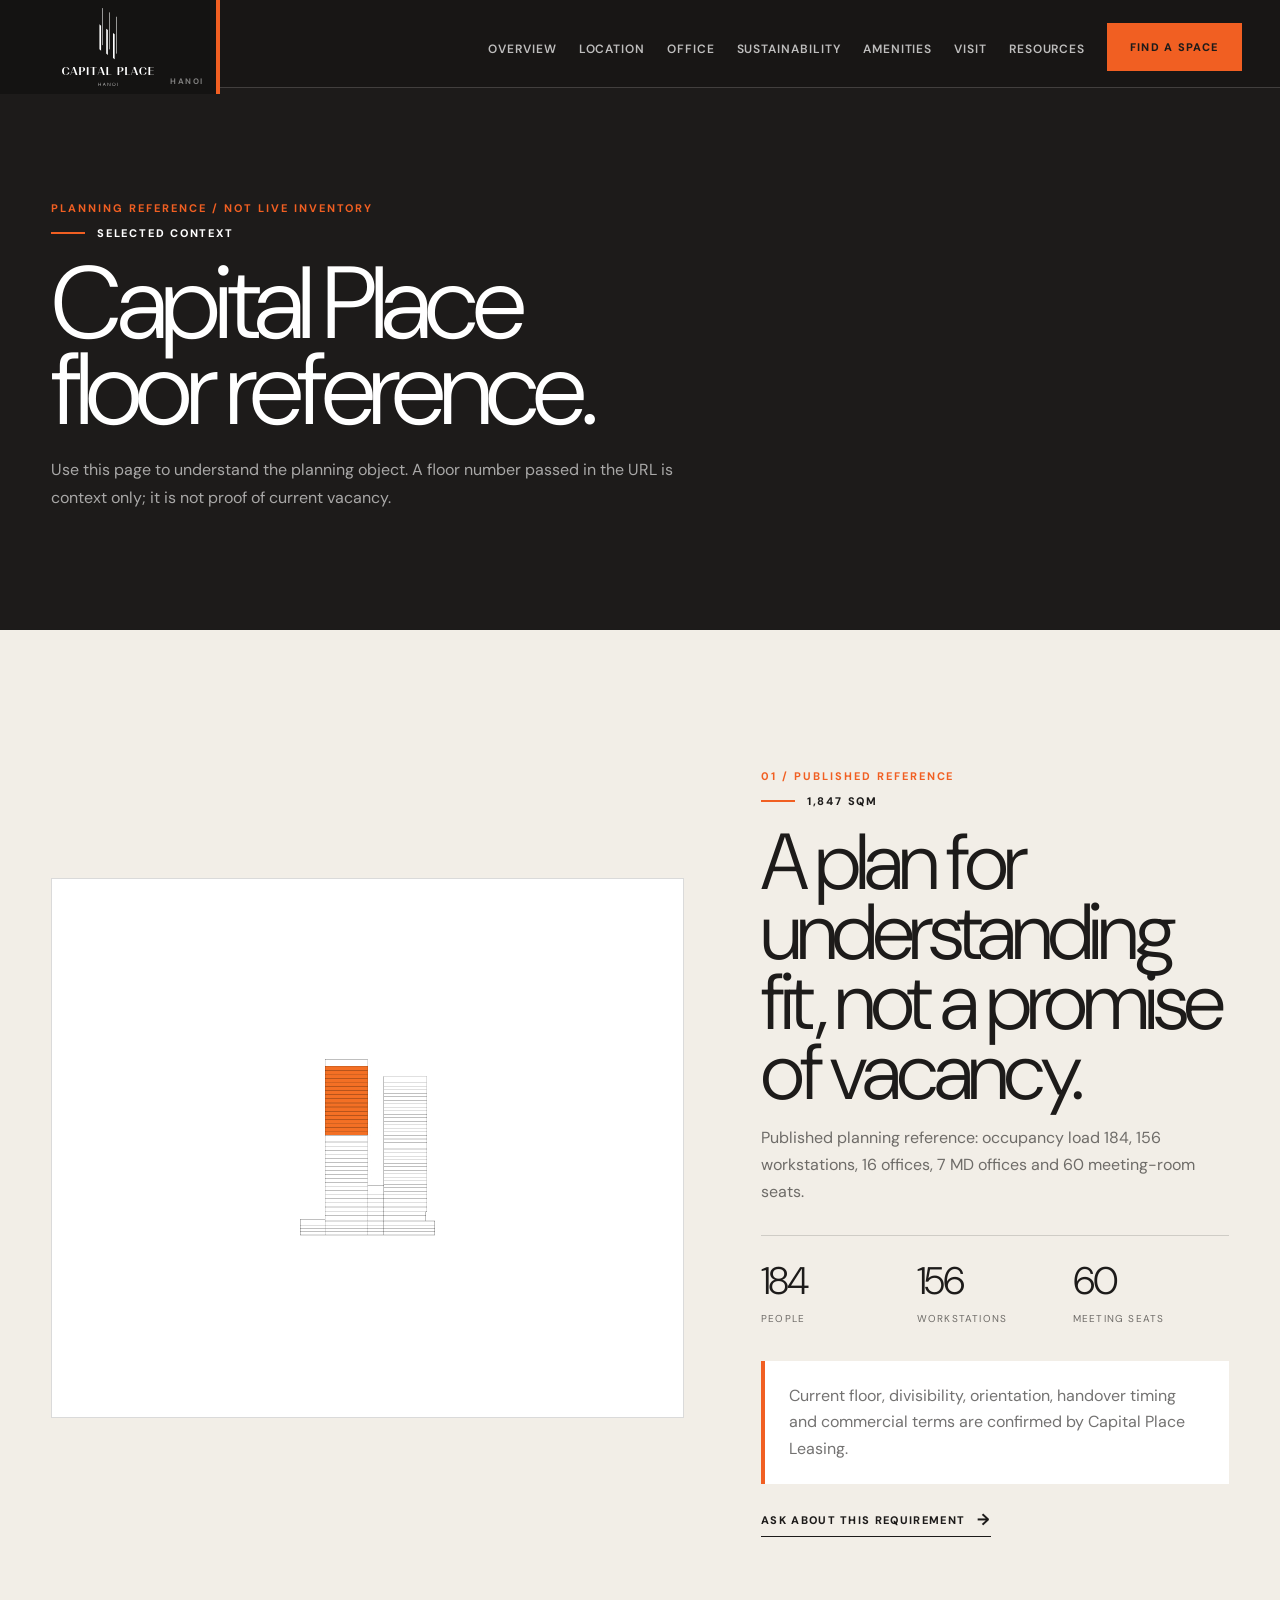
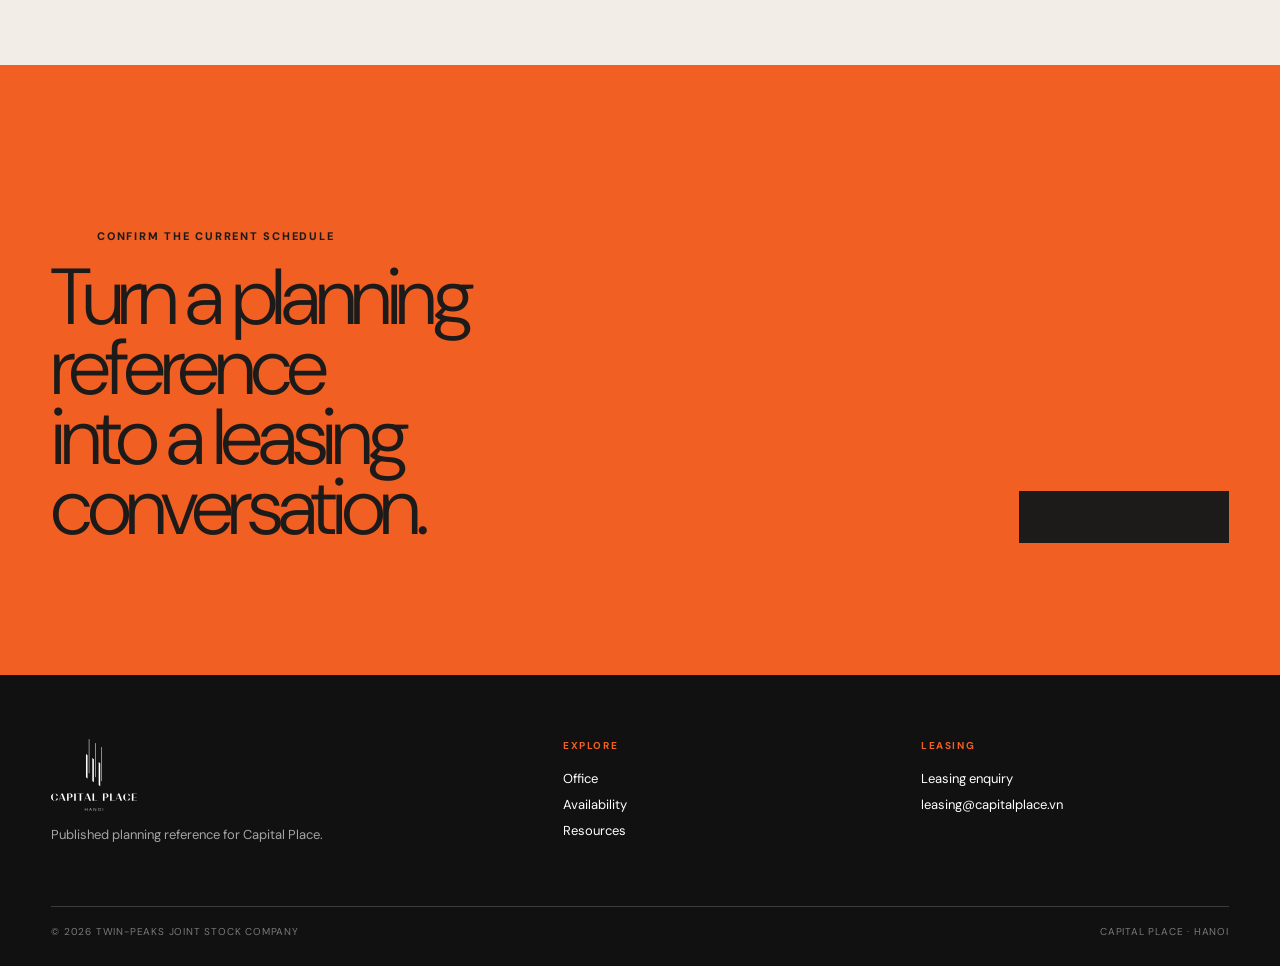
<file: space.html>
<!doctype html><html lang="en"><head><meta charset="UTF-8"/><meta name="viewport" content="width=device-width, initial-scale=1.0, viewport-fit=cover"/><title>Space Planning Reference — Capital Place Hanoi</title><meta name="description" content="Review a Capital Place planning reference and ask Leasing to confirm current floor availability, divisibility, handover timing and commercial terms."/><meta name="theme-color" content="#1d1b1a"/><link rel="preconnect" href="https://fonts.googleapis.com"/><link rel="preconnect" href="https://fonts.gstatic.com" crossorigin/><link href="https://fonts.googleapis.com/css2?family=DM+Sans:wght@300;400;500;600;700&display=swap" rel="stylesheet"/><link rel="stylesheet" href="assets/capital-v6.css?v=20260901-1"/><link rel="stylesheet" href="assets/capital-v6-utility.css?v=20260901-1"/><link rel="stylesheet" href="assets/capital-v6-responsive.css?v=20260901-1"/></head><body class="cp6"><a class="skip-link" href="#main-content">Skip to content</a><header class="cp6-nav"><div class="cp6-nav-inner"><a class="cp6-brand" href="index.html" aria-label="Capital Place Hanoi home"><img src="assets/brand/capital-place-logo.svg" alt="Capital Place Hanoi"/></a><nav class="cp6-nav-links"><a href="index.html">Overview</a><a href="location.html">Location</a><a href="office.html">Office</a><a href="sustainability.html">Sustainability</a><a href="amenities.html">Amenities</a><a href="visit.html">Visit</a><a href="resources.html">Resources</a><a class="cp6-nav-cta" href="availability.html">Find a Space</a></nav><button class="cp6-menu" type="button" aria-label="Open navigation"><span></span></button></div></header><main id="main-content"><section class="cp6-utility-hero dark"><div class="container"><p class="cp6-index">Planning reference / not live inventory</p><p class="cp6-kicker">Selected context</p><h1 class="cp6-h1" id="space-title">Capital Place floor reference.</h1><p class="cp6-copy light">Use this page to understand the planning object. A floor number passed in the URL is context only; it is not proof of current vacancy.</p></div></section><section class="cp6-section paper"><div class="container cp6-plate-compare"><figure class="cp6-reveal"><img src="assets/images/official/floor-standard.png" alt="Capital Place published 1,847 sqm reference floor plan" loading="eager"/></figure><div class="cp6-reveal"><p class="cp6-index">01 / Published reference</p><p class="cp6-kicker">1,847 sqm</p><h2 class="cp6-h2">A plan for understanding fit, not a promise of vacancy.</h2><p class="cp6-copy">Published planning reference: occupancy load 184, 156 workstations, 16 offices, 7 MD offices and 60 meeting-room seats.</p><div class="cp6-floor-stats"><span><strong>184</strong><small>people</small></span><span><strong>156</strong><small>workstations</small></span><span><strong>60</strong><small>meeting seats</small></span></div><div class="cp6-callout" style="margin-top:34px"><p>Current floor, divisibility, orientation, handover timing and commercial terms are confirmed by Capital Place Leasing.</p></div><a class="cp6-link" id="space-leasing" href="leasing.html">Ask about this requirement</a></div></div></section><section class="cp6-section orange"><div class="container cp6-leasing-band"><div><p class="cp6-index">02 / Next step</p><p class="cp6-kicker">Confirm the current schedule</p><h2 class="cp6-h2">Turn a planning reference into a leasing conversation.</h2></div><a class="cp6-primary" href="availability.html">Back to Availability</a></div></section></main><footer class="cp6-footer"><div class="cp6-footer-inner"><div class="cp6-footer-logo"><img src="assets/brand/capital-place-logo.svg" alt="Capital Place Hanoi"/><p>Published planning reference for Capital Place.</p></div><div><h4>Explore</h4><a href="office.html">Office</a><a href="availability.html">Availability</a><a href="resources.html">Resources</a></div><div><h4>Leasing</h4><a href="leasing.html">Leasing enquiry</a><a href="mailto:leasing@capitalplace.vn">leasing@capitalplace.vn</a></div></div><div class="cp6-footer-bottom"><span>© 2026 Twin-Peaks Joint Stock Company</span><span>Capital Place · Hanoi</span></div></footer><script src="assets/capital-v6.js?v=20260912-figma1"></script><script>(()=>{const p=new URLSearchParams(location.search),tower=p.get('tower'),floor=p.get('floor');if(tower||floor){const title=document.getElementById('space-title');title.textContent=[tower,floor].filter(Boolean).join(' · ')+' planning reference.';const link=document.getElementById('space-leasing');link.href='leasing.html?'+new URLSearchParams({tower:tower||'',floor:floor||'',intent:'floor-reference'}).toString();}})();</script></body></html>
</file>
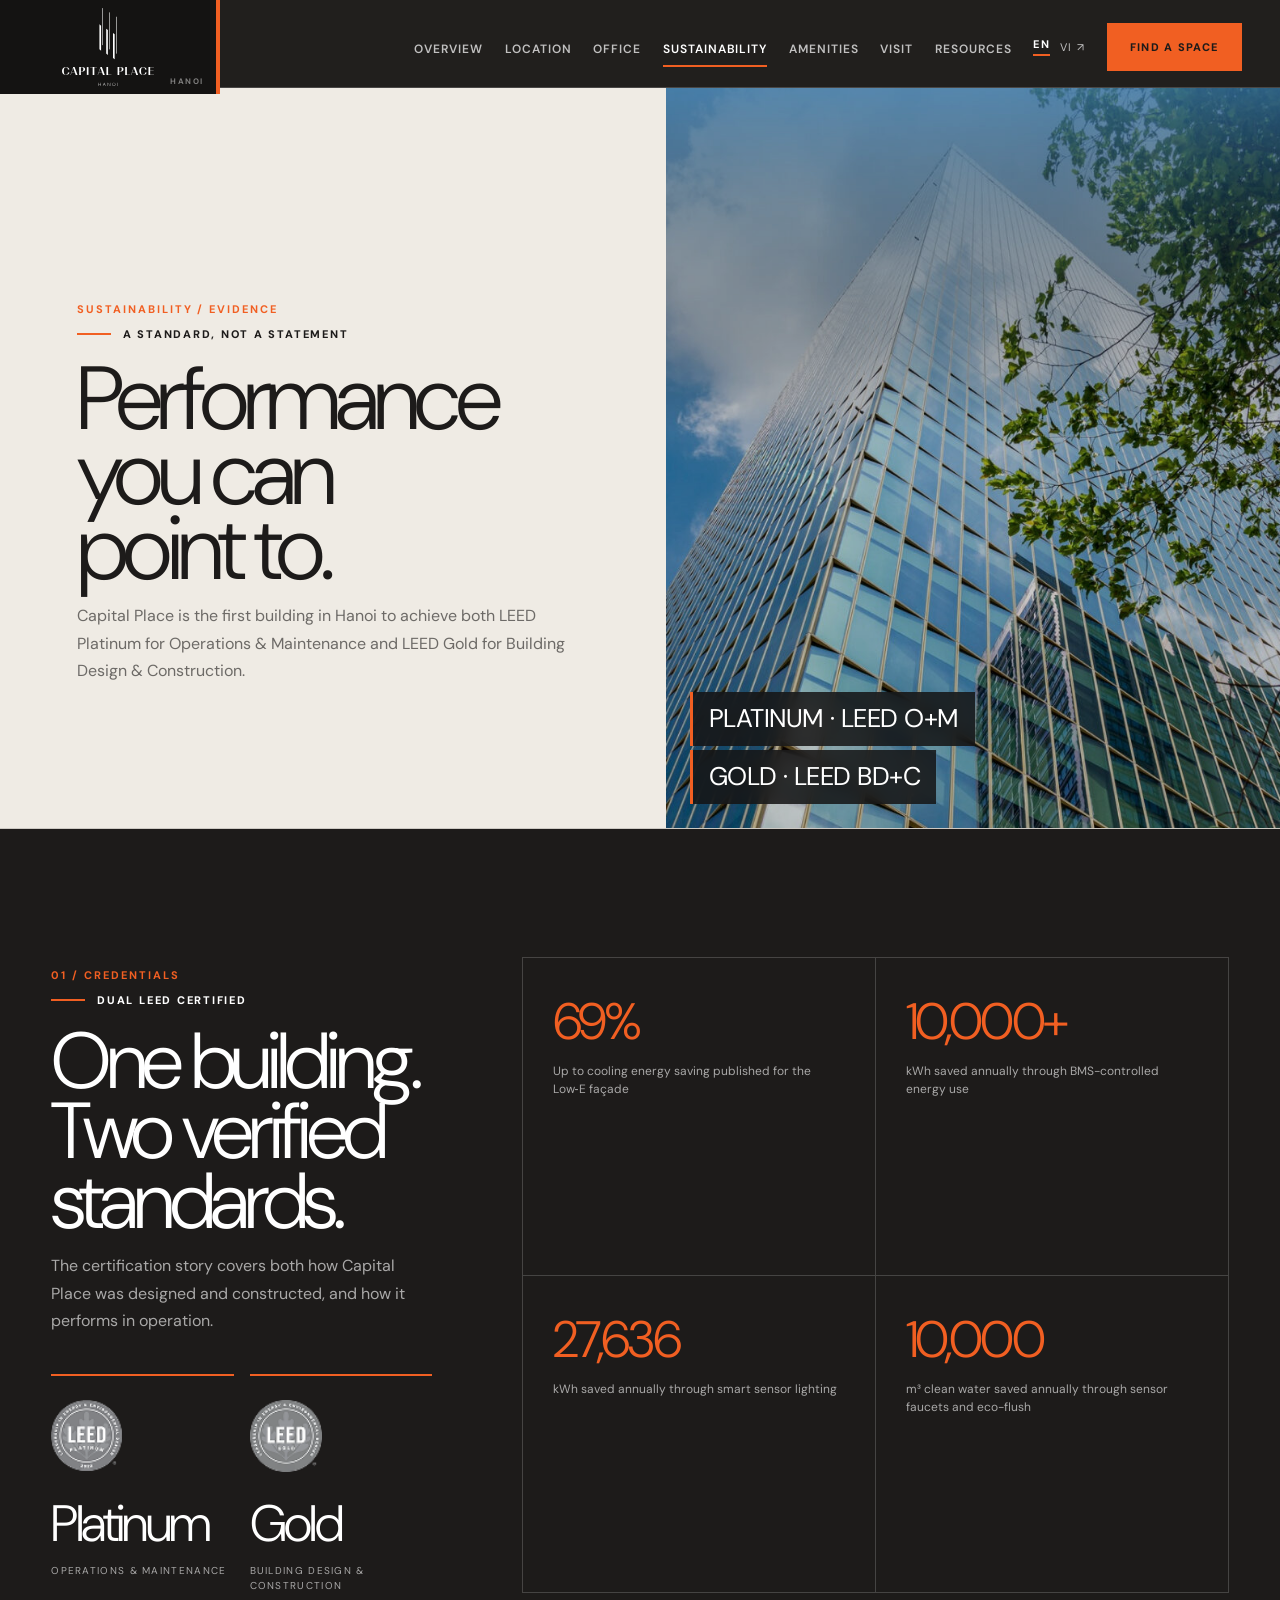
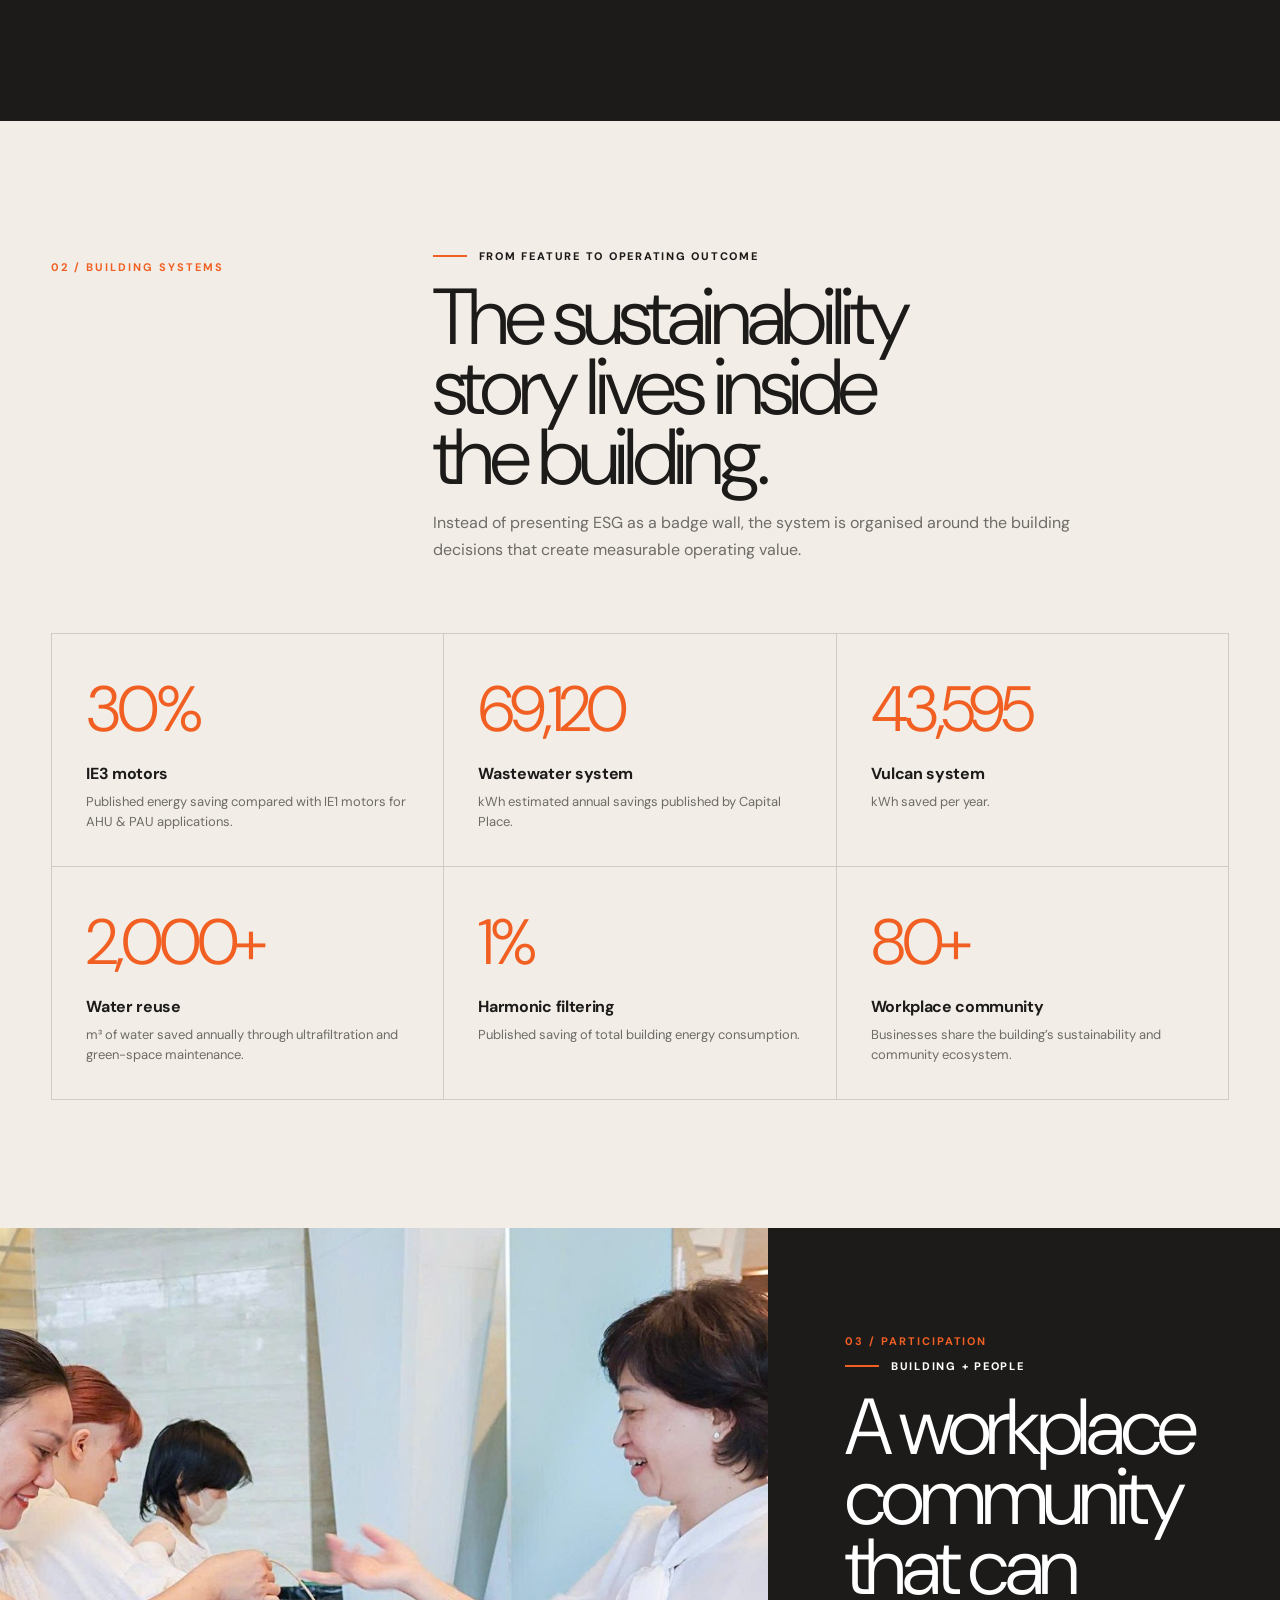
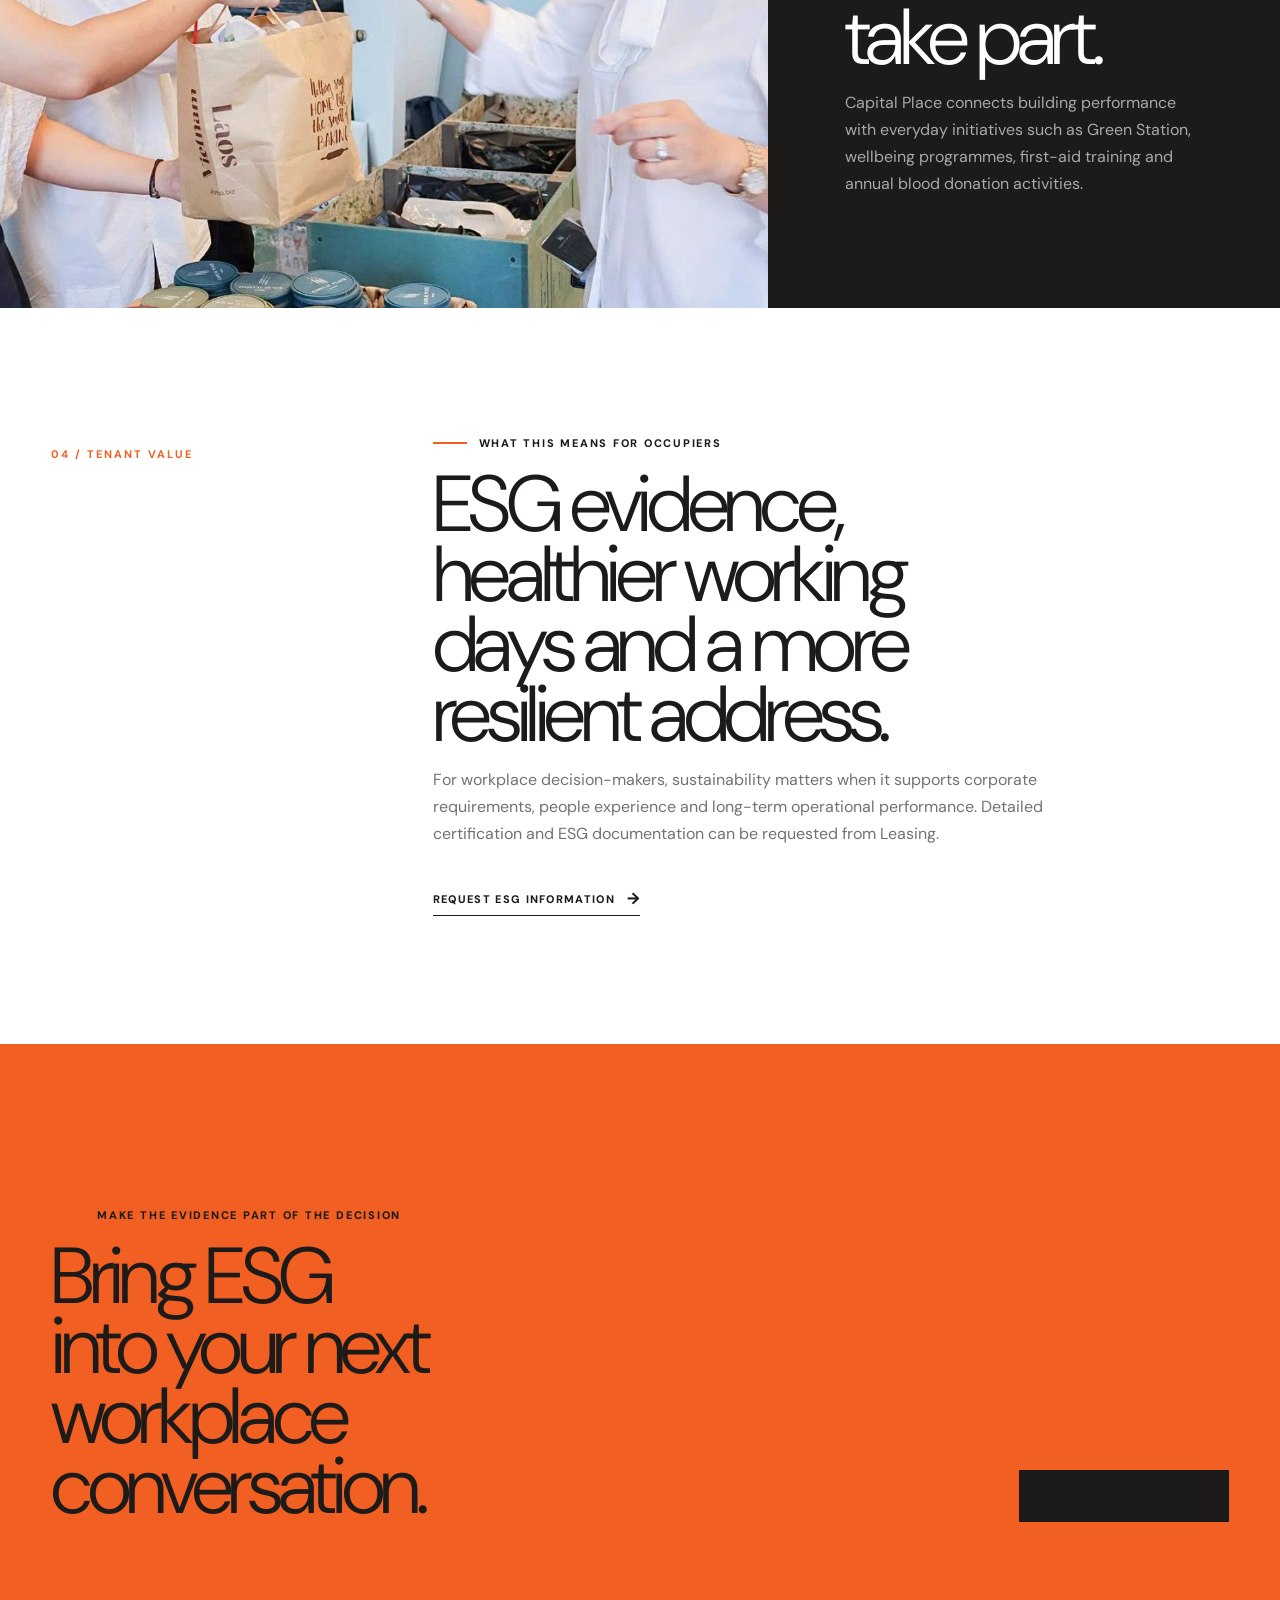
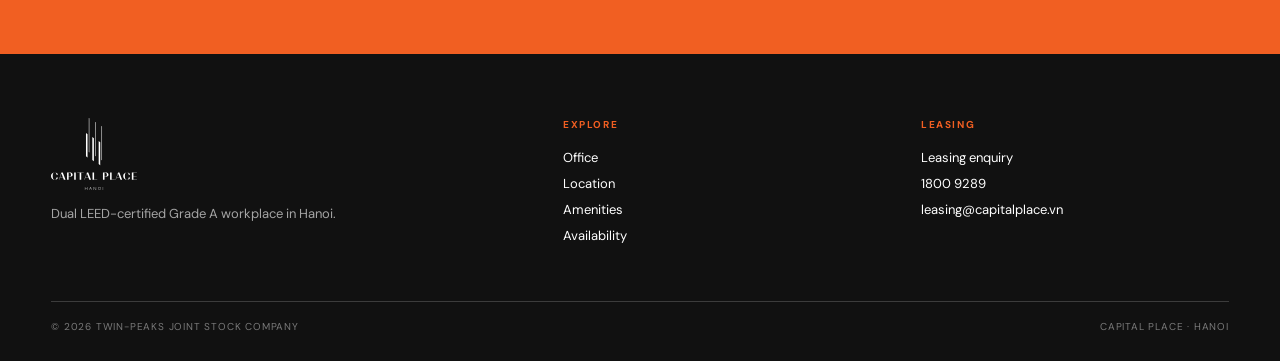
<file: sustainability.html>
<!doctype html>
<html lang="en">
<head>
  <meta charset="UTF-8" /><meta name="viewport" content="width=device-width, initial-scale=1.0, viewport-fit=cover" />
  <title>Sustainability — Capital Place Hanoi</title>
  <meta name="description" content="Explore Capital Place sustainability evidence: LEED Platinum O+M, LEED Gold BD+C, energy and water savings, healthier workplace systems and community initiatives." />
  <meta name="theme-color" content="#1d1b1a" />
  <link rel="preconnect" href="https://fonts.googleapis.com" /><link rel="preconnect" href="https://fonts.gstatic.com" crossorigin />
  <link href="https://fonts.googleapis.com/css2?family=DM+Sans:wght@300;400;500;600;700&display=swap" rel="stylesheet" />
  <link rel="preload" as="image" href="assets/images/official/sustainability-hero.jpg" />
  <link rel="stylesheet" href="assets/capital-v6.css?v=20260901-3" />
  <link rel="stylesheet" href="assets/capital-v6-responsive.css?v=20260901-1" />
</head>
<body class="cp6">
<a class="skip-link" href="#main-content">Skip to content</a>
<header class="cp6-nav"><div class="cp6-nav-inner"><a class="cp6-brand" href="index.html" aria-label="Capital Place Hanoi home"><img src="assets/brand/capital-place-logo.svg" alt="Capital Place Hanoi" /></a><nav class="cp6-nav-links" aria-label="Primary navigation"><a href="index.html">Overview</a><a href="location.html">Location</a><a href="office.html">Office</a><a href="sustainability.html">Sustainability</a><a href="amenities.html">Amenities</a><a href="visit.html">Visit</a><a href="resources.html">Resources</a><span class="cp6-lang"><strong>EN</strong><a href="https://capitalplace.com.vn/vi/ben-vung-va-cong-dong/" target="_blank" rel="noopener">VI ↗</a></span><a class="cp6-nav-cta" href="availability.html">Find a Space</a></nav><button class="cp6-menu" type="button" aria-label="Open navigation"><span></span></button></div></header>
<main id="main-content">
  <section class="cp6-page-hero dark"><div class="cp6-page-hero-copy"><p class="cp6-index">Sustainability / Evidence</p><p class="cp6-kicker">A standard, not a statement</p><h1 class="cp6-h1">Performance you can point to.</h1><p class="cp6-copy light">Capital Place is the first building in Hanoi to achieve both LEED Platinum for Operations & Maintenance and LEED Gold for Building Design & Construction.</p></div><div class="cp6-page-hero-media"><img src="assets/images/official/sustainability-hero.jpg" alt="Capital Place façade and landscaped environment" fetchpriority="high" /></div></section>
  <section class="cp6-section dark"><div class="container cp6-esg-grid"><div class="cp6-reveal"><p class="cp6-index">01 / Credentials</p><p class="cp6-kicker">Dual LEED certified</p><h2 class="cp6-h2">One building. Two verified standards.</h2><p class="cp6-copy light">The certification story covers both how Capital Place was designed and constructed, and how it performs in operation.</p><div class="cp6-leed-row"><div class="cp6-leed-card"><img src="assets/images/official/leed-platinum.png" alt="LEED Platinum emblem" loading="eager" /><strong>Platinum</strong><span>Operations & Maintenance</span></div><div class="cp6-leed-card"><img src="assets/images/official/leed-gold.png" alt="LEED Gold emblem" loading="eager" /><strong>Gold</strong><span>Building Design & Construction</span></div></div></div><div class="cp6-evidence cp6-reveal"><article><strong>69%</strong><span>Up to cooling energy saving published for the Low‑E façade</span></article><article><strong>10,000+</strong><span>kWh saved annually through BMS-controlled energy use</span></article><article><strong>27,636</strong><span>kWh saved annually through smart sensor lighting</span></article><article><strong>10,000</strong><span>m³ clean water saved annually through sensor faucets and eco-flush</span></article></div></div></section>
  <section class="cp6-section paper"><div class="container"><div class="cp6-intro-grid cp6-reveal"><div><p class="cp6-index">02 / Building systems</p></div><div><p class="cp6-kicker">From feature to operating outcome</p><h2 class="cp6-h2">The sustainability story lives inside the building.</h2><p class="cp6-copy">Instead of presenting ESG as a badge wall, the system is organised around the building decisions that create measurable operating value.</p></div></div><div class="cp6-performance-grid cp6-reveal"><article><strong>30%</strong><h3>IE3 motors</h3><p>Published energy saving compared with IE1 motors for AHU & PAU applications.</p></article><article><strong>69,120</strong><h3>Wastewater system</h3><p>kWh estimated annual savings published by Capital Place.</p></article><article><strong>43,595</strong><h3>Vulcan system</h3><p>kWh saved per year.</p></article><article><strong>2,000+</strong><h3>Water reuse</h3><p>m³ of water saved annually through ultrafiltration and green-space maintenance.</p></article><article><strong>1%</strong><h3>Harmonic filtering</h3><p>Published saving of total building energy consumption.</p></article><article><strong>80+</strong><h3>Workplace community</h3><p>Businesses share the building’s sustainability and community ecosystem.</p></article></div></div></section>
  <section class="cp6-feature-split"><div class="cp6-feature-media"><img src="assets/images/official/green-station-2026.webp" alt="Green Station recycling initiative at Capital Place" loading="eager" /></div><div class="cp6-feature-copy cp6-reveal"><p class="cp6-index">03 / Participation</p><p class="cp6-kicker">Building + people</p><h2 class="cp6-h2">A workplace community that can take part.</h2><p class="cp6-copy light">Capital Place connects building performance with everyday initiatives such as Green Station, wellbeing programmes, first-aid training and annual blood donation activities.</p></div></section>
  <section class="cp6-section"><div class="container cp6-intro-grid cp6-reveal"><div><p class="cp6-index">04 / Tenant value</p></div><div><p class="cp6-kicker">What this means for occupiers</p><h2 class="cp6-h2">ESG evidence, healthier working days and a more resilient address.</h2><p class="cp6-copy">For workplace decision-makers, sustainability matters when it supports corporate requirements, people experience and long-term operational performance. Detailed certification and ESG documentation can be requested from Leasing.</p><a class="cp6-link" href="leasing.html">Request ESG information</a></div></div></section>
  <section class="cp6-section orange"><div class="container cp6-leasing-band cp6-reveal"><div><p class="cp6-index">05 / Leasing</p><p class="cp6-kicker">Make the evidence part of the decision</p><h2 class="cp6-h2">Bring ESG into your next workplace conversation.</h2></div><a class="cp6-primary" href="availability.html">Find a Space</a></div></section>
</main>
<footer class="cp6-footer"><div class="cp6-footer-inner"><div class="cp6-footer-logo"><img src="assets/brand/capital-place-logo.svg" alt="Capital Place Hanoi" /><p>Dual LEED-certified Grade A workplace in Hanoi.</p></div><div><h4>Explore</h4><a href="office.html">Office</a><a href="location.html">Location</a><a href="amenities.html">Amenities</a><a href="availability.html">Availability</a></div><div><h4>Leasing</h4><a href="leasing.html">Leasing enquiry</a><a href="tel:18009289">1800 9289</a><a href="mailto:leasing@capitalplace.vn">leasing@capitalplace.vn</a></div></div><div class="cp6-footer-bottom"><span>© 2026 Twin-Peaks Joint Stock Company</span><span>Capital Place · Hanoi</span></div></footer>
<script src="assets/capital-v6.js?v=20260912-figma1"></script>
</body></html>
</file>
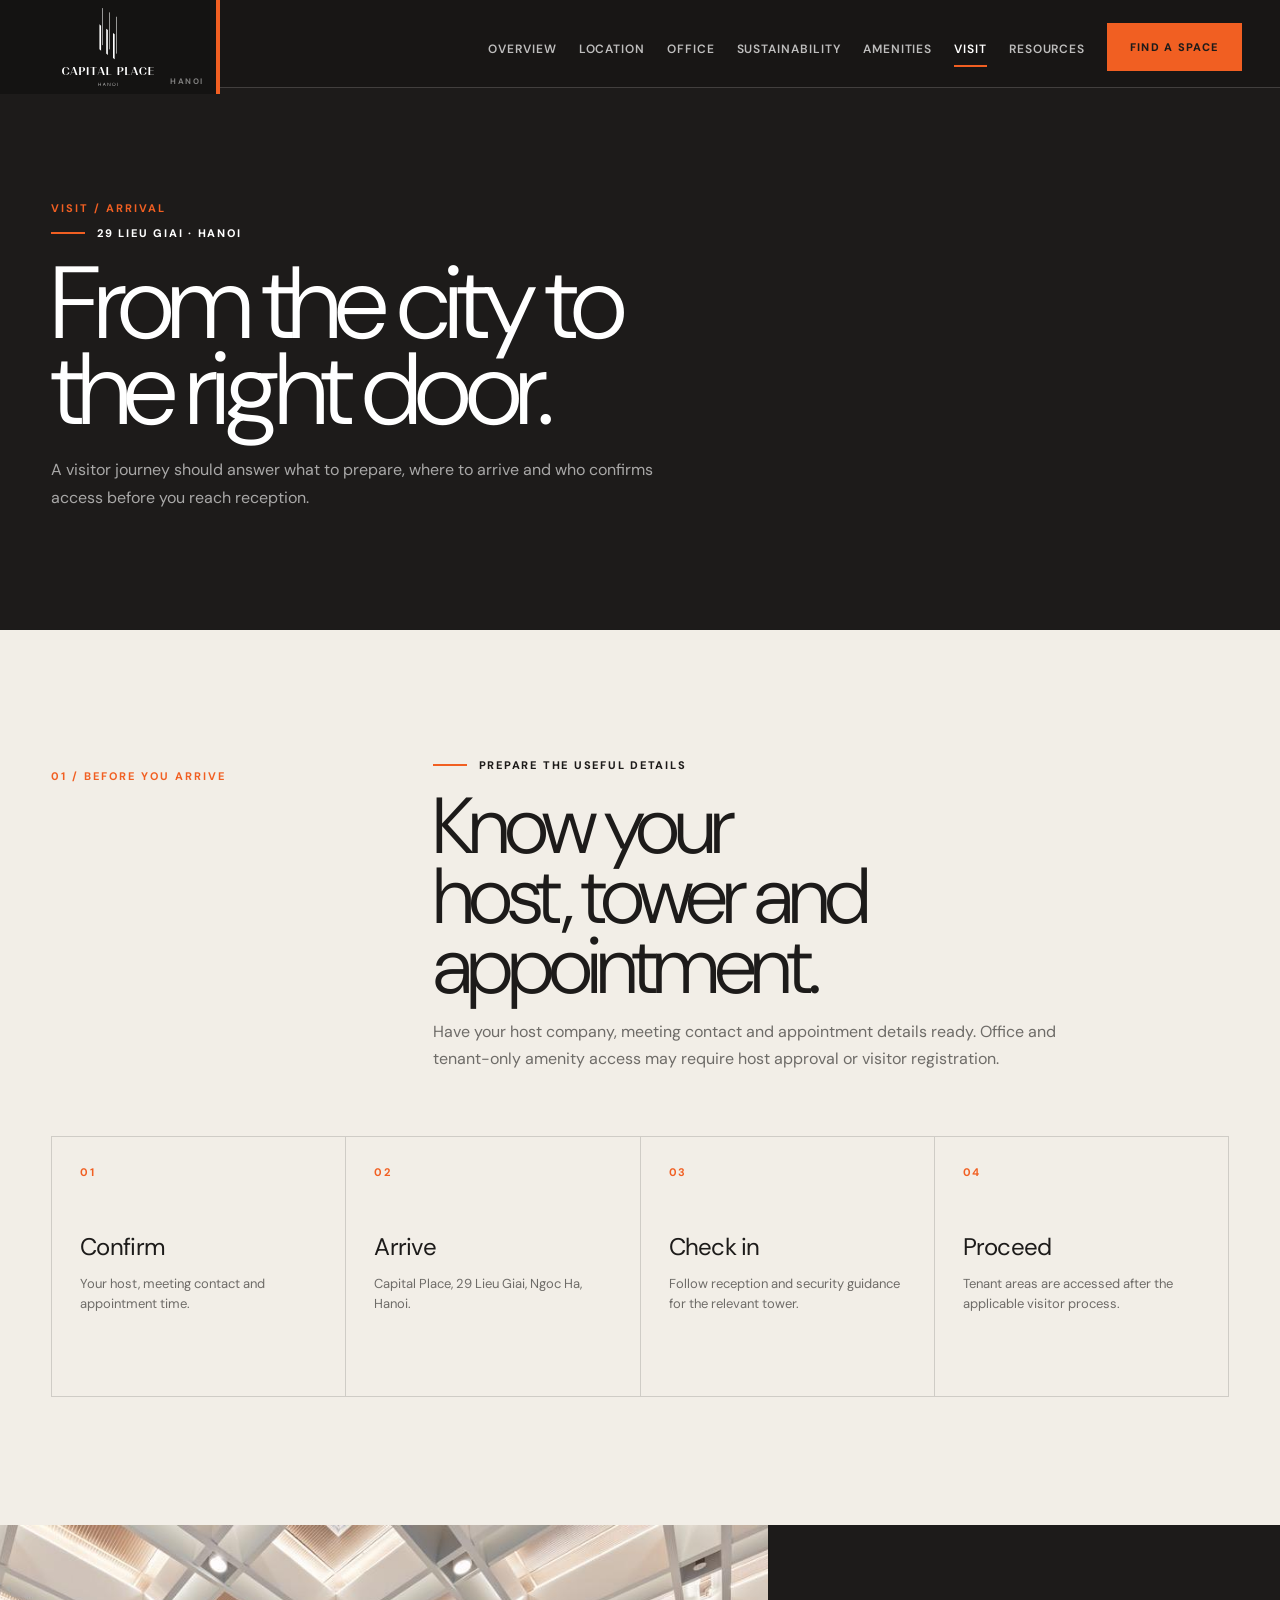
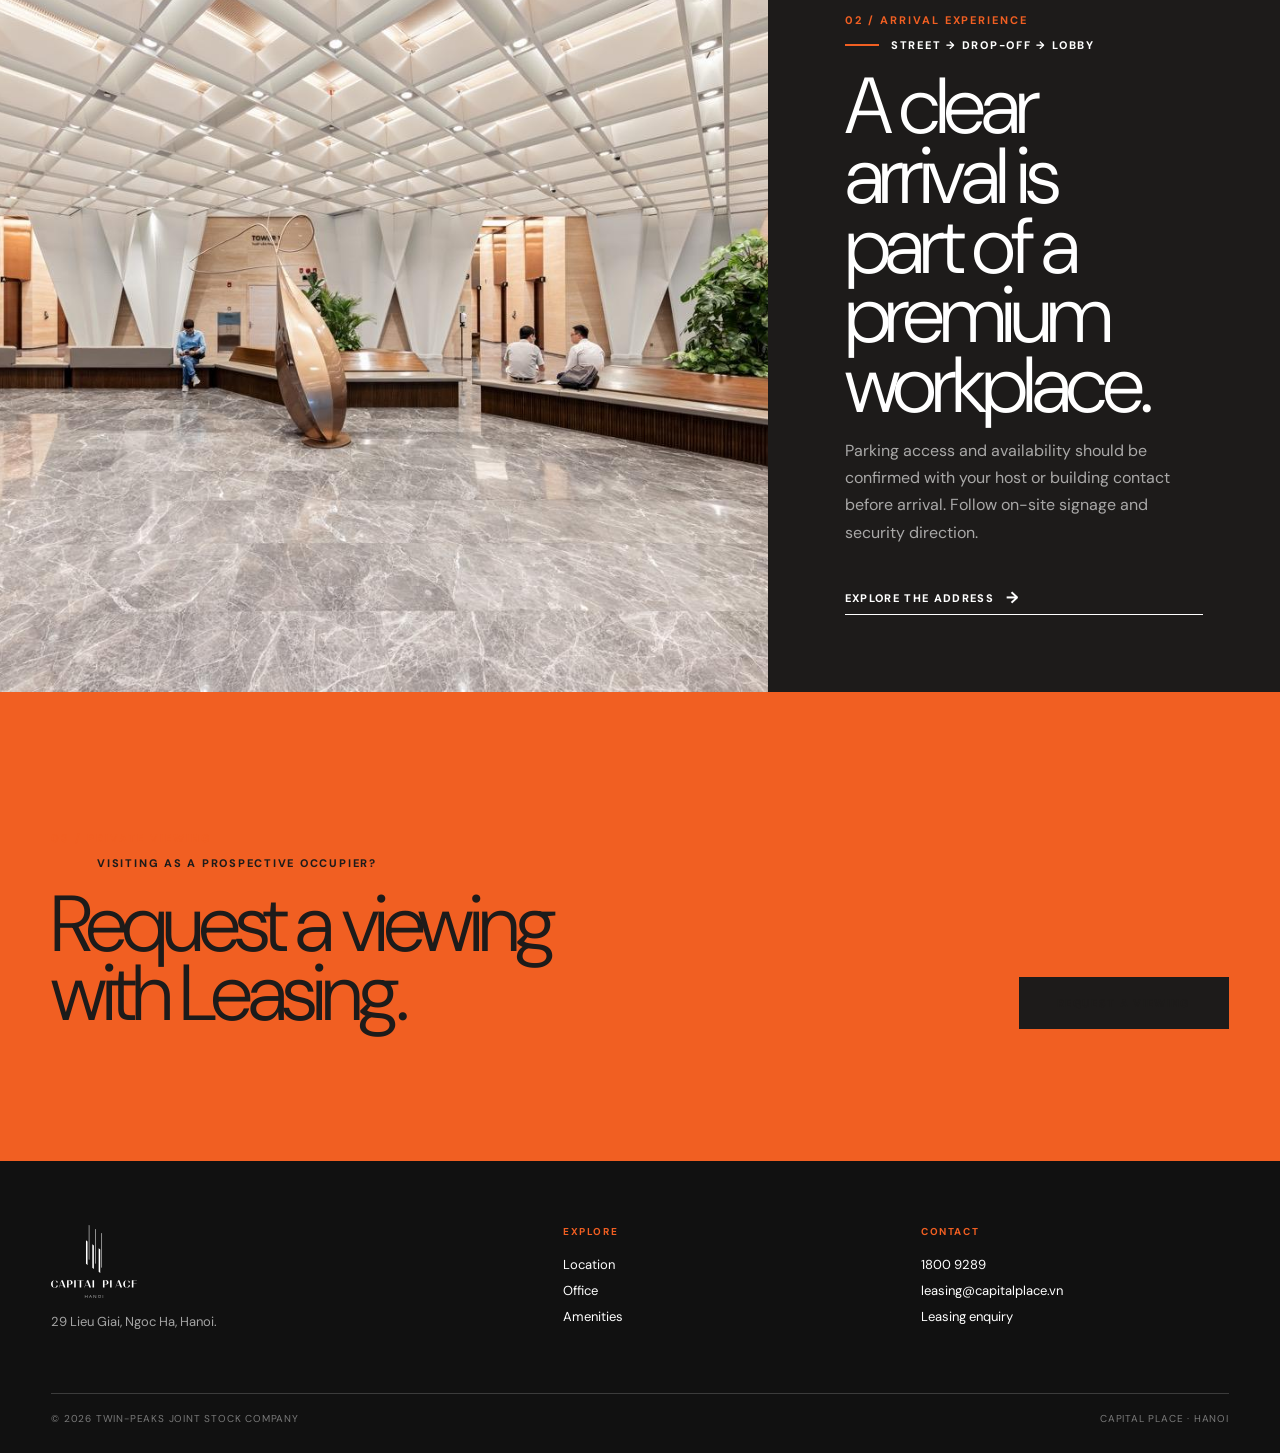
<file: visit.html>
<!doctype html><html lang="en"><head><meta charset="UTF-8"/><meta name="viewport" content="width=device-width, initial-scale=1.0, viewport-fit=cover"/><title>Visit — Capital Place Hanoi</title><meta name="description" content="Plan a visit to Capital Place at 29 Lieu Giai, Hanoi: arrival, reception, host details and leasing viewing guidance."/><meta name="theme-color" content="#1d1b1a"/><link rel="preconnect" href="https://fonts.googleapis.com"/><link rel="preconnect" href="https://fonts.gstatic.com" crossorigin/><link href="https://fonts.googleapis.com/css2?family=DM+Sans:wght@300;400;500;600;700&display=swap" rel="stylesheet"/><link rel="stylesheet" href="assets/capital-v6.css?v=20260901-1"/><link rel="stylesheet" href="assets/capital-v6-utility.css?v=20260901-1"/><link rel="stylesheet" href="assets/capital-v6-responsive.css?v=20260901-1"/></head><body class="cp6"><a class="skip-link" href="#main-content">Skip to content</a><header class="cp6-nav"><div class="cp6-nav-inner"><a class="cp6-brand" href="index.html" aria-label="Capital Place Hanoi home"><img src="assets/brand/capital-place-logo.svg" alt="Capital Place Hanoi"/></a><nav class="cp6-nav-links"><a href="index.html">Overview</a><a href="location.html">Location</a><a href="office.html">Office</a><a href="sustainability.html">Sustainability</a><a href="amenities.html">Amenities</a><a href="visit.html">Visit</a><a href="resources.html">Resources</a><a class="cp6-nav-cta" href="availability.html">Find a Space</a></nav><button class="cp6-menu" type="button" aria-label="Open navigation"><span></span></button></div></header><main id="main-content"><section class="cp6-utility-hero dark"><div class="container"><p class="cp6-index">Visit / Arrival</p><p class="cp6-kicker">29 Lieu Giai · Hanoi</p><h1 class="cp6-h1">From the city to the right door.</h1><p class="cp6-copy light">A visitor journey should answer what to prepare, where to arrive and who confirms access before you reach reception.</p></div></section><section class="cp6-section paper"><div class="container"><div class="cp6-intro-grid cp6-reveal"><div><p class="cp6-index">01 / Before you arrive</p></div><div><p class="cp6-kicker">Prepare the useful details</p><h2 class="cp6-h2">Know your host, tower and appointment.</h2><p class="cp6-copy">Have your host company, meeting contact and appointment details ready. Office and tenant-only amenity access may require host approval or visitor registration.</p></div></div><div class="cp6-step-grid cp6-reveal"><article><b>01</b><h3>Confirm</h3><p>Your host, meeting contact and appointment time.</p></article><article><b>02</b><h3>Arrive</h3><p>Capital Place, 29 Lieu Giai, Ngoc Ha, Hanoi.</p></article><article><b>03</b><h3>Check in</h3><p>Follow reception and security guidance for the relevant tower.</p></article><article><b>04</b><h3>Proceed</h3><p>Tenant areas are accessed after the applicable visitor process.</p></article></div></div></section><section class="cp6-feature-split"><div class="cp6-feature-media"><img src="assets/images/feedback/fb4-arrival.jpg" alt="Arrival route to Capital Place" loading="eager"/></div><div class="cp6-feature-copy cp6-reveal"><p class="cp6-index">02 / Arrival experience</p><p class="cp6-kicker">Street → drop-off → lobby</p><h2 class="cp6-h2">A clear arrival is part of a premium workplace.</h2><p class="cp6-copy light">Parking access and availability should be confirmed with your host or building contact before arrival. Follow on-site signage and security direction.</p><a class="cp6-link" href="location.html">Explore the address</a></div></section><section class="cp6-section orange"><div class="container cp6-leasing-band cp6-reveal"><div><p class="cp6-index">03 / Private viewing</p><p class="cp6-kicker">Visiting as a prospective occupier?</p><h2 class="cp6-h2">Request a viewing with Leasing.</h2></div><a class="cp6-primary" href="leasing.html">Request a Viewing</a></div></section></main><footer class="cp6-footer"><div class="cp6-footer-inner"><div class="cp6-footer-logo"><img src="assets/brand/capital-place-logo.svg" alt="Capital Place Hanoi"/><p>29 Lieu Giai, Ngoc Ha, Hanoi.</p></div><div><h4>Explore</h4><a href="location.html">Location</a><a href="office.html">Office</a><a href="amenities.html">Amenities</a></div><div><h4>Contact</h4><a href="tel:18009289">1800 9289</a><a href="mailto:leasing@capitalplace.vn">leasing@capitalplace.vn</a><a href="leasing.html">Leasing enquiry</a></div></div><div class="cp6-footer-bottom"><span>© 2026 Twin-Peaks Joint Stock Company</span><span>Capital Place · Hanoi</span></div></footer><script src="assets/capital-v6.js?v=20260912-figma1"></script></body></html>
</file>
<file: assets/capital-v6.css>
@import url('./capital-v6-base.css');
@import url('./architectural-motion.css?v=20260917-2');
</file>
<file: assets/capital-v6-responsive.css>
/* Capital Place V6.4 — Responsive & device strategy owner
   Mobile hardening for 320px+, touch, safe areas, zoom/reflow and landscape.
   Loaded after capital-v6.css and capital-v6-utility.css.
*/
:root{
  --cp-touch:44px;
  --cp-mobile-nav:76px;
}

[id]{scroll-margin-top:calc(104px + env(safe-area-inset-top,0px))}
body.cp6 :where(.cp6-copy,.cp6-footer a,.cp6-contact-meta a,.cp6-prose a,.cp6-form-note,.cp6-resource span){overflow-wrap:anywhere}
body.cp6 :where(a,button,input,select,textarea,summary){-webkit-tap-highlight-color:rgba(241,95,34,.18)}
body.cp6 :where(.cp6-primary,.cp6-secondary,.cp6-link,.cp6-menu,.cp6-nav-cta,summary){touch-action:manipulation}
body.cp6 :where(a,button,input,select,textarea,summary):focus-visible{
  outline:2px solid var(--cp-orange);
  outline-offset:3px;
}

@media (hover:none),(pointer:coarse){
  body.cp6 :where(.cp6-primary,.cp6-secondary,.cp6-link,.cp6-nav-links a,.cp6-footer a,.cp6-contact-meta a,.cp6-faq-list summary){min-height:var(--cp-touch)}
}

@media(max-width:900px){
  body.cp6{min-width:0}
  body.cp6.cp6-menu-open{
    position:fixed;
    inset-inline:0;
    width:100%;
    overflow:hidden;
  }
  body.cp6 :where(main,section,.container,.cp6-page-hero-copy,.cp6-feature-copy,.cp6-address-copy,.cp6-footer-inner)>*{min-width:0}

  .cp6-nav{
    height:calc(var(--cp-mobile-nav) + env(safe-area-inset-top,0px));
    padding-top:env(safe-area-inset-top,0px);
  }
  .cp6-nav-inner{
    height:var(--cp-mobile-nav);
    grid-template-columns:minmax(132px,164px) minmax(0,1fr);
    padding-left:env(safe-area-inset-left,0px);
    padding-right:env(safe-area-inset-right,0px);
  }
  .cp6-brand{min-width:0}
  .cp6-nav-links{
    top:calc(var(--cp-mobile-nav) + env(safe-area-inset-top,0px))!important;
    bottom:0;
    height:auto;
    max-height:none!important;
    padding:12px max(20px,env(safe-area-inset-right,0px)) calc(22px + env(safe-area-inset-bottom,0px)) max(20px,env(safe-area-inset-left,0px))!important;
    background:rgba(20,19,18,.985)!important;
    overscroll-behavior:contain;
    -webkit-overflow-scrolling:touch;
  }
  .cp6-nav-links>a:not(.cp6-nav-cta){
    display:flex;
    align-items:center;
    min-height:52px;
    padding:0!important;
    font-size:13px!important;
    line-height:1.25;
  }
  .cp6-nav-cta{
    width:100%;
    min-height:54px!important;
    margin-top:16px;
    font-size:12px;
  }
  .cp6-lang{
    display:flex!important;
    align-items:center;
    min-height:52px;
    gap:14px;
    padding:0;
    border-bottom:1px solid var(--cp-line-light);
    font-size:12px;
  }
  .cp6-lang a{display:flex;align-items:center;min-height:44px}
  .cp6-menu{
    display:flex;
    align-items:center;
    justify-content:center;
    width:46px;
    height:46px;
    margin-right:max(16px,env(safe-area-inset-right,0px));
    touch-action:manipulation;
  }
  .cp6-menu span,.cp6-menu span::before,.cp6-menu span::after{transition:transform .2s var(--cp-ease),top .2s var(--cp-ease),opacity .2s var(--cp-ease),background-color .2s var(--cp-ease)}
  .cp6-menu[aria-expanded="true"] span{background:transparent}
  .cp6-menu[aria-expanded="true"] span::before{top:0;transform:rotate(45deg)}
  .cp6-menu[aria-expanded="true"] span::after{top:0;transform:rotate(-45deg)}

  .cp6-hero,.cp6-page-hero{padding-top:calc(var(--cp-mobile-nav) + env(safe-area-inset-top,0px))}
  .cp6-utility-hero{padding-top:calc(var(--cp-mobile-nav) + env(safe-area-inset-top,0px) + 58px)}
  .cp6-hero-copy,.cp6-page-hero-copy{
    padding-left:max(var(--cp-gutter),env(safe-area-inset-left,0px));
    padding-right:max(var(--cp-gutter),env(safe-area-inset-right,0px));
  }
  .cp6-hero-actions{gap:10px}
  .cp6-page-hero-media,.cp6-hero-media{min-width:0}
  .cp6-footer{
    padding-left:max(var(--cp-gutter),env(safe-area-inset-left,0px));
    padding-right:max(var(--cp-gutter),env(safe-area-inset-right,0px));
    padding-bottom:calc(28px + env(safe-area-inset-bottom,0px));
  }

  .cp6-error{
    padding-top:max(28px,env(safe-area-inset-top,0px));
    padding-left:env(safe-area-inset-left,0px);
    padding-right:env(safe-area-inset-right,0px);
  }
  .cp6-error-copy{min-width:0}
  .cp6-error-media{min-height:52svh}

  @supports selector(:has(*)){
    .cp6-page-hero:has(.cp6-page-hero-media img[src*="location-hero.jpg"]){
      padding-top:calc(var(--cp-mobile-nav) + env(safe-area-inset-top,0px));
    }
    .cp6-page-hero:has(.cp6-page-hero-media img[src*="location-hero.jpg"]) .cp6-page-hero-media{
      inset:calc(var(--cp-mobile-nav) + env(safe-area-inset-top,0px)) 0 0;
    }
    .cp6-page-hero:has(.cp6-page-hero-media img[src*="location-hero.jpg"]) .cp6-page-hero-copy{
      min-height:calc(100svh - var(--cp-mobile-nav) - env(safe-area-inset-top,0px));
      padding-left:max(var(--cp-gutter),env(safe-area-inset-left,0px));
      padding-right:calc(max(var(--cp-gutter),env(safe-area-inset-right,0px)) + 42px);
    }
    .cp6-page-hero:has(.cp6-page-hero-media img[src*="architecture-lobby-official.jpg"]) .cp6-page-hero-copy::before{
      overflow-wrap:anywhere;
      word-break:break-word;
      line-height:1.5;
    }
  }
}

@media(max-width:600px){
  :root{--cp-gutter:clamp(18px,5vw,22px)}

  .cp6-display,.cp6-h1{
    font-size:clamp(42px,13vw,58px)!important;
    line-height:1.01!important;
    letter-spacing:-.04em!important;
    text-wrap:balance;
  }
  .cp6-h2{
    font-size:clamp(36px,10.8vw,50px)!important;
    line-height:1.04!important;
    letter-spacing:-.04em!important;
  }
  .cp6-h3{font-size:clamp(26px,8vw,36px);line-height:1.08}
  .cp6-copy{font-size:16px;line-height:1.65}
  .cp6-index{font-size:11px;line-height:1.45;letter-spacing:.14em}
  .cp6-kicker{font-size:11px;line-height:1.45;letter-spacing:.13em;flex-wrap:wrap}

  .cp6-hero-actions{width:100%;flex-direction:column;align-items:stretch}
  .cp6-hero-actions>.cp6-primary,.cp6-hero-actions>.cp6-secondary{
    width:100%;
    min-width:0;
    min-height:54px;
    padding-inline:18px;
    font-size:12px;
    line-height:1.3;
    text-align:center;
  }
  .cp6-link{
    min-height:44px;
    align-items:center;
    margin-top:22px;
    font-size:11.5px;
    line-height:1.35;
  }

  .cp6-hero-media{min-height:58svh}
  .cp6-hero-facts{grid-template-columns:repeat(2,minmax(0,1fr))}
  .cp6-hero-facts span{padding:14px 12px}
  .cp6-hero-facts span:nth-child(3){display:block!important;grid-column:1/-1;border-top:1px solid rgba(255,255,255,.15)}
  .cp6-hero-facts strong{font-size:clamp(24px,8vw,32px);line-height:1}
  .cp6-hero-facts small{font-size:9px;line-height:1.35;letter-spacing:.11em}

  .cp6-section{padding:clamp(58px,16vw,72px) 0}
  .cp6-story-main,.cp6-story-side figure,.cp6-address-media,.cp6-map-visual,.cp6-feature-media{
    min-height:clamp(300px,86vw,390px)!important;
  }
  .cp6-experience-card,.cp6-experience-card:nth-child(2),.cp6-experience-card:nth-child(3),.cp6-surround-grid figure,.cp6-surround-grid figure:nth-child(2),.cp6-surround-grid figure:nth-child(3){
    min-height:clamp(330px,108vw,420px)!important;
  }
  .cp6-experience-card div{left:12px;right:12px;bottom:12px;padding:14px 15px}
  .cp6-experience-card h3{font-size:clamp(28px,9vw,38px);line-height:1.04}

  .cp6-floor-sheet,.cp6-plate-compare figure{min-height:0!important;padding:20px!important}
  .cp6-floor-sheet::before{margin-bottom:18px}
  .cp6-floor-sheet::after{margin-top:18px;font-size:9px;letter-spacing:.06em}
  .cp6-floor-sheet img,.cp6-plate-compare figure img{max-width:min(100%,320px)!important;max-height:330px!important}
  .cp6-floor-stats{grid-template-columns:repeat(3,minmax(0,1fr))!important;gap:0}
  .cp6-floor-stats span{padding:16px 8px 0 0;min-width:0}
  .cp6-floor-stats strong{font-size:clamp(24px,8vw,34px)}
  .cp6-floor-stats small{font-size:9px;line-height:1.35;letter-spacing:.08em;overflow-wrap:anywhere}

  .cp6-availability-panel{padding:22px 18px}
  .cp6-status{font-size:11px;line-height:1.45;letter-spacing:.1em;align-items:flex-start}
  .cp6-status i{margin-top:4px;flex:0 0 auto}
  .cp6-field label{font-size:11px;line-height:1.35;letter-spacing:.09em}
  .cp6-field input,.cp6-field select,.cp6-field textarea{
    min-height:54px;
    font-size:16px;
    line-height:1.35;
  }
  .cp6-field textarea{min-height:140px}
  .cp6-field.full .cp6-primary{width:100%;min-height:54px;font-size:12px}
  .cp6-form-note{font-size:13px;line-height:1.55}
  .cp6-contact-meta a{display:flex;align-items:center;min-height:44px;overflow-wrap:anywhere}

  .cp6-resource{min-height:180px;padding:22px}
  .cp6-resource small{font-size:11px;line-height:1.35}
  .cp6-resource h3{margin:16px 0;font-size:clamp(24px,7.5vw,32px);line-height:1.08}
  .cp6-resource span{font-size:13px;line-height:1.45}
  .cp6-step-grid article{min-height:0;padding:24px 22px}
  .cp6-step-grid h3{margin:30px 0 10px;font-size:23px}
  .cp6-step-grid p{font-size:14px;line-height:1.55}
  .cp6-faq-list summary{padding:22px 42px 22px 0;font-size:clamp(18px,5.7vw,22px);line-height:1.25}
  .cp6-faq-list summary::after{top:20px}
  .cp6-faq-list details p{font-size:15px;line-height:1.65;padding-bottom:24px}
  .cp6-prose h2{margin-top:44px}

  .cp6-leasing-band{gap:24px}
  .cp6-leasing-band .cp6-primary{width:100%;min-width:0;min-height:54px;font-size:12px}

  .cp6-footer{padding-top:50px;padding-bottom:calc(22px + env(safe-area-inset-bottom,0px))}
  .cp6-footer-inner{gap:28px}
  .cp6-footer h4{font-size:11px;margin-bottom:10px}
  .cp6-footer a{display:flex;align-items:center;min-height:44px;margin:0;font-size:14px;line-height:1.35}
  .cp6-footer-bottom{margin-top:32px;font-size:10px;line-height:1.5}

  .cp6-error{min-height:100dvh;padding-top:max(22px,env(safe-area-inset-top,0px));padding-bottom:env(safe-area-inset-bottom,0px)}
  .cp6-error-copy{padding:48px var(--cp-gutter)}
  .cp6-error-code{font-size:clamp(96px,35vw,120px);line-height:.75}
  .cp6-error-media{min-height:44svh}

  @supports selector(:has(*)){
    .cp6-page-hero:has(.cp6-page-hero-media img[src*="location-hero.jpg"]) .cp6-page-hero-copy{
      min-height:calc(100svh - var(--cp-mobile-nav) - env(safe-area-inset-top,0px));
      padding-top:54px;
      padding-bottom:44px;
      padding-right:calc(var(--cp-gutter) + 42px);
    }
    .cp6-page-hero:has(.cp6-page-hero-media img[src*="location-hero.jpg"]) .cp6-page-hero-media::before{width:36px;font-size:8px}
    .cp6-page-hero:has(.cp6-page-hero-media img[src*="amenities-hero.jpg"]) .cp6-page-hero-media>img{width:100%!important}
    .cp6-page-hero:has(.cp6-page-hero-media img[src*="amenities-hero.jpg"]) .cp6-page-hero-media::before,
    .cp6-page-hero:has(.cp6-page-hero-media img[src*="amenities-hero.jpg"]) .cp6-page-hero-media::after{display:none}
    .cp6-page-hero:has(.cp6-page-hero-media img[src*="office-hero.jpg"]) .cp6-page-hero-copy,
    .cp6-page-hero:has(.cp6-page-hero-media img[src*="sustainability-hero.jpg"]) .cp6-page-hero-copy,
    .cp6-page-hero:has(.cp6-page-hero-media img[src*="amenities-hero.jpg"]) .cp6-page-hero-copy,
    .cp6-page-hero:has(.cp6-page-hero-media img[src*="capital-place-towers.jpg"]) .cp6-page-hero-copy,
    .cp6-page-hero:has(.cp6-page-hero-media img[src*="architecture-lobby-official.jpg"]) .cp6-page-hero-copy{
      padding-top:52px;
      padding-bottom:48px;
    }
  }
}

@media(max-width:360px){
  :root{--cp-gutter:16px}
  .cp6-nav-inner{grid-template-columns:140px minmax(0,1fr)}
  .cp6-brand{padding:4px 16px}
  .cp6-brand img{width:70px}
  .cp6-menu{width:44px;height:44px;margin-right:max(10px,env(safe-area-inset-right,0px))}
  .cp6-display,.cp6-h1{font-size:clamp(40px,12.8vw,48px)!important}
  .cp6-h2{font-size:clamp(34px,10.5vw,42px)!important}
  .cp6-hero-facts span{padding:12px 8px}
  .cp6-experience-card div{left:10px;right:10px;bottom:10px}
  .cp6-availability-panel{padding:20px 16px}
  .cp6-resource{padding:20px 18px}
}

@media(max-width:900px) and (orientation:landscape) and (max-height:600px){
  :root{--cp-mobile-nav:64px}
  .cp6-brand img{width:68px}
  .cp6-menu{width:44px;height:44px}
  .cp6-hero-copy,.cp6-page-hero-copy{padding-top:36px!important;padding-bottom:36px!important}
  .cp6-utility-hero{padding-top:calc(var(--cp-mobile-nav) + env(safe-area-inset-top,0px) + 36px)}
  .cp6-hero-media,.cp6-page-hero-media{min-height:72dvh!important}
  .cp6-nav-links>a:not(.cp6-nav-cta){min-height:46px}
  .cp6-nav-cta{min-height:48px!important}
  @supports selector(:has(*)){
    .cp6-page-hero:has(.cp6-page-hero-media img[src*="location-hero.jpg"]) .cp6-page-hero-copy{
      min-height:calc(100dvh - var(--cp-mobile-nav) - env(safe-area-inset-top,0px));
      padding-top:34px!important;
      padding-bottom:34px!important;
    }
  }
}

@media(prefers-reduced-motion:reduce){
  .cp6-menu span,.cp6-menu span::before,.cp6-menu span::after{transition:none!important}
}

@media(forced-colors:active){
  body.cp6 :where(a,button,input,select,textarea,summary):focus-visible{outline:2px solid CanvasText}
  .cp6-menu,.cp6-primary,.cp6-secondary,.cp6-nav-cta{border:1px solid ButtonText}
}
</file>
<file: assets/capital-v6-cta-contrast.css>
/* Capital Place V6 — CTA contrast owner
   Ensures primary actions remain readable when the button reverses to ink on orange leasing bands.
*/
body.cp6 .cp6-section.orange a.cp6-primary{
  background:var(--cp-ink);
  border-color:var(--cp-ink);
  color:#fff!important;
}
body.cp6 .cp6-section.orange a.cp6-primary:hover,
body.cp6 .cp6-section.orange a.cp6-primary:focus-visible{
  background:#fff;
  border-color:#fff;
  color:var(--cp-ink)!important;
}
</file>
<file: assets/capital-v6-utility.css>
/* Capital Place V6 utility/support patterns */
.cp6-utility-hero{padding:calc(88px + clamp(64px,8vw,118px)) 0 clamp(64px,8vw,110px);background:var(--cp-paper);border-bottom:1px solid var(--cp-line)}
.cp6-utility-hero.dark{background:var(--cp-ink);color:#fff}.cp6-utility-hero .cp6-h1{max-width:11ch}.cp6-utility-hero .cp6-copy{margin-top:24px}.cp6-utility-hero.dark .cp6-copy{color:var(--cp-muted-light)}
.cp6-prose{max-width:900px}.cp6-prose h2{font-size:clamp(30px,4vw,54px);font-weight:300;letter-spacing:-.04em;margin:64px 0 18px}.cp6-prose h3{font-size:22px;margin:34px 0 12px}.cp6-prose p,.cp6-prose li{font-size:16px;line-height:1.75;color:var(--cp-muted)}.cp6-prose a{text-decoration-thickness:1px;text-underline-offset:3px}.cp6-prose strong{color:var(--cp-ink)}
.cp6-faq{display:grid;grid-template-columns:.55fr 1.45fr;gap:clamp(38px,7vw,100px);align-items:start}.cp6-faq aside{position:sticky;top:120px}.cp6-faq-list{border-top:1px solid var(--cp-line)}.cp6-faq-list details{border-bottom:1px solid var(--cp-line);padding:0}.cp6-faq-list summary{list-style:none;cursor:pointer;padding:25px 40px 25px 0;font-size:clamp(18px,2vw,25px);font-weight:500;letter-spacing:-.025em;position:relative}.cp6-faq-list summary::-webkit-details-marker{display:none}.cp6-faq-list summary::after{content:"+";position:absolute;right:0;top:22px;color:var(--cp-orange);font-size:25px;font-weight:300}.cp6-faq-list details[open] summary::after{content:"−"}.cp6-faq-list details p{margin:0;padding:0 0 28px;color:var(--cp-muted);line-height:1.7;max-width:70ch}
.cp6-resource-grid{display:grid;grid-template-columns:repeat(3,1fr);border-top:1px solid var(--cp-line);border-left:1px solid var(--cp-line);margin-top:46px}.cp6-resource{min-height:240px;padding:30px;border-right:1px solid var(--cp-line);border-bottom:1px solid var(--cp-line);display:flex;flex-direction:column;justify-content:space-between;text-decoration:none;background:#fff}.cp6-resource small{color:var(--cp-orange);font-size:10px;font-weight:700;letter-spacing:.14em;text-transform:uppercase}.cp6-resource h3{margin:18px 0;font-size:clamp(24px,2.4vw,36px);font-weight:300;letter-spacing:-.04em}.cp6-resource span{font-size:12px;color:var(--cp-muted)}.cp6-resource:hover{background:var(--cp-ink);color:#fff}.cp6-resource:hover span{color:var(--cp-muted-light)}
.cp6-step-grid{display:grid;grid-template-columns:repeat(4,1fr);border-top:1px solid var(--cp-line);border-left:1px solid var(--cp-line);margin-top:48px}.cp6-step-grid article{min-height:260px;padding:28px;border-right:1px solid var(--cp-line);border-bottom:1px solid var(--cp-line)}.cp6-step-grid b{display:block;color:var(--cp-orange);font-size:11px;letter-spacing:.14em}.cp6-step-grid h3{margin:52px 0 12px;font-size:24px;font-weight:400;letter-spacing:-.03em}.cp6-step-grid p{margin:0;color:var(--cp-muted);font-size:13px;line-height:1.55}
.cp6-callout{border-left:4px solid var(--cp-orange);padding:22px 24px;background:#fff}.cp6-callout p{margin:0;color:var(--cp-muted);line-height:1.65}
.cp6-utility-grid{display:grid;grid-template-columns:.68fr 1.32fr;gap:clamp(42px,7vw,100px)}
.cp6-directory{display:grid;grid-template-columns:repeat(2,1fr);border-top:1px solid var(--cp-line);border-left:1px solid var(--cp-line)}.cp6-directory article{padding:28px;border-right:1px solid var(--cp-line);border-bottom:1px solid var(--cp-line)}.cp6-directory strong{display:block;font-size:20px}.cp6-directory span{display:block;margin-top:6px;color:var(--cp-muted);font-size:12px}
.cp6-error{min-height:100svh;padding-top:88px;display:grid;grid-template-columns:.7fr 1.3fr;background:var(--cp-ink);color:#fff}.cp6-error-copy{padding:clamp(60px,8vw,130px) var(--cp-gutter);display:flex;flex-direction:column;justify-content:center}.cp6-error-code{font-size:clamp(100px,17vw,260px);font-weight:300;line-height:.7;letter-spacing:-.08em;color:var(--cp-orange)}.cp6-error-media{min-height:calc(100svh - 88px);overflow:hidden}.cp6-error-media img{width:100%;height:100%;object-fit:cover;filter:grayscale(.25)}
@media(max-width:900px){.cp6-utility-hero{padding-top:calc(76px + 58px)}.cp6-faq,.cp6-utility-grid,.cp6-error{grid-template-columns:1fr}.cp6-faq aside{position:static}.cp6-resource-grid{grid-template-columns:repeat(2,1fr)}.cp6-step-grid{grid-template-columns:repeat(2,1fr)}.cp6-error{padding-top:76px}.cp6-error-media{min-height:55svh}}
@media(max-width:600px){.cp6-resource-grid,.cp6-step-grid,.cp6-directory{grid-template-columns:1fr}.cp6-resource{min-height:190px}.cp6-error-code{font-size:120px}}
</file>
